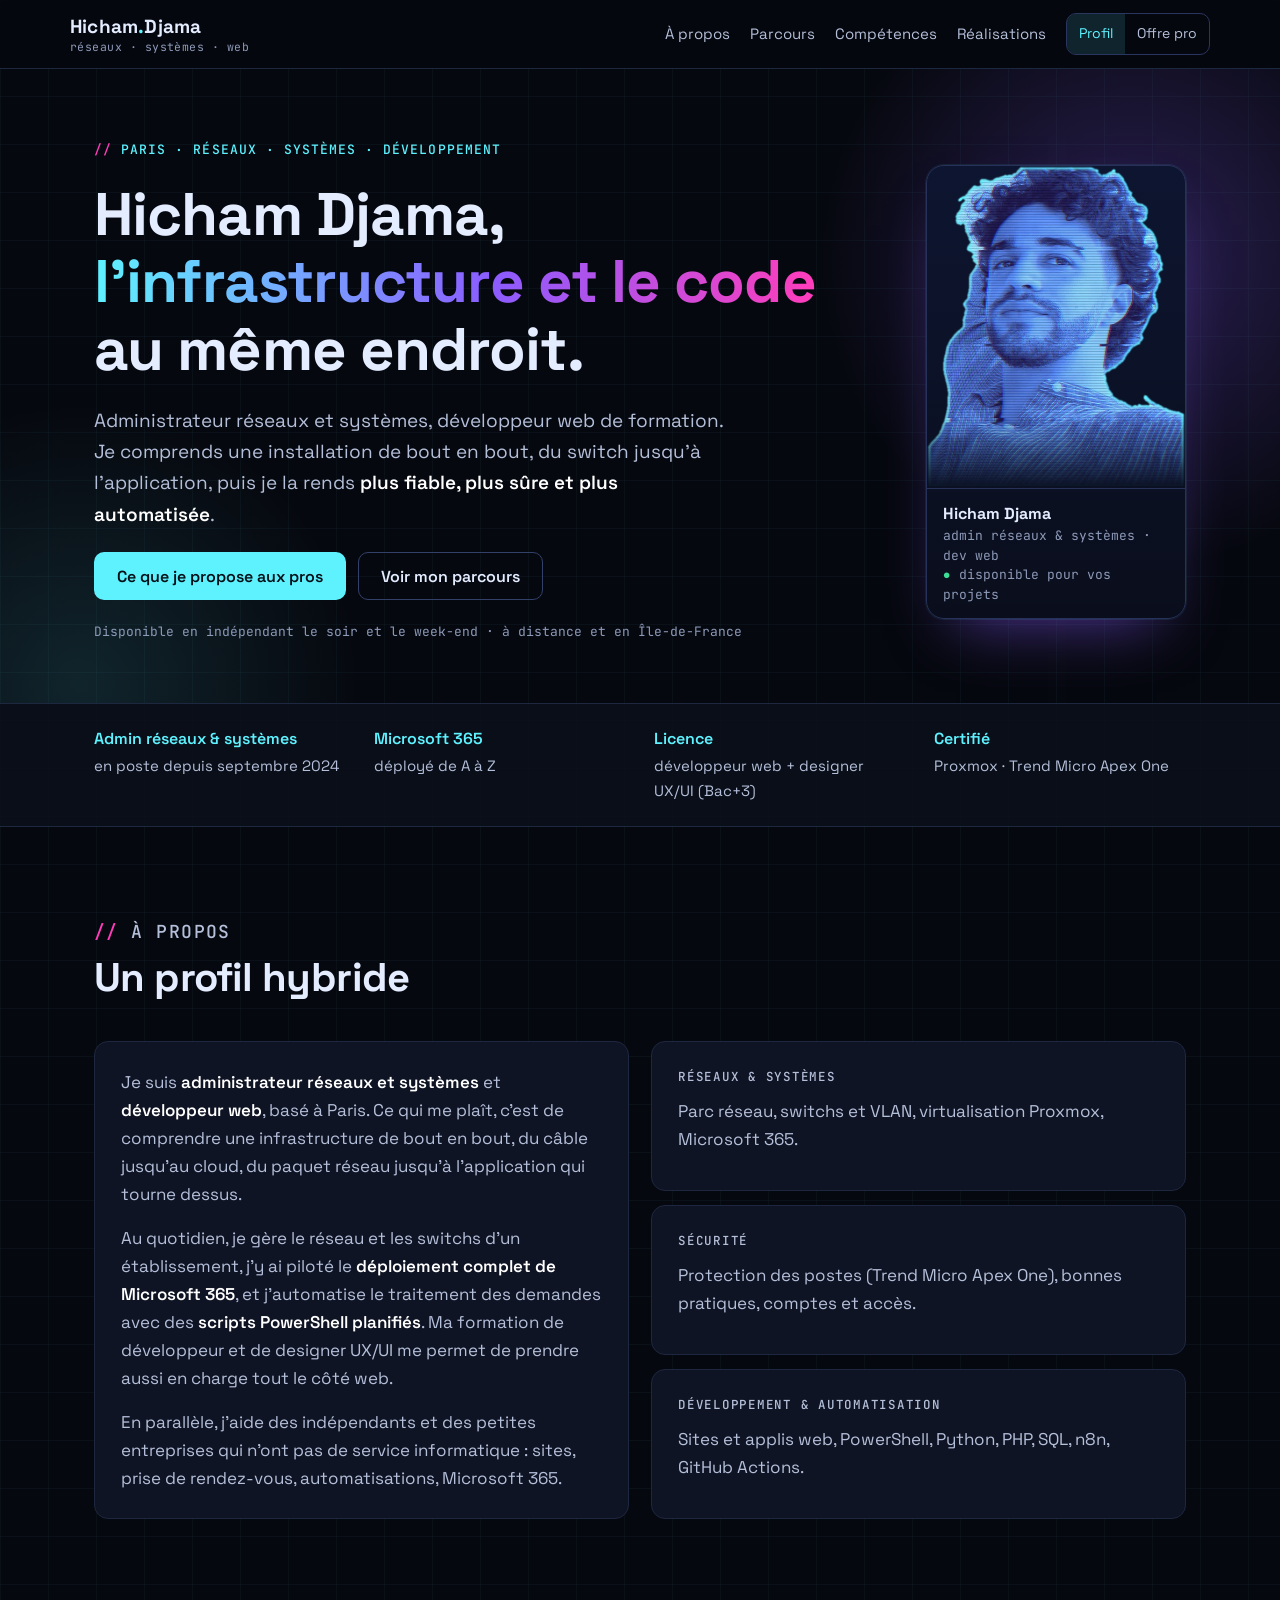
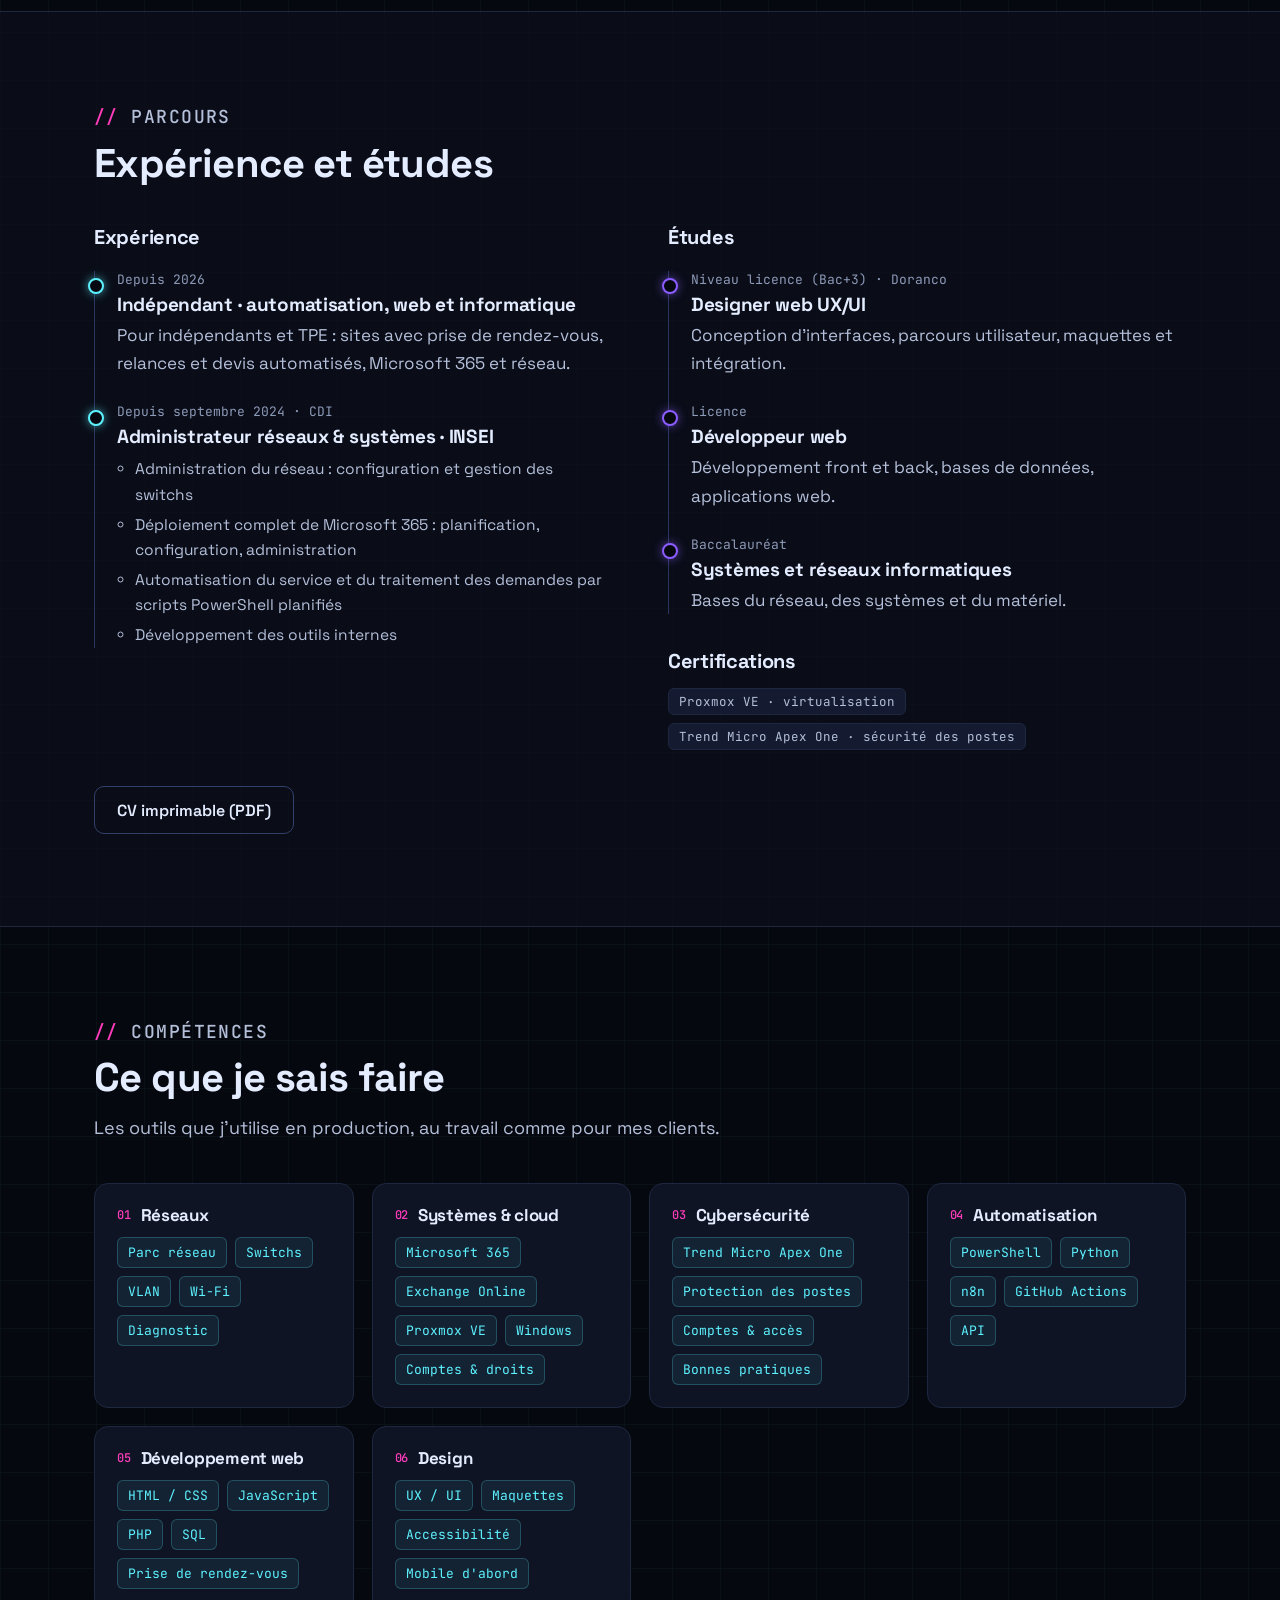
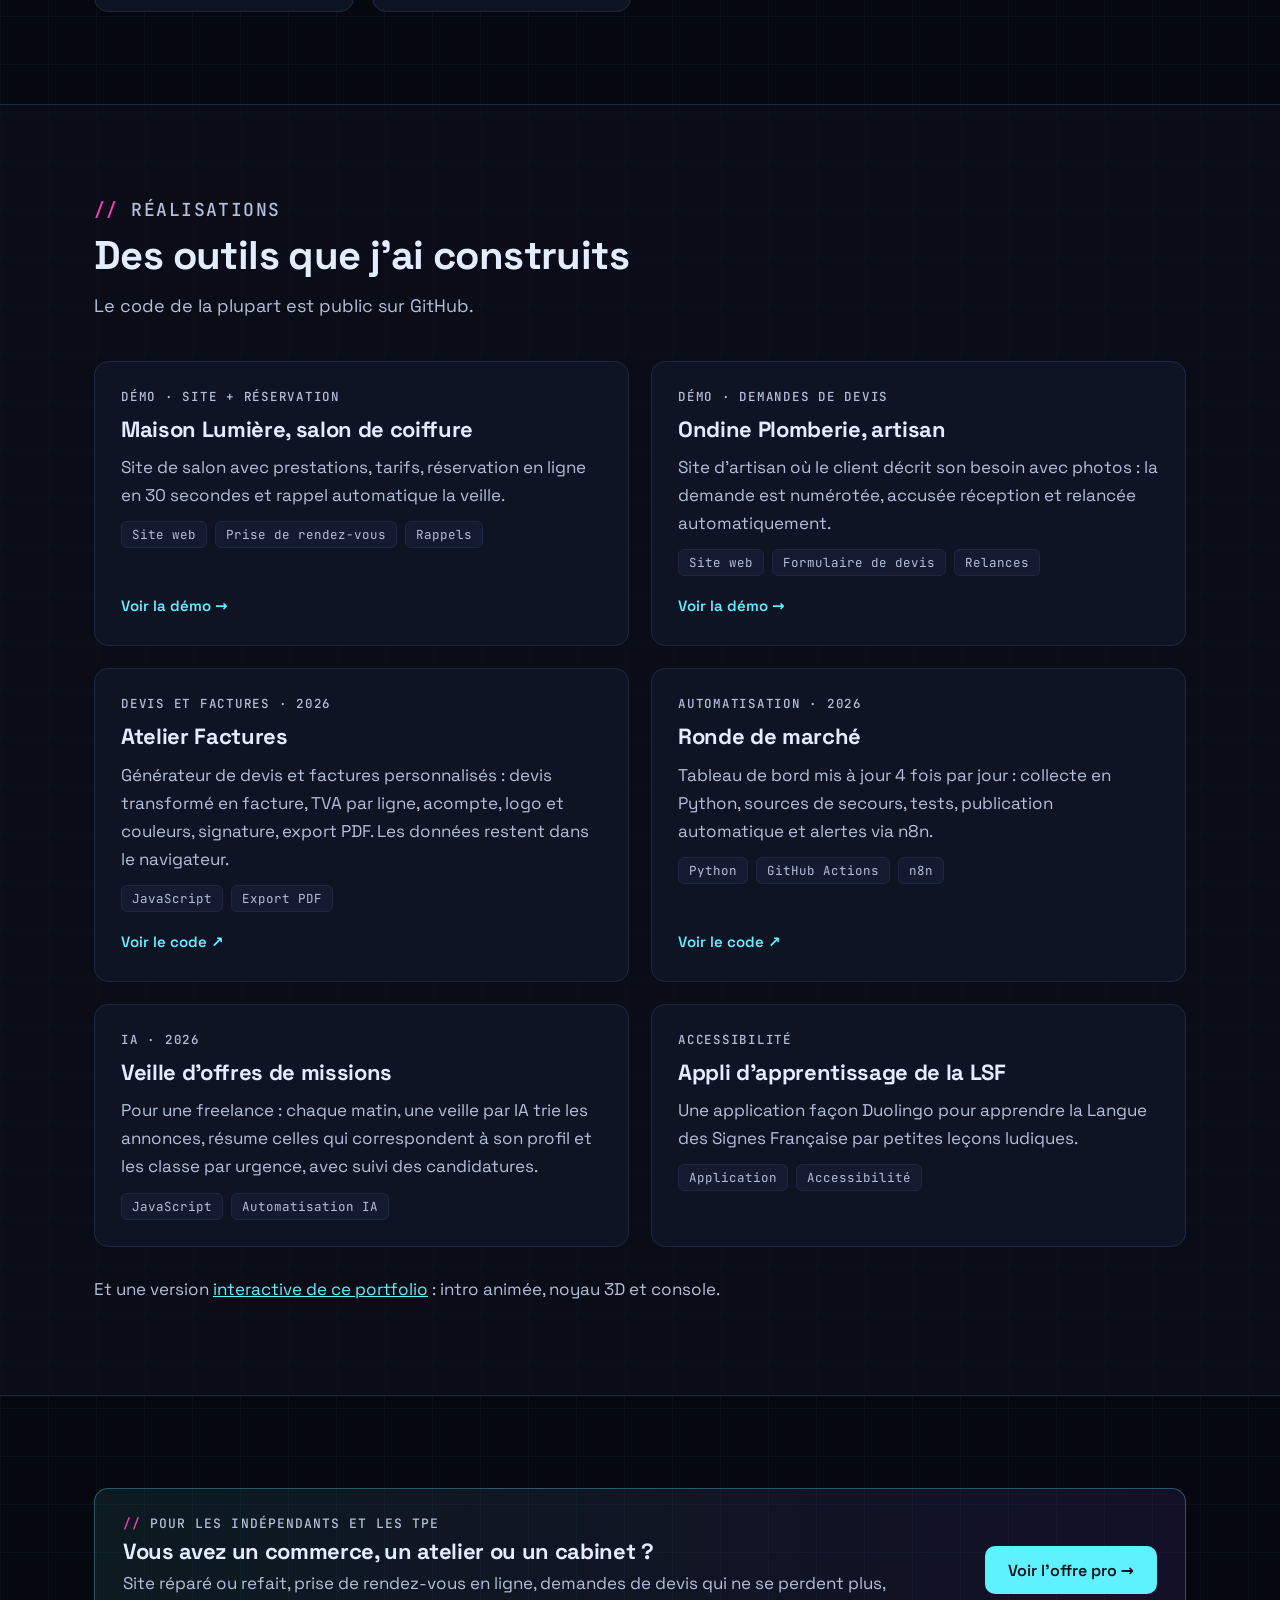
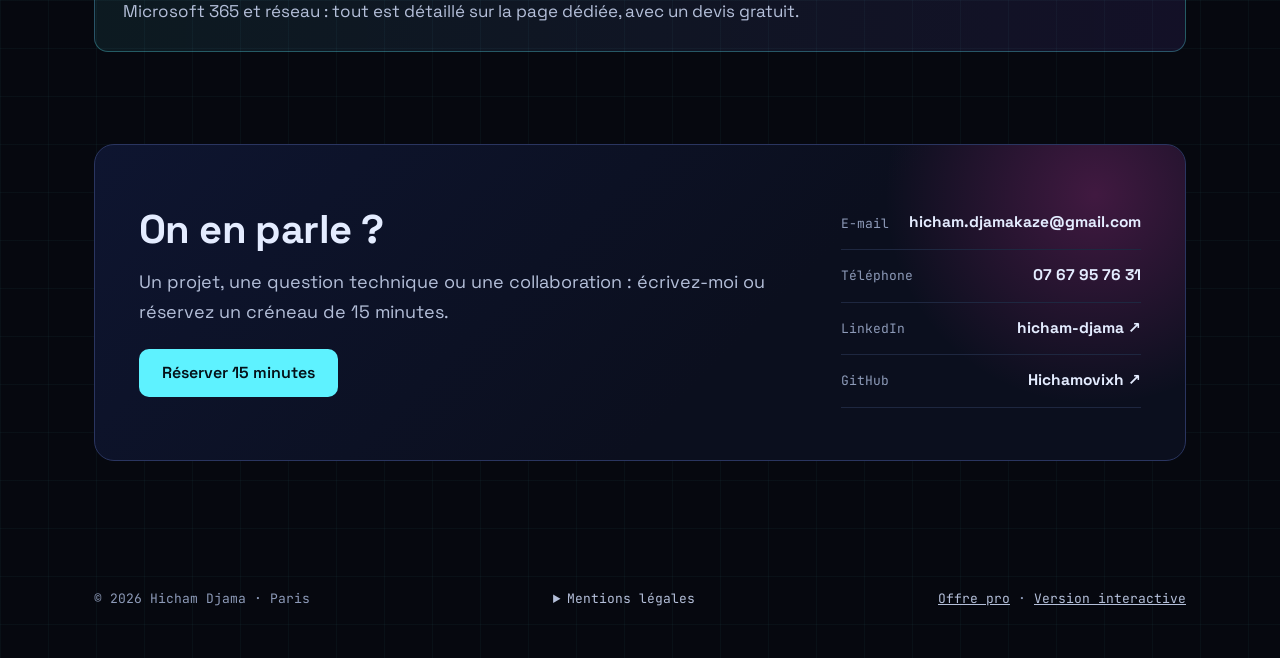
<file: index.html>
<!doctype html>
<html lang="fr">
<head>
<meta charset="utf-8">
<meta name="viewport" content="width=device-width, initial-scale=1">
<title>Hicham Djama — Administrateur réseaux & systèmes, développeur web · Paris</title>
<meta name="description" content="Hicham Djama, administrateur réseaux et systèmes et développeur web à Paris : parcours, études, compétences (réseau, Microsoft 365, Proxmox, sécurité, automatisation, web) et réalisations.">
<link rel="canonical" href="https://hichamdjama.fr/">
<meta property="og:type" content="profile">
<meta property="og:title" content="Hicham Djama — Réseaux, systèmes et développement web">
<meta property="og:description" content="Parcours, compétences et réalisations d'un profil hybride : infrastructure, sécurité, automatisation et web.">
<meta property="og:url" content="https://hichamdjama.fr/">
<meta property="og:image" content="https://hichamdjama.fr/assets/og.jpg">
<meta name="twitter:card" content="summary_large_image">
<link rel="preload" as="font" type="font/woff2" href="assets/fonts/space-grotesk.woff2" crossorigin>
<link rel="stylesheet" href="assets/site.css">
<script type="application/ld+json">
{"@context":"https://schema.org","@type":"Person","name":"Hicham Djama","url":"https://hichamdjama.fr/","email":"hicham.djamakaze@gmail.com","telephone":"+33767957631","jobTitle":"Administrateur réseaux et systèmes, développeur web","address":{"@type":"PostalAddress","addressLocality":"Paris","addressCountry":"FR"},"knowsAbout":["Réseaux","Microsoft 365","Proxmox","Cybersécurité","PowerShell","Python","PHP","SQL","Développement web","Automatisation","n8n"],"sameAs":["https://github.com/Hichamovixh","https://www.linkedin.com/in/hicham-djama-5186291b6/"]}
</script>
</head>
<body>
<a class="skip" href="#main">Aller au contenu</a>

<header class="top">
<div class="wrap nav">
<a class="brand" href="#top">Hicham<span>.</span>Djama<small>réseaux · systèmes · web</small></a>
<nav class="links" aria-label="Navigation principale">
<a class="hide-s" href="#apropos">À propos</a>
<a class="hide-s" href="#parcours">Parcours</a>
<a class="hide-s" href="#competences">Compétences</a>
<a class="hide-s" href="#realisations">Réalisations</a>
<span class="switch"><a href="./" aria-current="page">Profil</a><a href="services.html">Offre pro</a></span>
</nav>
</div>
</header>

<main id="main">
<section class="hero" id="top">
<div class="wrap">
<div class="hero-txt">
<p class="eyebrow">Paris · réseaux · systèmes · développement</p>
<h1>Hicham Djama,<br><em>l'infrastructure et le code</em> au même endroit.</h1>
<p class="lead">Administrateur réseaux et systèmes, développeur web de formation. Je comprends une installation de bout en bout, du switch jusqu'à l'application, puis je la rends <strong>plus fiable, plus sûre et plus automatisée</strong>.</p>
<div class="ctas">
<a class="btn btn-p" href="services.html">Ce que je propose aux pros</a>
<a class="btn btn-s" href="#parcours">Voir mon parcours</a>
</div>
<p class="reassure">Disponible en indépendant le soir et le week-end · à distance et en Île-de-France</p>
</div>
<div class="hero-ph">
<figure class="ph">
<img src="assets/holo.webp" width="480" height="600" alt="Portrait de Hicham Djama">
<figcaption><b>Hicham Djama</b>admin réseaux & systèmes · dev web<br><i>●</i> disponible pour vos projets</figcaption>
</figure>
</div>
</div>
</section>

<div class="proof">
<ul class="wrap" aria-label="En bref">
<li><b>Admin réseaux & systèmes</b>en poste depuis septembre 2024</li>
<li><b>Microsoft 365</b>déployé de A à Z</li>
<li><b>Licence</b>développeur web + designer UX/UI (Bac+3)</li>
<li><b>Certifié</b>Proxmox · Trend Micro Apex One</li>
</ul>
</div>

<section class="blk" id="apropos">
<div class="wrap">
<div class="head">
<p class="eyebrow">À propos</p>
<h2>Un profil hybride</h2>
</div>
<div class="grid2">
<div class="card" style="gap:16px">
<p>Je suis <strong>administrateur réseaux et systèmes</strong> et <strong>développeur web</strong>, basé à Paris. Ce qui me plaît, c'est de comprendre une infrastructure de bout en bout, du câble jusqu'au cloud, du paquet réseau jusqu'à l'application qui tourne dessus.</p>
<p>Au quotidien, je gère le réseau et les switchs d'un établissement, j'y ai piloté le <strong>déploiement complet de Microsoft 365</strong>, et j'automatise le traitement des demandes avec des <strong>scripts PowerShell planifiés</strong>. Ma formation de développeur et de designer UX/UI me permet de prendre aussi en charge tout le côté web.</p>
<p>En parallèle, j'aide des indépendants et des petites entreprises qui n'ont pas de service informatique : sites, prise de rendez-vous, automatisations, Microsoft 365.</p>
</div>
<div class="grid3" style="grid-template-columns:1fr;gap:14px">
<div class="card"><p class="k">Réseaux & systèmes</p><p>Parc réseau, switchs et VLAN, virtualisation Proxmox, Microsoft 365.</p></div>
<div class="card"><p class="k">Sécurité</p><p>Protection des postes (Trend Micro Apex One), bonnes pratiques, comptes et accès.</p></div>
<div class="card"><p class="k">Développement & automatisation</p><p>Sites et applis web, PowerShell, Python, PHP, SQL, n8n, GitHub Actions.</p></div>
</div>
</div>
</div>
</section>

<section class="blk alt" id="parcours">
<div class="wrap">
<div class="head">
<p class="eyebrow">Parcours</p>
<h2>Expérience et études</h2>
</div>
<div class="grid2" style="gap:40px 56px">
<div>
<h3 style="font-size:20px;margin-bottom:22px">Expérience</h3>
<ol class="tl">
<li>
<span class="when">Depuis 2026</span>
<h3>Indépendant · automatisation, web et informatique</h3>
<p style="color:var(--ink2)">Pour indépendants et TPE : sites avec prise de rendez-vous, relances et devis automatisés, Microsoft 365 et réseau.</p>
</li>
<li>
<span class="when">Depuis septembre 2024 · CDI</span>
<h3>Administrateur réseaux & systèmes · INSEI</h3>
<ul>
<li>Administration du réseau : configuration et gestion des switchs</li>
<li>Déploiement complet de Microsoft 365 : planification, configuration, administration</li>
<li>Automatisation du service et du traitement des demandes par scripts PowerShell planifiés</li>
<li>Développement des outils internes</li>
</ul>
</li>
</ol>
</div>
<div>
<h3 style="font-size:20px;margin-bottom:22px">Études</h3>
<ol class="tl">
<li class="edu"><span class="when">Niveau licence (Bac+3) · Doranco</span><h3>Designer web UX/UI</h3><p style="color:var(--ink2)">Conception d'interfaces, parcours utilisateur, maquettes et intégration.</p></li>
<li class="edu"><span class="when">Licence</span><h3>Développeur web</h3><p style="color:var(--ink2)">Développement front et back, bases de données, applications web.</p></li>
<li class="edu"><span class="when">Baccalauréat</span><h3>Systèmes et réseaux informatiques</h3><p style="color:var(--ink2)">Bases du réseau, des systèmes et du matériel.</p></li>
</ol>
<h3 style="font-size:20px;margin:36px 0 16px">Certifications</h3>
<div class="chips"><span>Proxmox VE · virtualisation</span><span>Trend Micro Apex One · sécurité des postes</span></div>
</div>
</div>
<p style="margin-top:36px"><a class="btn btn-s" href="interactif.html#cv">CV imprimable (PDF)</a></p>
</div>
</section>

<section class="blk" id="competences">
<div class="wrap">
<div class="head">
<p class="eyebrow">Compétences</p>
<h2>Ce que je sais faire</h2>
<p>Les outils que j'utilise en production, au travail comme pour mes clients.</p>
</div>
<div class="skillgrid">
<div class="sk"><h3><i>01</i>Réseaux</h3><ul><li>Parc réseau</li><li>Switchs</li><li>VLAN</li><li>Wi-Fi</li><li>Diagnostic</li></ul></div>
<div class="sk"><h3><i>02</i>Systèmes & cloud</h3><ul><li>Microsoft 365</li><li>Exchange Online</li><li>Proxmox VE</li><li>Windows</li><li>Comptes & droits</li></ul></div>
<div class="sk"><h3><i>03</i>Cybersécurité</h3><ul><li>Trend Micro Apex One</li><li>Protection des postes</li><li>Comptes &amp; accès</li><li>Bonnes pratiques</li></ul></div>
<div class="sk"><h3><i>04</i>Automatisation</h3><ul><li>PowerShell</li><li>Python</li><li>n8n</li><li>GitHub Actions</li><li>API</li></ul></div>
<div class="sk"><h3><i>05</i>Développement web</h3><ul><li>HTML / CSS</li><li>JavaScript</li><li>PHP</li><li>SQL</li><li>Prise de rendez-vous</li></ul></div>
<div class="sk"><h3><i>06</i>Design</h3><ul><li>UX / UI</li><li>Maquettes</li><li>Accessibilité</li><li>Mobile d'abord</li></ul></div>
</div>
</div>
</section>

<section class="blk alt" id="realisations">
<div class="wrap">
<div class="head">
<p class="eyebrow">Réalisations</p>
<h2>Des outils que j'ai construits</h2>
<p>Le code de la plupart est public sur GitHub.</p>
</div>
<div class="grid2">
<article class="card">
<p class="k">Démo · site + réservation</p>
<h3>Maison Lumière, salon de coiffure</h3>
<p>Site de salon avec prestations, tarifs, réservation en ligne en 30 secondes et rappel automatique la veille.</p>
<div class="chips"><span>Site web</span><span>Prise de rendez-vous</span><span>Rappels</span></div>
<a class="more" href="demo-salon/">Voir la démo →</a>
</article>
<article class="card">
<p class="k">Démo · demandes de devis</p>
<h3>Ondine Plomberie, artisan</h3>
<p>Site d'artisan où le client décrit son besoin avec photos : la demande est numérotée, accusée réception et relancée automatiquement.</p>
<div class="chips"><span>Site web</span><span>Formulaire de devis</span><span>Relances</span></div>
<a class="more" href="demo-artisan/">Voir la démo →</a>
</article>
<article class="card">
<p class="k">Devis et factures · 2026</p>
<h3>Atelier Factures</h3>
<p>Générateur de devis et factures personnalisés : devis transformé en facture, TVA par ligne, acompte, logo et couleurs, signature, export PDF. Les données restent dans le navigateur.</p>
<div class="chips"><span>JavaScript</span><span>Export PDF</span></div>
<a class="more" href="https://github.com/Hichamovixh/atelier-factures" target="_blank" rel="noopener">Voir le code ↗</a>
</article>
<article class="card">
<p class="k">Automatisation · 2026</p>
<h3>Ronde de marché</h3>
<p>Tableau de bord mis à jour 4 fois par jour : collecte en Python, sources de secours, tests, publication automatique et alertes via n8n.</p>
<div class="chips"><span>Python</span><span>GitHub Actions</span><span>n8n</span></div>
<a class="more" href="https://github.com/Hichamovixh/ronde-marche" target="_blank" rel="noopener">Voir le code ↗</a>
</article>
<article class="card">
<p class="k">IA · 2026</p>
<h3>Veille d'offres de missions</h3>
<p>Pour une freelance : chaque matin, une veille par IA trie les annonces, résume celles qui correspondent à son profil et les classe par urgence, avec suivi des candidatures.</p>
<div class="chips"><span>JavaScript</span><span>Automatisation IA</span></div>
</article>
<article class="card">
<p class="k">Accessibilité</p>
<h3>Appli d'apprentissage de la LSF</h3>
<p>Une application façon Duolingo pour apprendre la Langue des Signes Française par petites leçons ludiques.</p>
<div class="chips"><span>Application</span><span>Accessibilité</span></div>
</article>
</div>
<p style="margin-top:28px;color:var(--ink2)">Et une version <a href="interactif.html">interactive de ce portfolio</a> : intro animée, noyau 3D et console.</p>
</div>
</section>

<section class="blk" id="pro">
<div class="wrap">
<div class="door">
<div>
<p class="eyebrow">Pour les indépendants et les TPE</p>
<h3>Vous avez un commerce, un atelier ou un cabinet ?</h3>
<p>Site réparé ou refait, prise de rendez-vous en ligne, demandes de devis qui ne se perdent plus, Microsoft 365 et réseau : tout est détaillé sur la page dédiée, avec un devis gratuit.</p>
</div>
<a class="btn btn-p" href="services.html">Voir l'offre pro →</a>
</div>
</div>
</section>

<section class="blk" id="contact" style="padding-top:0">
<div class="wrap">
<div class="cta">
<div class="l">
<h2>On en parle ?</h2>
<p>Un projet, une question technique ou une collaboration : écrivez-moi ou réservez un créneau de 15 minutes.</p>
<p style="margin-top:8px"><a class="btn btn-p js-book" href="mailto:hicham.djamakaze@gmail.com">Réserver 15 minutes</a></p>
</div>
<div class="r">
<a class="line" href="mailto:hicham.djamakaze@gmail.com"><span>E-mail</span><b>hicham.djamakaze@gmail.com</b></a>
<a class="line" href="tel:+33767957631"><span>Téléphone</span><b>07 67 95 76 31</b></a>
<a class="line" href="https://www.linkedin.com/in/hicham-djama-5186291b6/" target="_blank" rel="noopener"><span>LinkedIn</span><b>hicham-djama ↗</b></a>
<a class="line" href="https://github.com/Hichamovixh" target="_blank" rel="noopener"><span>GitHub</span><b>Hichamovixh ↗</b></a>
</div>
</div>
</div>
</section>
</main>

<footer>
<div class="wrap">
<p>© <span class="js-y">2026</span> Hicham Djama · Paris</p>
<details>
<summary>Mentions légales</summary>
<p>Éditeur du site : Hicham Djama, Paris · hicham.djamakaze@gmail.com.<!-- À ajouter dès l'immatriculation : « Entrepreneur individuel — SIRET … » --> Hébergement : GitHub Pages, GitHub, Inc. Ce site n'utilise aucun cookie ni outil de mesure d'audience.</p>
</details>
<p><a href="services.html">Offre pro</a> · <a href="interactif.html">Version interactive</a></p>
</div>
</footer>

<script src="assets/site.js"></script>
</body>
</html>
</file>
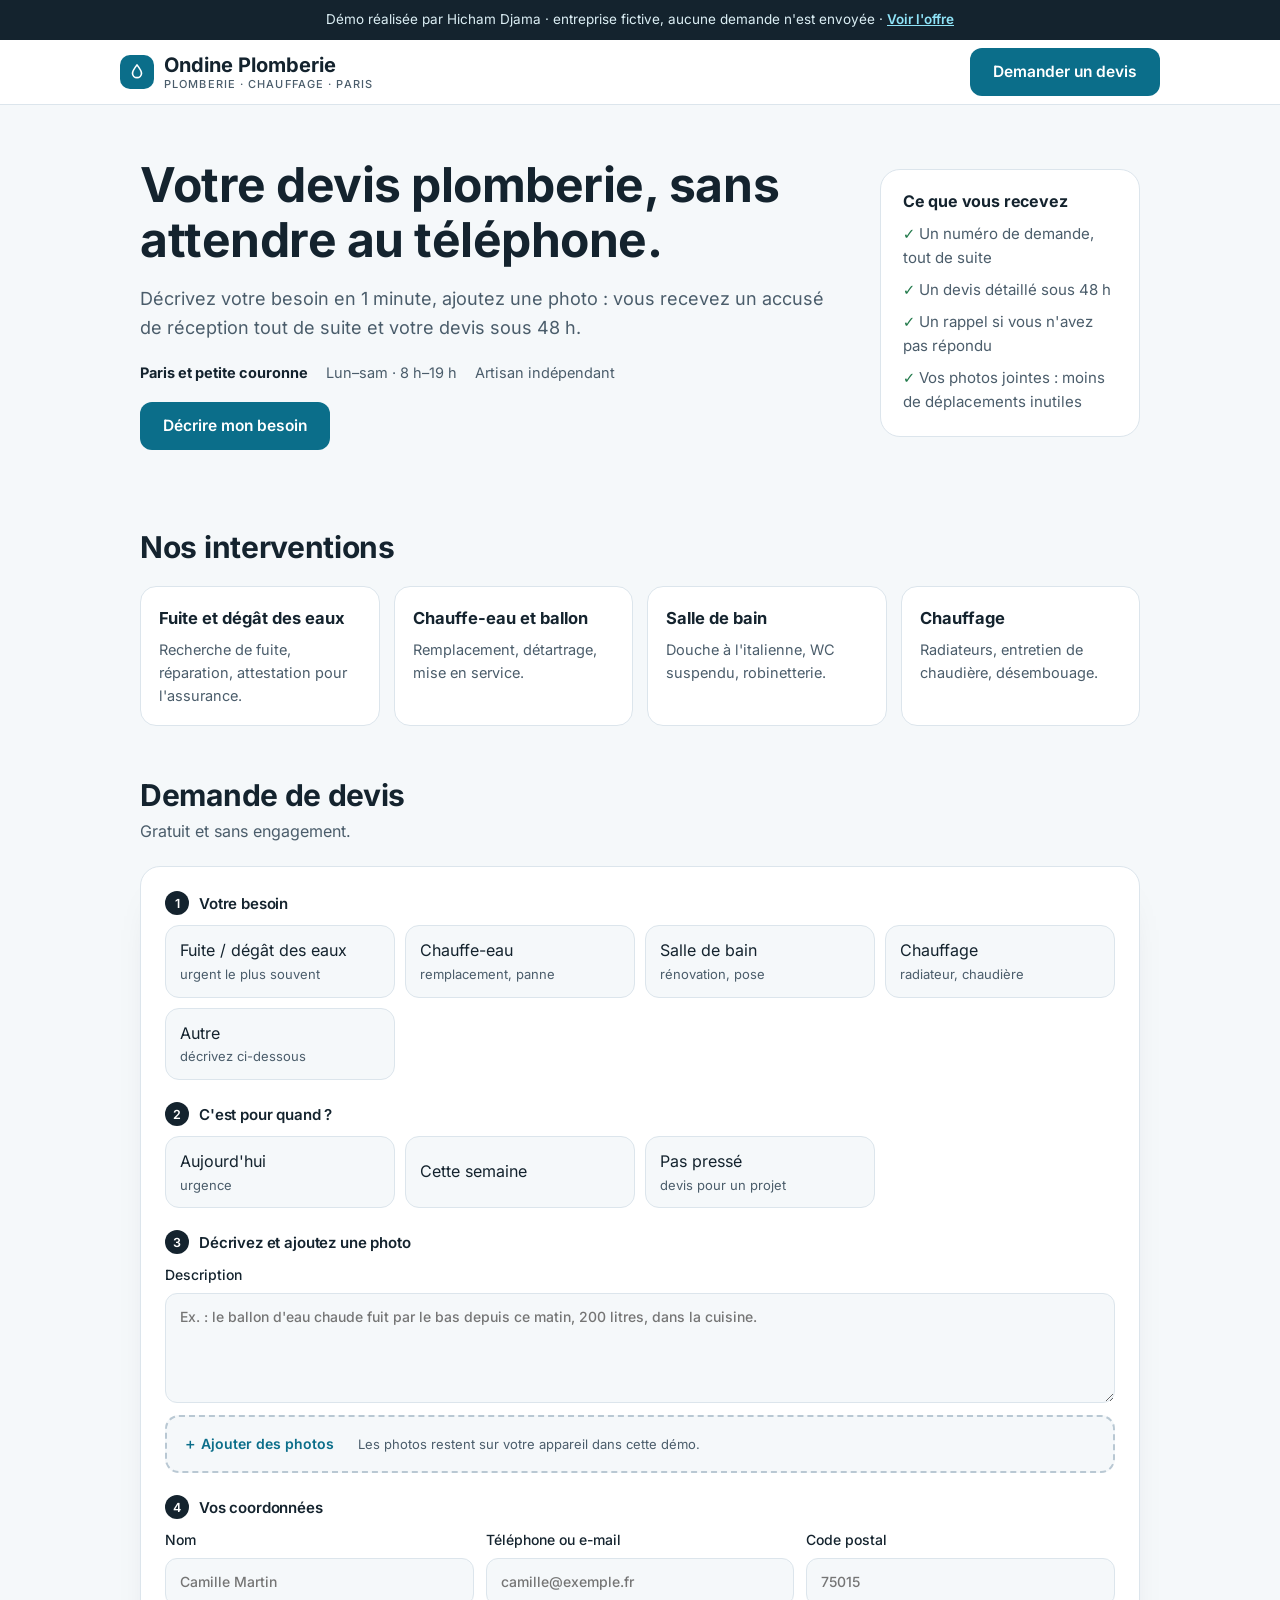
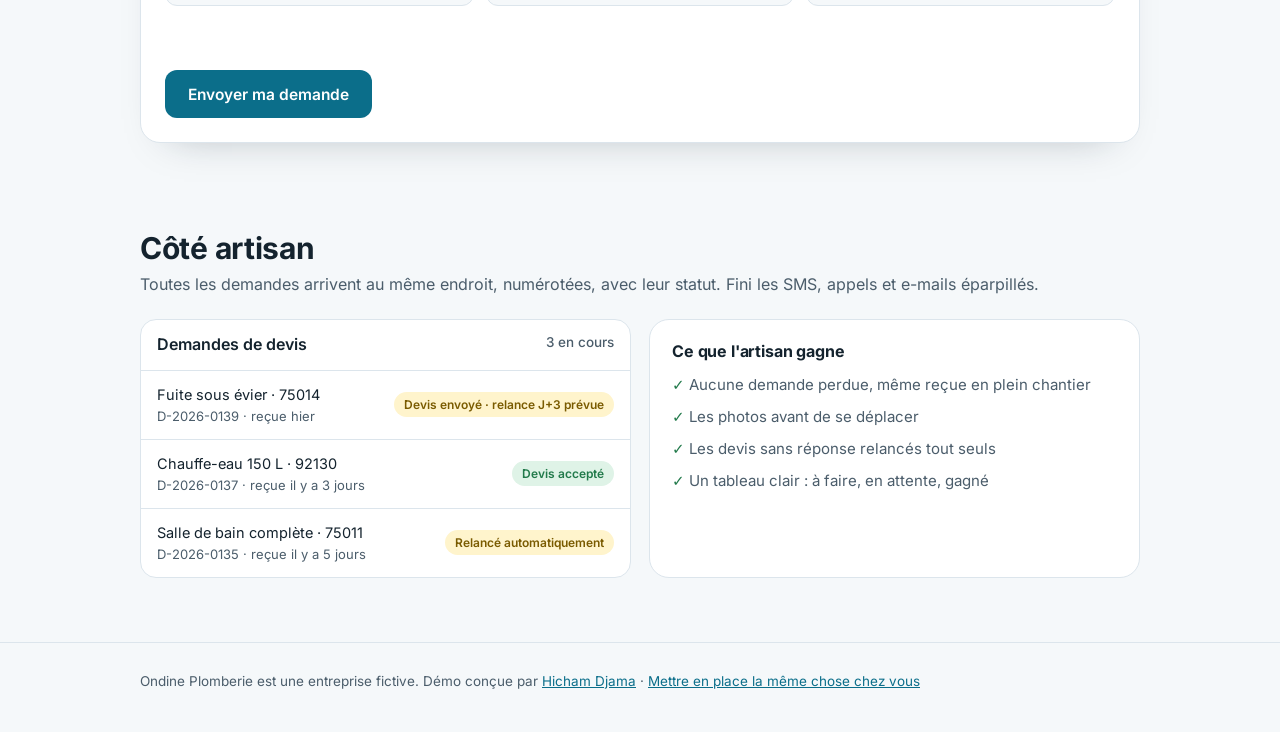
<file: demo-artisan/index.html>
<!doctype html>
<html lang="fr">
<head>
<meta charset="utf-8">
<meta name="viewport" content="width=device-width, initial-scale=1">
<title>Ondine Plomberie — Plombier chauffagiste (démo)</title>
<meta name="robots" content="noindex">
<style>
@font-face{font-family:Inter;font-style:normal;font-weight:100 900;font-display:swap;src:url(../assets/fonts/inter.woff2) format("woff2-variations"),url(../assets/fonts/inter.woff2) format("woff2")}
:root{--bg:#F5F8FA;--paper:#fff;--ink:#14232E;--ink2:#4B5D6B;--line:#DCE5EC;--acc:#0B6E8A;--acc-d:#08566C;--soft:#E3F1F5;--warn:#B4541A;--ok:#227A4B}
*{box-sizing:border-box}
body{margin:0;background:var(--bg);color:var(--ink);font:400 16px/1.6 Inter,system-ui,sans-serif}
h1,h2,h3{font-weight:700;line-height:1.15;margin:0;letter-spacing:-.01em}
p{margin:0}
a{color:var(--acc)}
.wrap{max-width:1040px;margin:0 auto;padding:0 20px}
@media (max-width:520px){.wrap{padding:0 16px}}
:focus-visible{outline:3px solid var(--acc);outline-offset:3px;border-radius:6px}
.demo{background:var(--ink);color:#DCEFF5;font-size:13.5px;text-align:center;padding:9px 16px}
.demo a{color:#8FE3F7;font-weight:600}
header{background:var(--paper);border-bottom:1px solid var(--line)}
.nav{display:flex;align-items:center;justify-content:space-between;gap:12px;min-height:64px;flex-wrap:wrap;padding:8px 0}
.logo{font:700 20px Inter,sans-serif;color:var(--ink);text-decoration:none;display:flex;align-items:center;gap:10px}
.logo i{width:34px;height:34px;border-radius:10px;background:var(--acc);display:inline-flex;align-items:center;justify-content:center}
.logo small{display:block;font:500 11px Inter,sans-serif;letter-spacing:.1em;text-transform:uppercase;color:var(--ink2)}
.btn{display:inline-flex;align-items:center;justify-content:center;min-height:48px;padding:12px 22px;border-radius:12px;font:600 15.5px Inter,sans-serif;text-decoration:none;border:1px solid transparent;cursor:pointer;text-align:center}
.btn-p{background:var(--acc);color:#fff}.btn-p:hover{background:var(--acc-d)}
.btn-s{background:var(--paper);border-color:#B9C8D3;color:var(--ink)}
.hero{padding:52px 0 36px}
.hero .wrap{display:flex;flex-wrap:wrap;gap:32px;align-items:center}
.hero .t{flex:999 1 440px;min-width:0;display:flex;flex-direction:column;gap:18px}
.hero h1{font-size:clamp(32px,5vw,48px)}
.hero p{font-size:18px;color:var(--ink2)}
.facts{display:flex;flex-wrap:wrap;gap:8px 18px;font-size:14.5px;color:var(--ink2)}
.facts b{color:var(--ink)}
.badge{flex:1 1 260px;min-width:0;background:var(--paper);border:1px solid var(--line);border-radius:20px;padding:22px;display:flex;flex-direction:column;gap:12px}
.badge h3{font-size:16px}
.badge ul{margin:0;padding:0;list-style:none;display:flex;flex-direction:column;gap:8px;font-size:15px;color:var(--ink2)}
.badge li::before{content:"✓ ";color:var(--ok);font-weight:700}
section{padding:44px 0}
.h2{display:flex;flex-direction:column;gap:6px;margin-bottom:22px}
.h2 h2{font-size:30px}
.h2 p{color:var(--ink2)}
.svcs{display:grid;grid-template-columns:repeat(auto-fit,minmax(min(100%,230px),1fr));gap:14px}
.svc{background:var(--paper);border:1px solid var(--line);border-radius:16px;padding:18px;display:flex;flex-direction:column;gap:6px}
.svc b{font-size:16.5px}
.svc span{color:var(--ink2);font-size:14.5px}
/* form */
.devis{background:var(--paper);border:1px solid var(--line);border-radius:20px;padding:24px;display:flex;flex-direction:column;gap:22px;box-shadow:0 20px 40px -30px rgba(20,35,46,.35)}
@media (max-width:520px){.devis{padding:18px}}
.step h3{font:600 15px Inter,sans-serif;margin-bottom:10px;display:flex;gap:10px;align-items:center}
.step h3 i{font-style:normal;width:24px;height:24px;border-radius:50%;background:var(--ink);color:#fff;font-size:12.5px;display:inline-flex;align-items:center;justify-content:center;flex:none}
.opts{display:grid;grid-template-columns:repeat(auto-fill,minmax(min(100%,190px),1fr));gap:10px}
.opt{text-align:left;background:var(--bg);border:1.5px solid var(--line);border-radius:14px;padding:12px 14px;font:inherit;color:var(--ink);cursor:pointer;min-height:52px}
.opt small{display:block;color:var(--ink2);font-size:13px}
.opt[aria-pressed="true"]{border-color:var(--acc);background:var(--soft)}
.opt.urg[aria-pressed="true"]{border-color:var(--warn);background:#FBEDE4}
.form{display:grid;grid-template-columns:repeat(auto-fit,minmax(min(100%,220px),1fr));gap:12px}
label{display:flex;flex-direction:column;gap:6px;font-size:14px;font-weight:500}
input,textarea{font:inherit;padding:12px 14px;border:1.5px solid var(--line);border-radius:12px;background:var(--bg);color:var(--ink);min-height:48px;width:100%}
textarea{min-height:110px;resize:vertical}
.full{grid-column:1/-1}
.drop{border:2px dashed #B9C8D3;border-radius:14px;padding:16px;display:flex;flex-wrap:wrap;gap:12px;align-items:center;background:var(--bg)}
.drop label{flex-direction:row;align-items:center;gap:10px;cursor:pointer;color:var(--acc);font-weight:600}
.drop input{position:absolute;width:1px;height:1px;opacity:0}
.thumbs{display:flex;flex-wrap:wrap;gap:8px}
.thumbs img{width:64px;height:64px;object-fit:cover;border-radius:10px;border:1px solid var(--line)}
.err{color:#B42318;font-size:14px;min-height:20px}
.note{font-size:13px;color:var(--ink2)}
/* result */
#ok{display:none;flex-direction:column;gap:18px}
#ok.show{display:flex}
.ticket{background:var(--soft);border:1px solid #BFE0EA;border-radius:16px;padding:18px;display:flex;flex-direction:column;gap:6px}
.ticket .n{font:700 22px Inter,sans-serif;color:var(--acc-d)}
.mail{background:var(--paper);border:1px solid var(--line);border-radius:14px;overflow:hidden}
.mail .hd{background:#EEF3F6;padding:10px 14px;font-size:13px;color:var(--ink2);display:flex;flex-direction:column;gap:2px}
.mail .bd{padding:14px;font-size:14.5px;white-space:pre-line}
.flow{list-style:none;margin:0;padding:0 0 0 18px;border-left:2px solid var(--line);display:flex;flex-direction:column;gap:14px}
.flow li{position:relative;font-size:14.5px;color:var(--ink2)}
.flow li::before{content:"";position:absolute;left:-25px;top:5px;width:12px;height:12px;border-radius:50%;background:var(--paper);border:2px solid #B9C8D3}
.flow li.done::before{background:var(--ok);border-color:var(--ok)}
.flow b{color:var(--ink)}
/* pro side */
.side{display:grid;grid-template-columns:repeat(auto-fit,minmax(min(100%,300px),1fr));gap:18px}
.inbox{background:var(--paper);border:1px solid var(--line);border-radius:16px;overflow:hidden}
.inbox .top{padding:12px 16px;border-bottom:1px solid var(--line);font-weight:600;display:flex;justify-content:space-between;gap:8px;flex-wrap:wrap}
.inbox .top span{font-weight:500;color:var(--ink2);font-size:13.5px}
.row{display:flex;justify-content:space-between;gap:10px;padding:12px 16px;border-bottom:1px solid var(--line);font-size:14.5px;flex-wrap:wrap}
.row:last-child{border-bottom:0}
.row small{display:block;color:var(--ink2);font-size:13px}
.pill{align-self:center;font-size:12px;font-weight:600;padding:3px 10px;border-radius:999px;white-space:nowrap}
.p-new{background:#FBEDE4;color:var(--warn)}.p-wait{background:#FFF4CC;color:#7A5B00}.p-ok{background:#DFF3E7;color:var(--ok)}
.row.fresh{background:#F2FAFC;animation:in .6s ease}
@keyframes in{from{opacity:0;transform:translateY(-6px)}to{opacity:1;transform:none}}
footer{padding:28px 0 40px;font-size:13.5px;color:var(--ink2);border-top:1px solid var(--line);margin-top:20px}
</style>
</head>
<body>
<p class="demo">Démo réalisée par Hicham Djama · entreprise fictive, aucune demande n'est envoyée · <a href="../services.html">Voir l'offre</a></p>
<header>
<div class="wrap nav">
<a class="logo" href="#"><i aria-hidden="true"><svg width="18" height="18" viewBox="0 0 24 24" fill="none" stroke="#fff" stroke-width="2.2" stroke-linecap="round" stroke-linejoin="round"><path d="M12 2.5c3.5 4.6 6 8 6 11a6 6 0 0 1-12 0c0-3 2.5-6.4 6-11z"/></svg></i><span>Ondine Plomberie<small>plomberie · chauffage · Paris</small></span></a>
<a class="btn btn-p" href="#devis">Demander un devis</a>
</div>
</header>

<main>
<section class="hero">
<div class="wrap">
<div class="t">
<h1>Votre devis plomberie, sans attendre au téléphone.</h1>
<p>Décrivez votre besoin en 1 minute, ajoutez une photo : vous recevez un accusé de réception tout de suite et votre devis sous 48 h.</p>
<div class="facts"><span><b>Paris et petite couronne</b></span><span>Lun–sam · 8 h–19 h</span><span>Artisan indépendant</span></div>
<p><a class="btn btn-p" href="#devis">Décrire mon besoin</a></p>
</div>
<div class="badge">
<h3>Ce que vous recevez</h3>
<ul>
<li>Un numéro de demande, tout de suite</li>
<li>Un devis détaillé sous 48 h</li>
<li>Un rappel si vous n'avez pas répondu</li>
<li>Vos photos jointes : moins de déplacements inutiles</li>
</ul>
</div>
</div>
</section>

<section>
<div class="wrap">
<div class="h2"><h2>Nos interventions</h2></div>
<div class="svcs">
<div class="svc"><b>Fuite et dégât des eaux</b><span>Recherche de fuite, réparation, attestation pour l'assurance.</span></div>
<div class="svc"><b>Chauffe-eau et ballon</b><span>Remplacement, détartrage, mise en service.</span></div>
<div class="svc"><b>Salle de bain</b><span>Douche à l'italienne, WC suspendu, robinetterie.</span></div>
<div class="svc"><b>Chauffage</b><span>Radiateurs, entretien de chaudière, désembouage.</span></div>
</div>
</div>
</section>

<section id="devis" style="padding-top:8px">
<div class="wrap">
<div class="h2"><h2>Demande de devis</h2><p>Gratuit et sans engagement.</p></div>
<div class="devis">
<div id="flow" style="display:flex;flex-direction:column;gap:22px">
<div class="step"><h3><i>1</i>Votre besoin</h3>
<div class="opts" id="types"></div></div>
<div class="step"><h3><i>2</i>C'est pour quand ?</h3>
<div class="opts" id="urg"></div></div>
<div class="step"><h3><i>3</i>Décrivez et ajoutez une photo</h3>
<div class="form">
<label class="full">Description<textarea id="desc" placeholder="Ex. : le ballon d'eau chaude fuit par le bas depuis ce matin, 200 litres, dans la cuisine."></textarea></label>
<div class="full drop"><label><input type="file" id="ph" accept="image/*" multiple>＋ Ajouter des photos</label><div class="thumbs" id="thumbs"></div><span class="note">Les photos restent sur votre appareil dans cette démo.</span></div>
</div></div>
<div class="step"><h3><i>4</i>Vos coordonnées</h3>
<div class="form">
<label>Nom<input id="nm" autocomplete="name" placeholder="Camille Martin"></label>
<label>Téléphone ou e-mail<input id="ct" placeholder="camille@exemple.fr"></label>
<label>Code postal<input id="cp" inputmode="numeric" placeholder="75015"></label>
</div></div>
<p class="err" id="err" role="alert"></p>
<p><button class="btn btn-p" id="go" type="button">Envoyer ma demande</button></p>
</div>

<div id="ok" aria-live="polite">
<div class="ticket"><span>Demande enregistrée</span><span class="n" id="num"></span><span id="okTxt"></span></div>
<div class="mail">
<div class="hd"><b>Accusé de réception envoyé automatiquement</b><span id="mTo"></span><span>Objet : Votre demande de devis <span id="mNum"></span></span></div>
<div class="bd" id="mBody"></div>
</div>
<div>
<h3 style="font-size:16px;margin-bottom:12px">Et ensuite, sans que l'artisan y pense</h3>
<ol class="flow" id="steps"></ol>
</div>
<p><button class="btn btn-s" id="again" type="button">Faire une autre demande</button></p>
</div>
</div>
</div>
</section>

<section>
<div class="wrap">
<div class="h2"><h2>Côté artisan</h2><p>Toutes les demandes arrivent au même endroit, numérotées, avec leur statut. Fini les SMS, appels et e-mails éparpillés.</p></div>
<div class="side">
<div class="inbox">
<div class="top">Demandes de devis <span id="cnt">3 en cours</span></div>
<div id="rows">
<div class="row"><div>Fuite sous évier · 75014<small>D-2026-0139 · reçue hier</small></div><span class="pill p-wait">Devis envoyé · relance J+3 prévue</span></div>
<div class="row"><div>Chauffe-eau 150 L · 92130<small>D-2026-0137 · reçue il y a 3 jours</small></div><span class="pill p-ok">Devis accepté</span></div>
<div class="row"><div>Salle de bain complète · 75011<small>D-2026-0135 · reçue il y a 5 jours</small></div><span class="pill p-wait">Relancé automatiquement</span></div>
</div>
</div>
<div class="badge" style="background:var(--paper)">
<h3>Ce que l'artisan gagne</h3>
<ul>
<li>Aucune demande perdue, même reçue en plein chantier</li>
<li>Les photos avant de se déplacer</li>
<li>Les devis sans réponse relancés tout seuls</li>
<li>Un tableau clair : à faire, en attente, gagné</li>
</ul>
</div>
</div>
</div>
</section>
</main>

<footer>
<div class="wrap">Ondine Plomberie est une entreprise fictive. Démo conçue par <a href="../">Hicham Djama</a> · <a href="../services.html">Mettre en place la même chose chez vous</a></div>
</footer>

<script>
const $=id=>document.getElementById(id);
const TYPES=[['Fuite / dégât des eaux','urgent le plus souvent'],['Chauffe-eau','remplacement, panne'],['Salle de bain','rénovation, pose'],['Chauffage','radiateur, chaudière'],['Autre','décrivez ci-dessous']];
const URG=[['Aujourd\'hui','urgence'],['Cette semaine',''],['Pas pressé','devis pour un projet']];
let s={t:null,u:null},n=142;
$('types').innerHTML=TYPES.map((t,i)=>`<button type="button" class="opt" aria-pressed="false" data-t="${i}">${t[0]}<small>${t[1]}</small></button>`).join('');
$('urg').innerHTML=URG.map((t,i)=>`<button type="button" class="opt urg" aria-pressed="false" data-u="${i}">${t[0]}${t[1]?`<small>${t[1]}</small>`:''}</button>`).join('');
document.addEventListener('click',e=>{
 const o=e.target.closest('.opt');if(!o)return;
 if(o.dataset.t!==undefined){s.t=+o.dataset.t;document.querySelectorAll('[data-t]').forEach(b=>b.setAttribute('aria-pressed',b===o))}
 if(o.dataset.u!==undefined){s.u=+o.dataset.u;document.querySelectorAll('[data-u]').forEach(b=>b.setAttribute('aria-pressed',b===o))}
 $('err').textContent='';
});
$('ph').addEventListener('change',e=>{
 $('thumbs').innerHTML='';
 [...e.target.files].slice(0,4).forEach(f=>{const i=new Image();i.alt='Photo jointe';i.src=URL.createObjectURL(f);$('thumbs').appendChild(i)});
});
function esc(x){return x.replace(/[&<>"]/g,c=>({'&':'&amp;','<':'&lt;','>':'&gt;','"':'&quot;'}[c]))}
$('go').onclick=()=>{
 if(s.t===null)return $('err').textContent='Choisissez votre besoin.';
 if(s.u===null)return $('err').textContent='Indiquez quand c\'est pour.';
 const nm=$('nm').value.trim()||'Camille',ct=$('ct').value.trim()||'camille@exemple.fr',cp=$('cp').value.trim()||'75015';
 const num='D-2026-0'+(++n),typ=TYPES[s.t][0],urg=URG[s.u][0],ph=$('ph').files.length;
 $('num').textContent=num;
 $('okTxt').textContent=`${nm}, votre demande « ${typ} » (${urg.toLowerCase()}) est bien reçue${ph?` avec ${ph} photo${ph>1?'s':''}`:''}.`;
 $('mTo').textContent='À : '+ct;$('mNum').textContent=num;
 $('mBody').textContent=`Bonjour ${nm},\n\nNous avons bien reçu votre demande n° ${num} (${typ.toLowerCase()}, ${cp}).\n${s.u===0?'Comme c\'est urgent, nous vous rappelons dans l\'heure.':'Vous recevrez votre devis détaillé sous 48 h.'}\n\nÀ bientôt,\nOndine Plomberie`;
 const steps=s.u===0
  ?[['done','Maintenant','accusé de réception envoyé, l\'artisan reçoit une alerte « urgent » sur son téléphone'],['','Dans l\'heure','rappel du client'],['','Après l\'intervention','facture envoyée, puis relance automatique si elle n\'est pas réglée']]
  :[['done','Maintenant','accusé de réception envoyé, demande ajoutée au tableau de l\'artisan'],['','Sous 48 h','devis envoyé au client'],['','3 jours plus tard','relance automatique si le devis n\'a pas de réponse'],['','Devis accepté','rendez-vous proposé et rappel la veille']];
 $('steps').innerHTML=steps.map(x=>`<li class="${x[0]}"><b>${x[1]}</b> · ${x[2]}</li>`).join('');
 const r=document.createElement('div');r.className='row fresh';
 r.innerHTML=`<div>${esc(typ)} · ${esc(cp)}<small>${num} · à l'instant${ph?' · '+ph+' photo'+(ph>1?'s':''):''}</small></div><span class="pill p-new">${s.u===0?'Urgent · à rappeler':'Nouvelle'}</span>`;
 $('rows').prepend(r);$('cnt').textContent=$('rows').children.length+' en cours';
 $('flow').style.display='none';$('ok').classList.add('show');
 $('ok').scrollIntoView({behavior:'smooth',block:'start'});
};
$('again').onclick=()=>{s={t:null,u:null};['desc','nm','ct','cp'].forEach(i=>$(i).value='');$('ph').value='';$('thumbs').innerHTML='';
 document.querySelectorAll('.opt').forEach(b=>b.setAttribute('aria-pressed','false'));$('ok').classList.remove('show');$('flow').style.display='flex'};
</script>
</body>
</html>
</file>
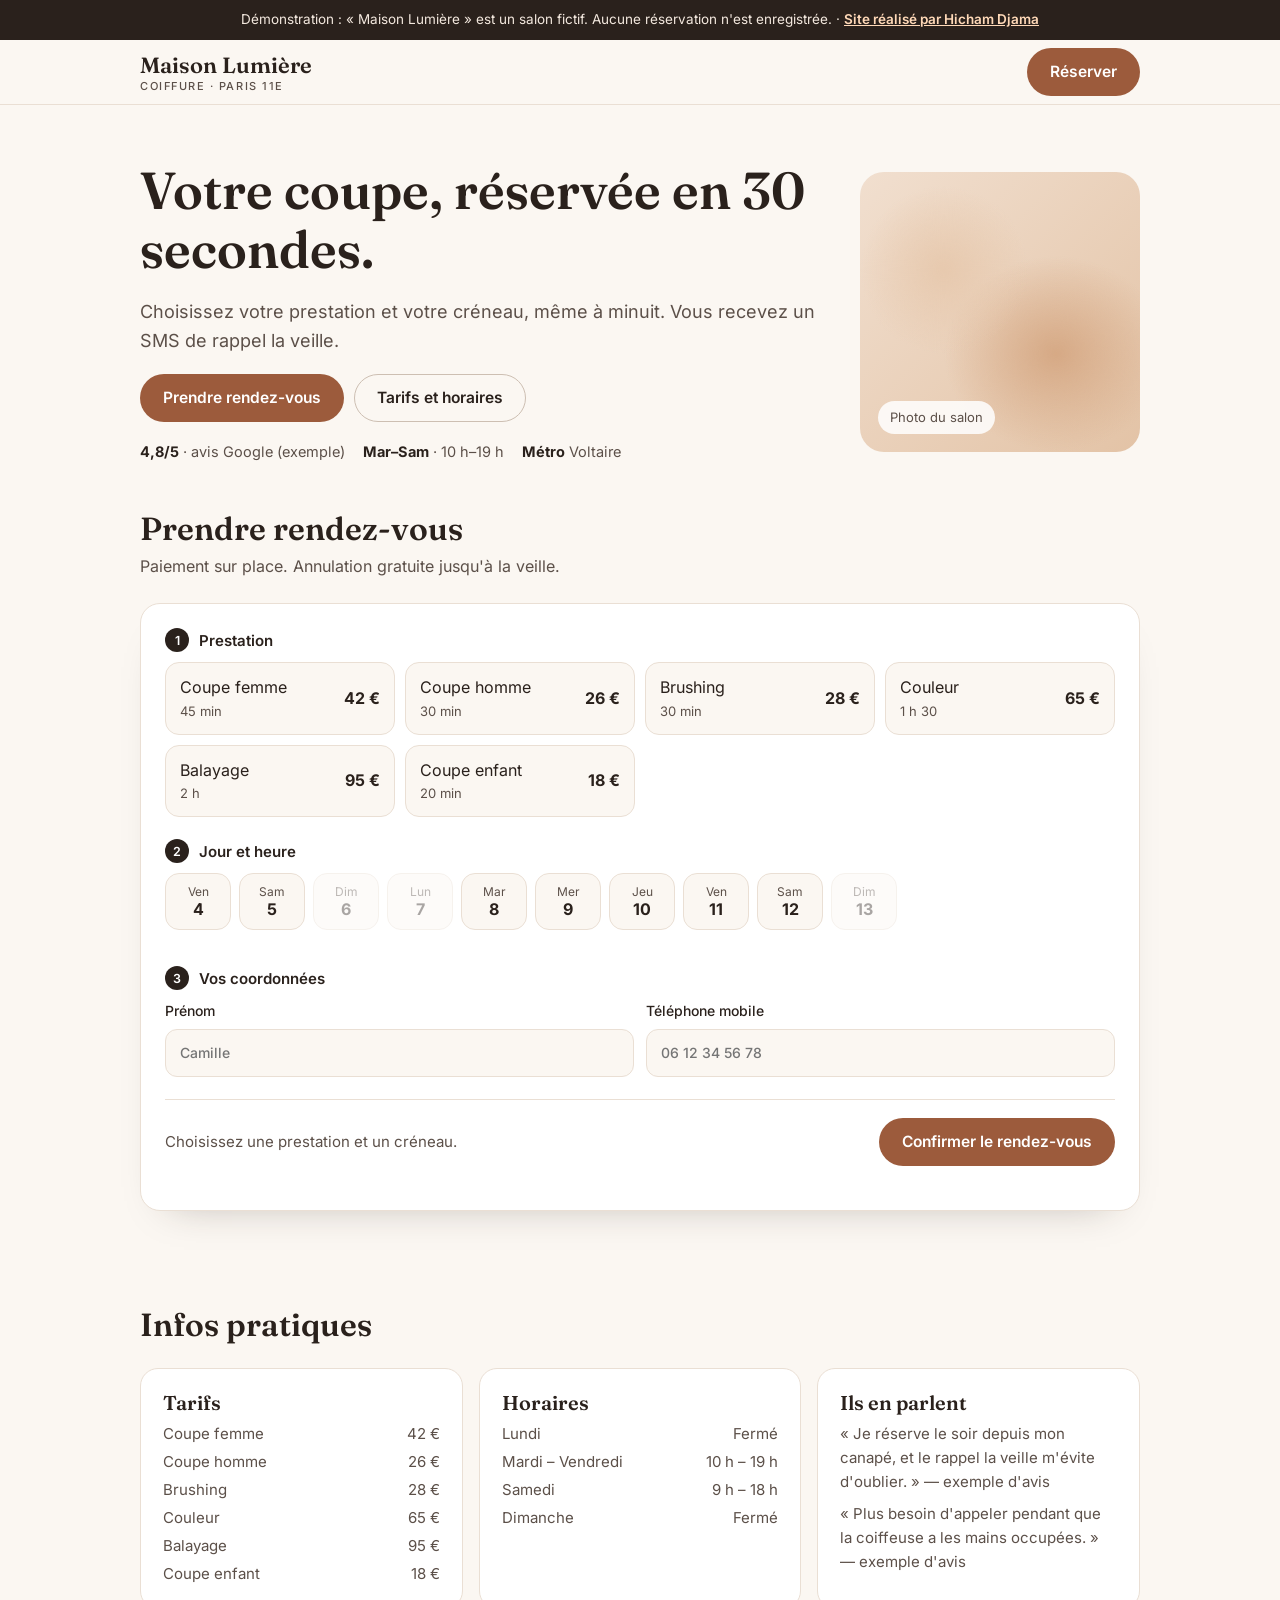
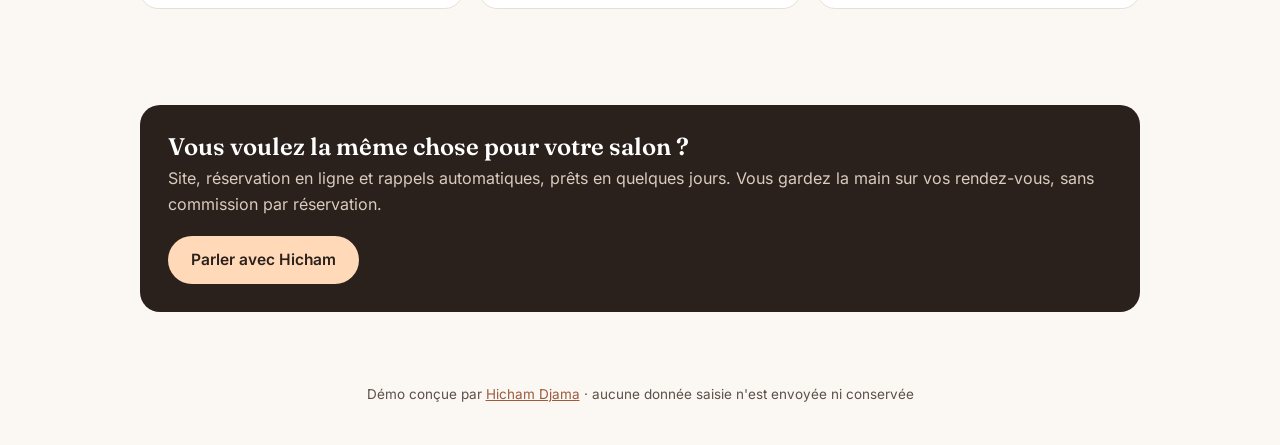
<file: demo-salon/index.html>
<!doctype html>
<html lang="fr">
<head>
<meta charset="utf-8">
<meta name="viewport" content="width=device-width, initial-scale=1">
<title>Maison Lumière — Salon de coiffure (démo)</title>
<meta name="robots" content="noindex">
<style>
@font-face{font-family:Fraunces;font-style:normal;font-weight:100 900;font-display:swap;src:url(../assets/fonts/fraunces.woff2) format("woff2-variations"),url(../assets/fonts/fraunces.woff2) format("woff2")}
@font-face{font-family:Inter;font-style:normal;font-weight:100 900;font-display:swap;src:url(../assets/fonts/inter.woff2) format("woff2-variations"),url(../assets/fonts/inter.woff2) format("woff2")}
:root{--bg:#FBF7F2;--paper:#fff;--ink:#2A211C;--ink2:#5C5049;--line:#EADFD4;--acc:#9C5B3C;--acc-d:#7E4529;--soft:#F4E9DF;--ok:#2F7A4F}
*{box-sizing:border-box}
body{margin:0;background:var(--bg);color:var(--ink);font:400 16px/1.6 Inter,system-ui,sans-serif}
h1,h2,h3{font-family:Fraunces,Georgia,serif;font-weight:600;line-height:1.15;margin:0}
p{margin:0}
a{color:var(--acc)}
.wrap{max-width:1040px;margin:0 auto;padding:0 20px}
:focus-visible{outline:3px solid var(--acc);outline-offset:3px;border-radius:6px}
.demo{background:#2A211C;color:#F4E9DF;font-size:13.5px;text-align:center;padding:9px 16px}
.demo a{color:#FFD9B8;font-weight:600}
header{border-bottom:1px solid var(--line);background:var(--bg)}
.nav{display:flex;align-items:center;justify-content:space-between;gap:12px;min-height:64px;flex-wrap:wrap}
.logo{font:600 22px Fraunces,serif;color:var(--ink);text-decoration:none}
.logo small{display:block;font:500 11px Inter,sans-serif;letter-spacing:.14em;text-transform:uppercase;color:var(--ink2)}
.btn{display:inline-flex;align-items:center;justify-content:center;min-height:48px;padding:12px 22px;border-radius:999px;font:600 15.5px Inter,sans-serif;text-decoration:none;border:1px solid transparent;cursor:pointer}
.btn-p{background:var(--acc);color:#fff}.btn-p:hover{background:var(--acc-d)}
.btn-s{background:transparent;border-color:#CDBFB2;color:var(--ink)}
.hero{padding:56px 0 40px}
.hero .wrap{display:flex;flex-wrap:wrap;gap:36px;align-items:center}
.hero .t{flex:999 1 420px;display:flex;flex-direction:column;gap:18px}
.hero h1{font-size:clamp(34px,5vw,52px)}
.hero p{font-size:18px;color:var(--ink2)}
.facts{display:flex;flex-wrap:wrap;gap:8px 18px;font-size:14.5px;color:var(--ink2)}
.facts b{color:var(--ink)}
.pic{flex:1 1 280px;min-height:280px;border-radius:24px;background:
  radial-gradient(120px 120px at 30% 35%,#E7C9AE 0,transparent 70%),
  radial-gradient(160px 140px at 70% 65%,#D6A985 0,transparent 70%),
  linear-gradient(135deg,#F1DFCF,#E3C3A6);display:flex;align-items:flex-end;padding:18px}
.pic span{background:rgba(255,255,255,.85);border-radius:999px;padding:6px 12px;font-size:13px;color:var(--ink2)}
section{padding:48px 0}
.h2{display:flex;flex-direction:column;gap:6px;margin-bottom:24px}
.h2 h2{font-size:32px}
.h2 p{color:var(--ink2)}
/* booking */
.book{background:var(--paper);border:1px solid var(--line);border-radius:20px;padding:24px;display:flex;flex-direction:column;gap:22px;box-shadow:0 20px 40px -30px rgba(42,33,28,.35)}
.step h3{font:600 15px Inter,sans-serif;margin-bottom:10px;display:flex;gap:10px;align-items:center}
.step h3 i{font-style:normal;width:24px;height:24px;border-radius:50%;background:var(--ink);color:#fff;font-size:12.5px;display:inline-flex;align-items:center;justify-content:center}
.opts{display:grid;grid-template-columns:repeat(auto-fill,minmax(min(100%,210px),1fr));gap:10px}
.opt{text-align:left;background:var(--bg);border:1.5px solid var(--line);border-radius:14px;padding:12px 14px;font:inherit;color:var(--ink);cursor:pointer;display:flex;justify-content:space-between;gap:10px;align-items:center;min-height:52px}
.opt small{color:var(--ink2);display:block;font-size:13px}
.opt b{white-space:nowrap}
.opt[aria-pressed="true"]{border-color:var(--acc);background:var(--soft)}
.days{display:flex;gap:8px;overflow-x:auto;padding-bottom:4px}
.day{flex:none;min-width:66px;background:var(--bg);border:1.5px solid var(--line);border-radius:14px;padding:10px 8px;font:inherit;color:var(--ink);cursor:pointer;text-align:center;line-height:1.25}
.day small{display:block;font-size:12px;color:var(--ink2);text-transform:capitalize}
.day[aria-pressed="true"]{border-color:var(--acc);background:var(--soft)}
.day:disabled{opacity:.4;cursor:not-allowed}
.slots{display:grid;grid-template-columns:repeat(auto-fill,minmax(78px,1fr));gap:8px;margin-top:10px}
.slot{background:var(--bg);border:1.5px solid var(--line);border-radius:10px;min-height:44px;font:500 15px Inter,sans-serif;color:var(--ink);cursor:pointer}
.slot[aria-pressed="true"]{background:var(--acc);border-color:var(--acc);color:#fff}
.slot:disabled{text-decoration:line-through;opacity:.4;cursor:not-allowed}
.form{display:grid;grid-template-columns:repeat(auto-fit,minmax(min(100%,220px),1fr));gap:12px}
label{display:flex;flex-direction:column;gap:6px;font-size:14px;font-weight:500}
input{font:inherit;padding:12px 14px;border:1.5px solid var(--line);border-radius:12px;background:var(--bg);color:var(--ink);min-height:48px}
.sum{display:flex;flex-wrap:wrap;gap:12px;align-items:center;justify-content:space-between;border-top:1px solid var(--line);padding-top:18px}
.sum p{color:var(--ink2);font-size:15px}
.sum p b{color:var(--ink)}
.ok{display:none;flex-direction:column;gap:12px;text-align:center;align-items:center;padding:24px 8px}
.ok.show{display:flex}
.ok .tick{width:56px;height:56px;border-radius:50%;background:#E3F2E8;display:flex;align-items:center;justify-content:center}
.ok h3{font-size:26px}
.ok p{color:var(--ink2);max-width:460px}
.sms{background:var(--bg);border:1px solid var(--line);border-radius:16px;padding:14px 16px;max-width:360px;text-align:left;font-size:14.5px}
.sms small{display:block;color:var(--ink2);font-size:12px;margin-bottom:4px}
.err{color:#A3341F;font-size:14px;min-height:20px}
/* infos */
.grid{display:grid;grid-template-columns:repeat(auto-fit,minmax(min(100%,260px),1fr));gap:16px}
.card{background:var(--paper);border:1px solid var(--line);border-radius:18px;padding:22px;display:flex;flex-direction:column;gap:8px}
.card h3{font-size:20px}
.card p,.card li{color:var(--ink2);font-size:15px}
.card ul{margin:0;padding:0;list-style:none;display:flex;flex-direction:column;gap:4px}
.card li{display:flex;justify-content:space-between;gap:10px}
.rev{font-size:15px;color:var(--ink2)}
.made{background:#2A211C;color:#F4E9DF;border-radius:20px;padding:28px;display:flex;flex-wrap:wrap;gap:18px;align-items:center;justify-content:space-between}
.made h3{font-size:24px;color:#fff;margin-bottom:6px}
.made p{color:#D9CBBE}
.made .btn-p{background:#FFD9B8;color:#2A211C}
footer{padding:24px 0 40px;font-size:13.5px;color:var(--ink2);text-align:center}
</style>
</head>
<body>
<div class="demo" role="note">Démonstration : « Maison Lumière » est un salon fictif. Aucune réservation n'est enregistrée. · <a href="../">Site réalisé par Hicham Djama</a></div>

<header>
<div class="wrap nav">
<a class="logo" href="#">Maison Lumière<small>Coiffure · Paris 11e</small></a>
<a class="btn btn-p" href="#reserver">Réserver</a>
</div>
</header>

<main>
<section class="hero">
<div class="wrap">
<div class="t">
<h1>Votre coupe, réservée en 30 secondes.</h1>
<p>Choisissez votre prestation et votre créneau, même à minuit. Vous recevez un SMS de rappel la veille.</p>
<div style="display:flex;flex-wrap:wrap;gap:10px"><a class="btn btn-p" href="#reserver">Prendre rendez-vous</a><a class="btn btn-s" href="#infos">Tarifs et horaires</a></div>
<div class="facts"><span><b>4,8/5</b> · avis Google (exemple)</span><span><b>Mar–Sam</b> · 10 h–19 h</span><span><b>Métro</b> Voltaire</span></div>
</div>
<div class="pic" aria-hidden="true"><span>Photo du salon</span></div>
</div>
</section>

<section id="reserver" style="padding-top:8px">
<div class="wrap">
<div class="h2"><h2>Prendre rendez-vous</h2><p>Paiement sur place. Annulation gratuite jusqu'à la veille.</p></div>
<div class="book" id="book">
<div id="flow">
<div class="step"><h3><i>1</i>Prestation</h3>
<div class="opts" id="svc"></div></div>
<div class="step" style="margin-top:22px"><h3><i>2</i>Jour et heure</h3>
<div class="days" id="days" role="group" aria-label="Jour"></div>
<div class="slots" id="slots" role="group" aria-label="Heure"></div></div>
<div class="step" style="margin-top:22px"><h3><i>3</i>Vos coordonnées</h3>
<div class="form">
<label>Prénom<input id="nm" autocomplete="given-name" placeholder="Camille"></label>
<label>Téléphone mobile<input id="tel" type="tel" autocomplete="tel" placeholder="06 12 34 56 78"></label>
</div></div>
<div class="sum" style="margin-top:22px">
<p id="recap">Choisissez une prestation et un créneau.</p>
<button class="btn btn-p" id="go" type="button">Confirmer le rendez-vous</button>
</div>
<p class="err" id="err" role="alert"></p>
</div>
<div class="ok" id="ok" aria-live="polite">
<div class="tick"><svg width="28" height="28" viewBox="0 0 24 24" aria-hidden="true"><path d="M5 12.5l4.5 4.5L19 7.5" fill="none" stroke="#2F7A4F" stroke-width="2.5" stroke-linecap="round" stroke-linejoin="round"/></svg></div>
<h3>C'est réservé !</h3>
<p id="okTxt"></p>
<div class="sms"><small>SMS reçu la veille (exemple)</small><span id="smsTxt"></span></div>
<p style="font-size:14px">Dans le vrai site, le rendez-vous arrive directement dans l'agenda du salon, sans appel téléphonique.</p>
<button class="btn btn-s" type="button" id="again">Faire une autre réservation</button>
</div>
</div>
</div>
</section>

<section id="infos">
<div class="wrap">
<div class="h2"><h2>Infos pratiques</h2></div>
<div class="grid">
<div class="card"><h3>Tarifs</h3><ul id="prices"></ul></div>
<div class="card"><h3>Horaires</h3><ul><li><span>Lundi</span><span>Fermé</span></li><li><span>Mardi – Vendredi</span><span>10 h – 19 h</span></li><li><span>Samedi</span><span>9 h – 18 h</span></li><li><span>Dimanche</span><span>Fermé</span></li></ul></div>
<div class="card"><h3>Ils en parlent</h3><p class="rev">« Je réserve le soir depuis mon canapé, et le rappel la veille m'évite d'oublier. » — exemple d'avis</p><p class="rev">« Plus besoin d'appeler pendant que la coiffeuse a les mains occupées. » — exemple d'avis</p></div>
</div>
</div>
</section>

<section>
<div class="wrap">
<div class="made">
<div><h3>Vous voulez la même chose pour votre salon ?</h3><p>Site, réservation en ligne et rappels automatiques, prêts en quelques jours. Vous gardez la main sur vos rendez-vous, sans commission par réservation.</p></div>
<a class="btn btn-p" href="../#contact">Parler avec Hicham</a>
</div>
</div>
</section>
</main>
<footer>Démo conçue par <a href="../">Hicham Djama</a> · aucune donnée saisie n'est envoyée ni conservée</footer>

<script>
const SVC=[['Coupe femme','45 min',42],['Coupe homme','30 min',26],['Brushing','30 min',28],['Couleur','1 h 30',65],['Balayage','2 h',95],['Coupe enfant','20 min',18]];
const $=id=>document.getElementById(id);
let s={svc:null,day:null,slot:null};
$('svc').innerHTML=SVC.map((v,i)=>`<button type="button" class="opt" aria-pressed="false" data-i="${i}"><span>${v[0]}<small>${v[1]}</small></span><b>${v[2]} €</b></button>`).join('');
$('prices').innerHTML=SVC.map(v=>`<li><span>${v[0]}</span><span>${v[2]} €</span></li>`).join('');
const days=[];const d0=new Date();d0.setHours(0,0,0,0);
for(let i=0;days.length<10;i++){const d=new Date(d0);d.setDate(d0.getDate()+i);days.push(d)}
const fmtD=d=>d.toLocaleDateString('fr-FR',{weekday:'short'}).replace('.','');
$('days').innerHTML=days.map((d,i)=>{const closed=d.getDay()===0||d.getDay()===1;return `<button type="button" class="day" aria-pressed="false" data-i="${i}" ${closed?'disabled aria-label="'+d.toLocaleDateString('fr-FR',{weekday:'long',day:'numeric'})+', fermé"':''}><small>${fmtD(d)}</small><b>${d.getDate()}</b></button>`}).join('');
function seed(n){let x=Math.sin(n)*10000;return x-Math.floor(x)}
function renderSlots(){
 if(s.day===null){$('slots').innerHTML='';return}
 const d=days[s.day],sat=d.getDay()===6,start=sat?9:10,end=sat?17.5:18.5,out=[];
 for(let h=start;h<=end;h+=.5){const t=`${Math.floor(h)} h ${h%1?'30':'00'}`.replace(' h 00',' h');const taken=seed(d.getDate()*100+h*2)<.35;out.push(`<button type="button" class="slot" aria-pressed="${s.slot===t}" ${taken?'disabled':''} data-t="${t}">${t}</button>`)}
 $('slots').innerHTML=out.join('');
}
function recap(){
 if(s.svc===null||s.day===null||!s.slot){$('recap').textContent='Choisissez une prestation et un créneau.';return}
 const v=SVC[s.svc],d=days[s.day];
 $('recap').innerHTML=`<b>${v[0]}</b> · ${d.toLocaleDateString('fr-FR',{weekday:'long',day:'numeric',month:'long'})} à <b>${s.slot}</b> · ${v[2]} €`;
}
document.addEventListener('click',e=>{
 const o=e.target.closest('.opt'),dy=e.target.closest('.day'),sl=e.target.closest('.slot');
 if(o){s.svc=+o.dataset.i;document.querySelectorAll('.opt').forEach(b=>b.setAttribute('aria-pressed',b===o))}
 if(dy&&!dy.disabled){s.day=+dy.dataset.i;s.slot=null;document.querySelectorAll('.day').forEach(b=>b.setAttribute('aria-pressed',b===dy));renderSlots()}
 if(sl&&!sl.disabled){s.slot=sl.dataset.t;document.querySelectorAll('.slot').forEach(b=>b.setAttribute('aria-pressed',b===sl))}
 if(o||dy||sl){$('err').textContent='';recap()}
});
$('go').onclick=()=>{
 if(s.svc===null)return $('err').textContent='Choisissez une prestation.';
 if(s.day===null||!s.slot)return $('err').textContent='Choisissez un jour et une heure.';
 const nm=$('nm').value.trim()||'Camille';
 const v=SVC[s.svc],d=days[s.day],ds=d.toLocaleDateString('fr-FR',{weekday:'long',day:'numeric',month:'long'});
 $('okTxt').textContent=`${nm}, votre ${v[0].toLowerCase()} est réservée le ${ds} à ${s.slot}. Une confirmation vient de partir par SMS.`;
 $('smsTxt').textContent=`Maison Lumière : bonjour ${nm}, rappel de votre RDV demain à ${s.slot} (${v[0].toLowerCase()}). Un empêchement ? Répondez ANNULER.`;
 $('flow').style.display='none';$('ok').classList.add('show');$('ok').querySelector('h3').focus?.();
};
$('again').onclick=()=>{s={svc:null,day:null,slot:null};$('flow').style.display='';$('ok').classList.remove('show');document.querySelectorAll('[aria-pressed]').forEach(b=>b.setAttribute('aria-pressed','false'));renderSlots();recap()};
</script>
</body>
</html>
</file>
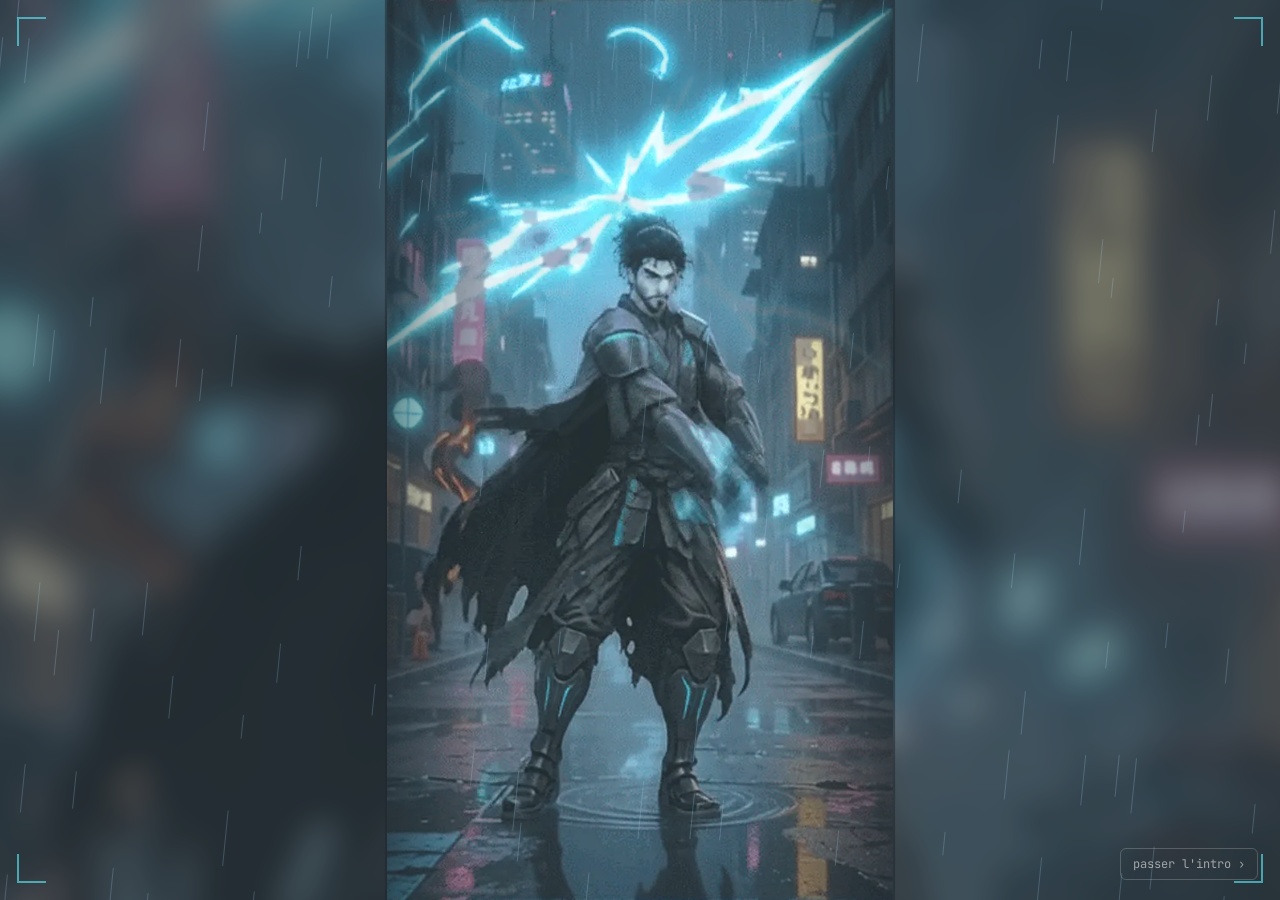
<file: interactif.html>
<!DOCTYPE html>
<html lang="fr">
<head>
<meta charset="UTF-8">
<meta name="viewport" content="width=device-width, initial-scale=1">
<title>Hicham DJAMA — Développeur & Réseaux</title>
<meta name="description" content="Hicham DJAMA — administrateur réseaux & systèmes (INSEI), profil hybride réseaux, cybersécurité, systèmes et développement, basé à Paris. Ouvert aux opportunités en CDI.">
<meta name="theme-color" content="#04050a">
<meta property="og:type" content="website">
<meta property="og:title" content="Hicham DJAMA — Réseaux · Cybersécurité · Systèmes · Dev">
<meta property="og:description" content="Portfolio interactif : entre dans mon monde. Version CV imprimable incluse.">
<meta property="og:url" content="https://hichamdjama.fr/interactif.html">
<meta property="og:image" content="https://hichamdjama.fr/assets/og.jpg">
<meta name="twitter:card" content="summary_large_image">
<link rel="icon" href="data:image/svg+xml,%3Csvg xmlns='http://www.w3.org/2000/svg' viewBox='0 0 64 64'%3E%3Cpath d='M32 3l25 14.5v29L32 61 7 46.5v-29z' fill='%2304050a' stroke='%235ef2ff' stroke-width='4'/%3E%3Ctext x='32' y='41' font-family='monospace' font-weight='700' font-size='22' fill='%235ef2ff' text-anchor='middle'%3EHD%3C/text%3E%3C/svg%3E">
<script type="application/ld+json">{"@context": "https://schema.org", "@type": "Person", "name": "Hicham DJAMA", "jobTitle": "Administrateur réseaux et systèmes", "worksFor": {"@type": "Organization", "name": "INSEI"}, "address": {"@type": "PostalAddress", "addressLocality": "Paris", "addressCountry": "FR"}, "url": "https://hichamdjama.fr/", "image": "https://hichamdjama.fr/assets/og.jpg", "sameAs": ["https://www.linkedin.com/in/hicham-djama-5186291b6/", "https://github.com/Hichamovixh"], "knowsAbout": ["Administration réseau", "Switchs", "VLAN", "Microsoft 365", "Office 365", "Proxmox", "Trend Micro Apex One", "PowerShell", "PHP", "Python", "SQL", "Développement web"], "hasCredential": [{"@type": "EducationalOccupationalCredential", "name": "Certification Proxmox"}, {"@type": "EducationalOccupationalCredential", "name": "Certification Trend Micro Apex One"}]}</script>
<link rel="canonical" href="https://hichamdjama.fr/interactif.html">
<link rel="preload" as="image" href="assets/portail.webp">
<link rel="preload" as="font" type="font/woff2" href="assets/fonts/unbounded.woff2" crossorigin>
<style>
  @font-face{font-family:'Space Grotesk';font-style:normal;font-weight:300 700;font-display:swap;src:url(assets/fonts/space-grotesk.woff2) format("woff2-variations"),url(assets/fonts/space-grotesk.woff2) format("woff2")}
  @font-face{font-family:'JetBrains Mono';font-style:normal;font-weight:100 800;font-display:swap;src:url(assets/fonts/jetbrains-mono.woff2) format("woff2-variations"),url(assets/fonts/jetbrains-mono.woff2) format("woff2")}
  @font-face{font-family:'Unbounded';font-style:normal;font-weight:200 900;font-display:swap;src:url(assets/fonts/unbounded.woff2) format("woff2-variations"),url(assets/fonts/unbounded.woff2) format("woff2")}
  /* Dela Gothic One : seulement les 3 caractères dessinés dans l'intro (斬, ザ, ッ) */
  @font-face{font-family:'Dela Gothic One';font-style:normal;font-weight:400;font-display:swap;src:url(assets/fonts/dela-gothic-one-sous-ensemble.woff2) format("woff2");unicode-range:U+30B6,U+30C3,U+65AC}
  :root{
    --bg:#04050a; --bg2:rgba(14,18,32,.7); --line:rgba(120,160,255,.14); --text:#e4ecff; --muted:#7381a3;
    --cyan:#5ef2ff; --violet:#8b5cff; --pink:#ff3dbb; --red:#e0102a;
    --mono:'JetBrains Mono',ui-monospace,monospace; --sans:'Space Grotesk',system-ui,sans-serif; --disp:'Unbounded',var(--sans);
  }
  *{box-sizing:border-box;margin:0;padding:0}
  html,body{height:100%;background:var(--bg);color:var(--text);font-family:var(--sans);overflow:hidden}
  ::selection{background:var(--cyan);color:#000}
  canvas#net{position:fixed;inset:0;width:100%;height:100%;display:block}
  .scan{position:fixed;inset:0;pointer-events:none;z-index:6;background:repeating-linear-gradient(to bottom,rgba(255,255,255,.018) 0 1px,transparent 1px 3px)}
  .vign{position:fixed;inset:0;pointer-events:none;z-index:6;background:radial-gradient(ellipse at center,transparent 55%,rgba(0,0,0,.65))}

  /* ============ INTRO ============ */
  #intro{position:fixed;inset:0;z-index:100;background:#000;cursor:pointer}
  #intro canvas{position:absolute;inset:0;width:100%;height:100%}
  .half{position:fixed;inset:0;z-index:101;pointer-events:none;will-change:transform,opacity}
  .half canvas{width:100%;height:100%;display:block}
  .flash{position:fixed;inset:0;z-index:102;background:#fff;opacity:0;pointer-events:none}
  #loader{position:absolute;inset:0;display:flex;flex-direction:column;align-items:center;justify-content:center;gap:14px;font-family:var(--mono);color:var(--cyan);transition:opacity .4s}
  #loader.gone{opacity:0;pointer-events:none}
  #loader .lt{font-size:13px;letter-spacing:.4em}
  #loader .lt span{animation:blink 1s steps(1) infinite}
  #loader .lb{width:min(260px,60vw);height:2px;background:rgba(94,242,255,.15);overflow:hidden;position:relative}
  #loader .lb i{position:absolute;top:0;bottom:0;width:40%;background:linear-gradient(90deg,transparent,var(--cyan),var(--violet),transparent);animation:ld 1.1s ease-in-out infinite}
  @keyframes ld{from{left:-40%}to{left:100%}}
  #loader small{font-size:10px;color:var(--muted);letter-spacing:.15em}
  #sam{position:fixed;inset:0;width:100%;height:100%;z-index:104;pointer-events:none}
  #bubble{position:fixed;z-index:105;transform:translate(0,-100%);opacity:0;transition:opacity .4s,filter .4s;filter:blur(6px);pointer-events:none;
           padding:6px 0 8px 18px;border-left:2px solid var(--cyan);max-width:min(80vw,520px);text-align:left}
  #bubble.on{opacity:1;filter:none}
  #bubble::before{content:"";position:absolute;left:-5px;top:-5px;width:8px;height:8px;border-radius:50%;background:var(--cyan);box-shadow:0 0 12px var(--cyan)}
  #bubble small{display:block;font-family:var(--mono);font-size:11px;letter-spacing:.3em;color:var(--cyan);text-transform:uppercase;margin-bottom:8px}
  #bubble span{font-family:var(--disp);font-weight:800;font-size:clamp(22px,3.6vw,46px);letter-spacing:-.01em;line-height:1.02;display:inline-block;min-height:1em;
           background:linear-gradient(180deg,#fff 30%,#a9b8ff);-webkit-background-clip:text;background-clip:text;color:transparent;filter:drop-shadow(0 0 18px rgba(94,242,255,.45))}
  #bubble span::after{content:"_";font-weight:400;color:var(--cyan);-webkit-text-fill-color:var(--cyan);animation:blink 1s steps(1) infinite;margin-left:2px}
  .replay{position:fixed;left:40px;bottom:30px;z-index:8;font-family:var(--mono);font-size:11px;color:var(--muted);background:rgba(8,11,22,.6);border:1px solid var(--line);padding:6px 10px;border-radius:6px;cursor:pointer}
  .replay:hover{color:var(--cyan);border-color:var(--cyan)}
  @media (max-width:700px){.replay{left:auto;right:26px;top:22px;bottom:auto}}
  .skip{position:fixed;right:22px;bottom:20px;z-index:106;font-family:var(--mono);font-size:12px;color:rgba(255,255,255,.55);background:none;border:1px solid rgba(255,255,255,.2);padding:7px 12px;border-radius:6px;cursor:pointer}
  .skip:hover{color:#fff;border-color:#fff}

  /* ============ HUD ============ */
  .hud{position:fixed;inset:18px;pointer-events:none;z-index:5;font-family:var(--mono);font-size:11px;color:var(--muted)}
  .hud .c{position:absolute;width:22px;height:22px;border-color:var(--cyan);border-style:solid;opacity:.6}
  .hud .tl{left:0;top:0;border-width:1px 0 0 1px}.hud .tr{right:0;top:0;border-width:1px 1px 0 0}
  .hud .bl{left:0;bottom:0;border-width:0 0 1px 1px}.hud .br{right:0;bottom:0;border-width:0 1px 1px 0}
  .hud .info{position:absolute;left:34px;top:4px;line-height:1.8}
  .hud .info b{color:var(--cyan);font-weight:500}
  .hud .meta{position:absolute;right:34px;top:4px;text-align:right;line-height:1.8}
  .live{display:inline-block;width:6px;height:6px;border-radius:50%;background:var(--cyan);margin-right:6px;box-shadow:0 0 10px var(--cyan);animation:blink 1.6s infinite}
  @keyframes blink{50%{opacity:.2}}
  .meter{display:inline-block;width:60px;height:3px;background:rgba(255,255,255,.08);vertical-align:middle;margin-left:6px;position:relative;overflow:hidden}
  .meter i{position:absolute;inset:0;background:linear-gradient(90deg,var(--cyan),var(--violet));transform-origin:left;animation:meter 3s ease-in-out infinite alternate}
  @keyframes meter{from{transform:scaleX(.55)}to{transform:scaleX(.98)}}
  .hint{position:fixed;left:50%;bottom:26px;transform:translateX(-50%);font-family:var(--mono);font-size:12px;color:var(--muted);z-index:7;text-align:center;white-space:nowrap}
  .hint kbd{border:1px solid var(--line);background:var(--bg2);padding:1px 6px;border-radius:4px;color:var(--text)}
  .hint button{all:unset;cursor:pointer;color:var(--cyan);border-bottom:1px dashed var(--cyan)}

  /* ============ CORE ============ */
  .core{position:fixed;left:0;top:0;z-index:4;transform:translate(-50%,-50%);text-align:center;pointer-events:none;will-change:transform;width:max-content}
  .core .tag{font-family:var(--mono);font-size:11px;letter-spacing:.35em;color:var(--cyan);margin-bottom:14px;text-transform:uppercase}
  .core h1{font-family:var(--disp);font-size:clamp(30px,5.2vw,68px);font-weight:800;letter-spacing:-.02em;line-height:.95;position:relative;
           background:linear-gradient(180deg,#fff 30%,#a9b8ff);-webkit-background-clip:text;background-clip:text;color:transparent;
           filter:drop-shadow(0 0 24px rgba(94,242,255,.25))}
  .core h1::before,.core h1::after{content:attr(data-t);position:absolute;inset:0;background:none;-webkit-text-fill-color:currentColor;opacity:0}
  .core h1::before{color:var(--cyan);animation:gl1 5s infinite steps(1)}
  .core h1::after{color:var(--pink);animation:gl2 5s infinite steps(1)}
  @keyframes gl1{0%,92%,100%{opacity:0;transform:none}93%{opacity:.8;transform:translate(-3px,1px);clip-path:inset(10% 0 55% 0)}95%{opacity:.8;transform:translate(2px,-1px);clip-path:inset(60% 0 10% 0)}}
  @keyframes gl2{0%,92%,100%{opacity:0;transform:none}94%{opacity:.7;transform:translate(3px,0);clip-path:inset(40% 0 30% 0)}96%{opacity:.7;transform:translate(-2px,1px);clip-path:inset(5% 0 80% 0)}}
  .core p{font-family:var(--mono);font-size:13px;color:#a7b3d6;margin-top:14px}
  .core p span{color:var(--violet)}

  /* ============ NODES ============ */
  .node{position:fixed;left:0;top:0;z-index:5;cursor:pointer;background:none;border:0;color:var(--text);font-family:var(--mono);text-align:left;will-change:transform,opacity;padding:0}
  .node .dot{position:absolute;left:-11px;top:-11px;width:22px;height:22px;border-radius:50%;border:1px solid var(--cyan);background:rgba(4,5,10,.8);transition:.25s;display:grid;place-items:center}
  .node .dot::after{content:"";width:6px;height:6px;border-radius:50%;background:var(--cyan);box-shadow:0 0 10px var(--cyan)}
  .node .lbl{position:absolute;left:22px;top:-19px;white-space:nowrap;padding:6px 10px;border:1px solid var(--line);background:rgba(8,11,22,.55);backdrop-filter:blur(6px);border-radius:6px;transition:.2s}
  .node .name{font-family:var(--disp);font-size:13px;font-weight:600;letter-spacing:.04em;display:block;text-transform:uppercase}
  .node .ip{font-size:10px;color:var(--muted)}
  .node:hover .dot,.node:focus-visible .dot,.node.active .dot{border-color:var(--pink);box-shadow:0 0 0 6px rgba(255,61,187,.12),0 0 26px var(--pink)}
  .node:hover .dot::after,.node.active .dot::after{background:var(--pink);box-shadow:0 0 10px var(--pink)}
  .node:hover .lbl,.node:focus-visible .lbl,.node.active .lbl{border-color:var(--pink);color:#fff}
  .node:focus{outline:none}
  .node.left .lbl{left:auto;right:22px;text-align:right}
  .node.mob .lbl{left:50%;right:auto;top:16px;transform:translateX(-50%);text-align:center;padding:4px 8px}

  /* ============ PANEL ============ */
  .panel{position:fixed;top:0;right:0;height:100%;width:min(580px,100%);z-index:20;transform:translateX(104%);transition:transform .5s cubic-bezier(.2,.8,.2,1);
         display:flex;flex-direction:column;background:linear-gradient(160deg,rgba(18,22,44,.88),rgba(6,8,16,.94));backdrop-filter:blur(18px);border-left:1px solid rgba(94,242,255,.25);
         box-shadow:-30px 0 80px rgba(139,92,255,.12)}
  .panel::before{content:"";position:absolute;left:-1px;top:0;width:2px;height:100%;background:linear-gradient(180deg,transparent,var(--cyan),var(--violet),transparent);animation:sweep 3s linear infinite;background-size:100% 200%}
  @keyframes sweep{to{background-position:0 200%}}
  .panel.open{transform:none}
  .ph{padding:24px 30px 18px;border-bottom:1px solid var(--line);font-family:var(--mono);font-size:12px;position:relative}
  .ph .cmd{color:var(--muted)} .ph .cmd b{color:var(--cyan);font-weight:400}
  .ph .res{color:var(--violet);margin-top:6px}
  .ph .close{position:absolute;right:18px;top:18px;background:none;border:1px solid var(--line);color:var(--text);width:34px;height:34px;border-radius:8px;cursor:pointer;font-size:15px}
  .ph .close:hover{border-color:var(--pink);color:var(--pink)}
  .pb{padding:30px;overflow:auto;flex:1}
  .pb > *{animation:rise .5s both}
  .pb > *:nth-child(2){animation-delay:.05s}.pb > *:nth-child(3){animation-delay:.1s}.pb > *:nth-child(4){animation-delay:.15s}.pb > *:nth-child(5){animation-delay:.2s}.pb > *:nth-child(n+6){animation-delay:.25s}
  @keyframes rise{from{opacity:0;transform:translateY(12px)}}
  .pb h2{font-family:var(--disp);font-size:30px;font-weight:800;letter-spacing:-.02em;margin-bottom:18px;line-height:1.1}
  .pb h3{font-family:var(--mono);font-size:11px;color:var(--cyan);font-weight:500;text-transform:uppercase;letter-spacing:.2em;margin:28px 0 12px}
  .pb p{line-height:1.7;color:#b4c0e0;margin-bottom:12px}
  .pb strong{color:#fff}
  .sub{font-family:var(--mono);font-size:12px;color:var(--muted)!important}
  .idcard{display:grid;grid-template-columns:150px 1fr;gap:18px;align-items:end;margin-bottom:24px;border-bottom:1px solid rgba(94,242,255,.2);position:relative}
  .idcard::after{content:"";position:absolute;left:0;right:0;bottom:-1px;height:1px;background:linear-gradient(90deg,var(--cyan),var(--violet),transparent)}
  .idph{position:relative;height:188px;display:flex;align-items:flex-end}
  .idph img{width:150px;display:block;filter:drop-shadow(0 0 18px rgba(94,242,255,.35));animation:holo 4s infinite steps(1)}
  .idph::before{content:"";position:absolute;inset:auto 10px 0;height:30px;background:radial-gradient(ellipse at center bottom,rgba(94,242,255,.45),transparent 70%)}
  @keyframes holo{0%,90%,100%{opacity:1;transform:none}91%{opacity:.6;transform:translateX(3px)}93%{opacity:1;transform:translateX(-2px)}95%{opacity:.8;transform:none}}
  .idcard > div:last-child{padding-bottom:18px}
  .idcard h2{font-size:26px!important;margin:6px 0 12px!important}
  .idcard .status{margin-bottom:0}
  @media (max-width:460px){.idcard{grid-template-columns:110px 1fr;gap:12px}.idph{height:138px}.idph img{width:110px}.idcard h2{font-size:20px!important}}
  .status{display:inline-flex;align-items:center;gap:10px;font-family:var(--mono);font-size:12px;color:#c9d4f0;border:1px solid rgba(94,242,255,.3);background:rgba(94,242,255,.06);padding:7px 12px;border-radius:20px;margin-bottom:18px}
  .status span{line-height:1.45}
  .status i{flex:none;width:8px;height:8px;border-radius:50%;background:#3dff9a;box-shadow:0 0 10px #3dff9a;animation:blink 1.6s infinite}
  .mods{display:grid;grid-template-columns:1fr 1fr;gap:10px}
  .mods div{border:1px solid var(--line);border-radius:10px;padding:14px;background:var(--bg2);transition:.25s}
  .mods div:hover{border-color:rgba(94,242,255,.5);transform:translateY(-2px)}
  .mods b{font-family:var(--mono);font-size:11px;color:var(--violet);display:block}
  .mods span{font-family:var(--disp);font-weight:600;font-size:14px;display:block;margin:4px 0;color:#fff}
  .mods small{font-size:12px;color:var(--muted);line-height:1.4;display:block}
  @media (max-width:420px){.mods{grid-template-columns:1fr}}
  .pnav{display:flex;justify-content:space-between;align-items:center;gap:10px;margin-top:34px;padding-top:18px;border-top:1px solid var(--line);font-family:var(--mono);font-size:11px;color:var(--muted)}
  .pnav button{background:none;border:1px solid var(--line);color:var(--text);font:inherit;padding:8px 12px;border-radius:8px;cursor:pointer;transition:.2s}
  .pnav button:hover{border-color:var(--cyan);color:var(--cyan)}
  #ring{position:fixed;left:0;top:0;will-change:transform;width:34px;height:34px;margin:-17px 0 0 -17px;border:1px solid rgba(94,242,255,.55);border-radius:50%;pointer-events:none;z-index:200;transition:width .2s,height .2s,margin .2s,border-color .2s,background .2s;display:none;mix-blend-mode:screen}
  #ring.on{display:block}
  #ring.hot{width:54px;height:54px;margin:-27px 0 0 -27px;border-color:var(--pink);background:rgba(255,61,187,.06)}
  #ring::after{content:"";position:absolute;inset:-6px;border:1px dashed rgba(139,92,255,.35);border-radius:50%;animation:spin 6s linear infinite}
  @keyframes spin{to{transform:rotate(360deg)}}
  .extag{font-style:normal;font-family:var(--mono);font-size:9px;color:#ffb547;border:1px dashed rgba(255,181,71,.6);padding:1px 6px;border-radius:6px;margin-left:6px;vertical-align:middle;letter-spacing:.05em}
  .certs{display:grid;grid-template-columns:1fr 1fr;gap:10px}
  .certs div{border:1px solid rgba(61,255,154,.35);background:rgba(61,255,154,.05);border-radius:10px;padding:13px}
  .certs b{display:block;font-family:var(--disp);font-weight:600;font-size:14px;color:#fff}
  .certs b::first-letter{color:#3dff9a}
  .certs small{display:block;font-size:12px;color:var(--muted);margin-top:4px}
  @media (max-width:420px){.certs{grid-template-columns:1fr}}
  .exbadge{font-family:var(--mono);font-size:11px;color:#ffb547;border:1px dashed rgba(255,181,71,.5);background:rgba(255,181,71,.06);padding:7px 10px;border-radius:8px;margin:0 0 16px}
  .facts{display:grid;grid-template-columns:repeat(3,1fr);gap:10px;margin-top:20px}
  .facts div{border:1px solid var(--line);border-radius:10px;padding:14px;background:var(--bg2)}
  .facts b{display:block;font-size:26px;font-family:var(--disp);background:linear-gradient(90deg,var(--cyan),var(--violet));-webkit-background-clip:text;background-clip:text;color:transparent}
  .facts span{font-size:12px;color:var(--muted)}
  table.scan-t{width:100%;border-collapse:collapse;table-layout:fixed;font-family:var(--mono);font-size:13px}
  .scan-t th{text-align:left;color:var(--muted);font-weight:400;padding:6px 0;border-bottom:1px solid var(--line);font-size:11px}
  .scan-t th:nth-child(1),.scan-t td:nth-child(1){width:96px}
  .scan-t th:nth-child(2),.scan-t td:nth-child(2){width:70px}
  .scan-t td{padding:9px 0;border-bottom:1px dashed var(--line)}
  .scan-t .open{color:var(--cyan)} .scan-t .filt{color:#ffb547}
  .bar{display:inline-block;width:90px;height:4px;background:rgba(255,255,255,.07);border-radius:4px;overflow:hidden;vertical-align:middle}
  .bar i{display:block;height:100%;background:linear-gradient(90deg,var(--cyan),var(--violet));box-shadow:0 0 10px var(--cyan)}
  .proj{border:1px solid var(--line);border-radius:12px;padding:18px;margin-bottom:12px;background:var(--bg2);transition:.25s;position:relative;overflow:hidden}
  .proj::after{content:"";position:absolute;inset:0;background:linear-gradient(110deg,transparent 40%,rgba(94,242,255,.08),transparent 60%);transform:translateX(-100%);transition:.6s}
  .proj:hover{border-color:rgba(94,242,255,.5);transform:translateX(-4px)}
  .proj:hover::after{transform:translateX(100%)}
  .proj .top{display:flex;justify-content:space-between;align-items:baseline;gap:10px}
  .proj .yr a{color:var(--cyan);text-decoration:none;position:relative;z-index:1}
  .proj .yr a:hover{text-decoration:underline}
  .proj h4{font-size:18px;font-weight:500}
  .proj .yr{font-family:var(--mono);font-size:11px;color:var(--muted)}
  .proj p{font-size:14px;margin:8px 0 12px}
  .tags{display:flex;flex-wrap:wrap;gap:6px}
  .tags span{font-family:var(--mono);font-size:11px;padding:3px 9px;border-radius:20px;border:1px solid rgba(139,92,255,.4);color:#c7b6ff}
  .trace{list-style:none;font-family:var(--mono);font-size:13px;position:relative}
  .trace li{display:grid;grid-template-columns:30px 1fr;gap:12px;padding:13px 0;border-bottom:1px dashed var(--line)}
  .trace .hop{color:var(--violet)}
  .trace .t{color:#fff;font-family:var(--sans);font-size:15px;font-weight:500}
  .trace .w{color:var(--muted);font-size:12px;margin-top:3px}
  .trace .ms{color:var(--cyan)}
  .trace .mis{list-style:none;margin-top:10px;font-family:var(--sans);font-size:14px;color:#b4c0e0;line-height:1.5}
  .trace .mis li{display:block;border:0;padding:3px 0 3px 16px;position:relative}
  .trace .mis li::before{content:"›";position:absolute;left:0;color:var(--violet)}
  .contact a,.contact .row{display:flex;justify-content:space-between;align-items:center;gap:12px;padding:16px 18px;border:1px solid var(--line);border-radius:12px;
             margin-bottom:10px;color:var(--text);text-decoration:none;font-family:var(--mono);font-size:14px;background:var(--bg2);transition:.2s}
  .contact a:hover,.contact .row:hover{border-color:var(--cyan)}
  .contact small{color:var(--muted);font-size:11px;display:block}
  .btn{background:linear-gradient(90deg,var(--cyan),var(--violet));color:#000;border:0;border-radius:8px;padding:8px 12px;font-family:var(--mono);font-size:12px;cursor:pointer;font-weight:700}

  /* ============ CONSOLE IA ============ */
  .term{position:fixed;left:50%;bottom:0;width:min(820px,100%);height:min(400px,62vh);transform:translate(-50%,105%);z-index:30;
        background:linear-gradient(180deg,rgba(14,16,32,.97),rgba(5,6,12,.98));border:1px solid rgba(139,92,255,.35);border-bottom:0;border-radius:14px 14px 0 0;
        transition:transform .4s cubic-bezier(.2,.8,.2,1);display:flex;flex-direction:column;font-family:var(--mono);font-size:13px;box-shadow:0 -20px 80px rgba(139,92,255,.2)}
  .term.open{transform:translate(-50%,0)}
  .tbar{display:flex;align-items:center;gap:10px;padding:11px 16px;border-bottom:1px solid var(--line);color:var(--muted);font-size:11px}
  .orb{width:12px;height:12px;border-radius:50%;background:radial-gradient(circle at 35% 35%,#fff,var(--cyan) 30%,var(--violet));box-shadow:0 0 14px var(--violet);animation:pulse 2s infinite}
  @keyframes pulse{50%{transform:scale(.8);opacity:.7}}
  .tbar span{flex:1}.tbar span b{color:var(--text);font-weight:500}
  .tbar button{background:none;border:0;color:var(--muted);cursor:pointer;font:inherit}
  .tout{flex:1;overflow:auto;padding:14px 18px;line-height:1.65;white-space:pre-wrap}
  .tout .p{color:var(--cyan)} .tout .c{color:var(--violet)} .tout .m{color:var(--muted)} .tout .e{color:var(--pink)} .tout .ai{color:#d9d0ff}
  .tin{display:flex;gap:8px;padding:12px 18px 16px;border-top:1px solid var(--line)}
  .tin label{color:var(--cyan);white-space:nowrap}
  .tin input{flex:1;background:none;border:0;outline:0;color:var(--text);font:inherit;caret-color:var(--cyan)}

  /* ============ MODE RECRUTEUR / CV ============ */
  .cvbtn{position:fixed;right:40px;bottom:30px;z-index:8;font-family:var(--mono);font-size:11px;color:#04050a;background:linear-gradient(90deg,var(--cyan),var(--violet));border:0;padding:7px 12px;border-radius:6px;cursor:pointer;font-weight:700;box-shadow:0 0 24px rgba(94,242,255,.25)}
  .cvbtn:hover{filter:brightness(1.15)}
  @media (max-width:700px){.cvbtn{right:auto;left:26px;top:22px;bottom:auto}.hud .info{display:none}}
  #cvmode{position:fixed;inset:0;z-index:60;background:rgba(3,4,10,.86);backdrop-filter:blur(10px);overflow:auto;display:none;padding:70px 16px 40px}
  #cvmode.open{display:block;animation:cvin .4s ease}
  @keyframes cvin{from{opacity:0}}
  .cvbar{position:fixed;top:0;left:0;right:0;display:flex;justify-content:center;gap:10px;padding:14px;z-index:61;background:linear-gradient(180deg,rgba(3,4,10,.95),transparent)}
  .cvbar button{font-family:var(--mono);font-size:12px;border-radius:8px;padding:9px 14px;cursor:pointer;border:1px solid var(--line);background:rgba(14,18,32,.9);color:var(--text)}
  .cvbar button.pri{background:linear-gradient(90deg,var(--cyan),var(--violet));color:#04050a;border:0;font-weight:700}
  .sheet{max-width:820px;margin:0 auto;background:linear-gradient(160deg,rgba(18,22,44,.96),rgba(6,8,16,.97));color:#c9d4f0;border-radius:12px;box-shadow:0 30px 80px rgba(0,0,0,.6),0 0 0 1px rgba(94,242,255,.3),0 0 60px rgba(139,92,255,.12);font-family:var(--sans);overflow:hidden}
  .sheet .hd{display:grid;grid-template-columns:96px 1fr;gap:22px;align-items:center;padding:34px 40px 26px;background:rgba(4,5,10,.6);color:#e9efff;position:relative}
  .sheet .hd::after{content:"";position:absolute;left:0;right:0;bottom:0;height:3px;background:linear-gradient(90deg,#5ef2ff,#8b5cff)}
  .sheet .hd img{width:96px;height:120px;object-fit:cover;object-position:top}
  .sheet h1{font-family:var(--disp);font-size:30px;font-weight:800;letter-spacing:-.01em;line-height:1}
  .sheet .hl{font-family:var(--mono);font-size:12px;color:#5ef2ff;margin-top:8px;letter-spacing:.04em}
  .sheet .ct{display:flex;flex-wrap:wrap;gap:6px 16px;margin-top:14px;font-size:12.5px;color:#b8c3e0}
  .sheet .ct a{color:inherit;text-decoration:none;border-bottom:1px dotted rgba(184,195,224,.5)}
  .sheet .bd{display:grid;grid-template-columns:1.55fr 1fr;gap:0}
  .sheet .col{padding:26px 40px 34px}
  .sheet .col+.col{background:rgba(255,255,255,.025);border-left:1px solid rgba(120,160,255,.12);padding-left:28px;padding-right:32px}
  .sheet h3{font-family:var(--mono);font-size:11px;letter-spacing:.18em;text-transform:uppercase;color:#5ef2ff;margin:22px 0 10px;display:flex;align-items:center;gap:8px}
  .sheet h3:first-child{margin-top:0}
  .sheet h3::after{content:"";flex:1;height:1px;background:linear-gradient(90deg,rgba(94,242,255,.35),transparent)}
  .sheet p{font-size:13.5px;line-height:1.6;color:#b4c0e0;margin-bottom:8px}
  .sheet strong{color:#fff}
  .sheet .it{margin-bottom:12px;padding-left:14px;border-left:2px solid #8b5cff}
  .sheet .it b{display:block;font-size:14px;color:#fff}
  .sheet .it span{font-family:var(--mono);font-size:11px;color:#7381a3}
  .sheet .it p{margin:4px 0 0;font-size:12.5px}
  .sheet .skl li::marker,.sheet .cvm li::marker{color:#8b5cff}
  .sheet .col+.col{display:flex;flex-direction:column}
  .sheet .coord{margin-top:auto;padding-top:6px}
  .sheet .coord .hl{font-family:var(--mono);font-size:10.5px;color:#5ef2ff;line-height:1.6;margin:0 0 8px}
  .sheet .coord ul{list-style:none;margin:0;padding:0;font-size:12.5px;color:#c9d4f0}
  .sheet .coord li{display:grid;grid-template-columns:30px 1fr;align-items:baseline;margin-bottom:5px;word-break:break-word}
  .sheet .coord b{font-family:var(--mono);font-size:10px;color:#8b5cff;font-weight:700}
  .sheet .coord a{color:inherit;text-decoration:none;border-bottom:1px dotted rgba(184,195,224,.4)}
  .sheet .hd{padding-top:26px!important;padding-bottom:22px!important}
  .sheet .skl{margin:0 0 0 14px;padding:0;font-size:12.5px;color:#b4c0e0;line-height:1.55}
  .sheet .cvm{margin:5px 0 0 14px;padding:0;font-size:12.5px;color:#b4c0e0;line-height:1.5}
  .sheet .cvm li{margin-bottom:1px}
  .sheet .tg{display:flex;flex-wrap:wrap;gap:4px;margin-top:5px}
  .sheet .tg i{font-style:normal;font-family:var(--mono);font-size:10px;padding:2px 7px;border-radius:10px;border:1px solid rgba(139,92,255,.4);color:#c7b6ff}
  .sheet .sk{margin-bottom:12px}
  .sheet .sk b{font-family:var(--mono);font-size:11px;color:#fff;text-transform:uppercase;letter-spacing:.08em;display:block;margin-bottom:6px}
  .sheet .sk div{display:grid;grid-template-columns:1fr 58px;gap:8px;align-items:center;font-size:12px;color:#2b3446;margin-bottom:4px}
  .sheet .sk em{height:4px;border-radius:4px;background:#dfe4f0;position:relative;overflow:hidden;display:block}
  .sheet .sk em::after{content:"";position:absolute;inset:0;width:var(--w);background:linear-gradient(90deg,#14b8c8,#6b46e5)}
  .sheet .ex{font-family:var(--mono);font-size:9.5px;color:#b06b00;background:#fff4e0;border:1px dashed #f0b45a;border-radius:6px;padding:4px 7px;margin:-2px 0 10px;display:inline-block}
  .sheet .ft{padding:12px 40px;font-family:var(--mono);font-size:10px;color:#7381a3;border-top:1px solid rgba(120,160,255,.14);display:flex;justify-content:space-between}
  @media (max-width:700px){.sheet .bd{grid-template-columns:1fr}.sheet .hd{grid-template-columns:70px 1fr;padding:24px 22px}.sheet .hd img{width:70px;height:88px}.sheet h1{font-size:24px}.sheet .col,.sheet .col+.col{padding:22px}.sheet .ft{padding:12px 22px}}
  @media print{
    @page{size:A4;margin:0}
    html,body{overflow:visible!important;background:#070912!important;height:auto!important;-webkit-print-color-adjust:exact;print-color-adjust:exact}
    body > *:not(#cvmode){display:none!important}
    #cvmode{display:block!important;position:static;background:none;backdrop-filter:none;padding:0;overflow:visible}
    .cvbar{display:none!important}
    .sheet{box-shadow:none;border-radius:0;max-width:none;zoom:.95;min-height:312mm;display:flex;flex-direction:column;background:#0a0d1a!important;-webkit-print-color-adjust:exact;print-color-adjust:exact}
    .sheet .ex,.sheet .noprint{display:none}
    .sheet .hd{padding:22px 30px 18px}
    .sheet .col{padding:16px 28px 18px}.sheet .col+.col{padding-left:20px;padding-right:22px}
    .sheet h3{margin:12px 0 6px}
    .sheet p{font-size:11.5px;line-height:1.48;margin-bottom:5px}
    .sheet .it{margin-bottom:7px}.sheet .it b{font-size:12.5px}.sheet .it p{font-size:11px;margin-top:2px}
    .sheet .cvm,.sheet .skl{font-size:11px;line-height:1.4}
    .sheet .coord ul{font-size:11px}.sheet .coord li{margin-bottom:3px}
    .sheet .sk{margin-bottom:8px}.sheet .sk div{font-size:11px;margin-bottom:2px}
    .sheet .ft{padding:8px 30px;margin-top:auto}
    .sheet .bd{flex:1}
  }
  @media (max-width:700px){
    .hud .meta{display:none}
    .hint{font-size:11px;bottom:22px}
    .node .name{font-size:11px}.node .ip{display:none}
    .core p{font-size:11px}.core .tag{font-size:9px}
    .facts b{font-size:20px}
    .pb{padding:22px}.pb h2{font-size:24px}
  }
  @media (prefers-reduced-motion:reduce){*{animation:none!important;transition:none!important}}
</style>
</head>
<body>

<noscript><div style="max-width:720px;margin:40px auto;padding:24px;font-family:system-ui,sans-serif;color:#e4ecff;line-height:1.6">
<h1>Hicham DJAMA</h1><p>Administrateur réseaux &amp; systèmes (INSEI, CDI) · Paris · Réseaux, cybersécurité, systèmes, développement.</p>
<p>Compétences : configuration de parc réseau, switchs, Office 365 / Microsoft 365, Proxmox, Trend Micro Apex One, PowerShell, PHP, Python, SQL.</p>
<p>Profils : <a style="color:#5ef2ff" href="https://www.linkedin.com/in/hicham-djama-5186291b6/">LinkedIn</a> · <a style="color:#5ef2ff" href="https://github.com/Hichamovixh">GitHub</a></p>
<p>Active JavaScript pour découvrir la version interactive du portfolio et ses coordonnées.</p></div></noscript>
<!-- INTRO -->
<div id="intro" aria-hidden="true"><canvas id="ic"></canvas><div id="loader"><div class="lt">INITIALISATION<span>…</span></div><div class="lb"><i></i></div><small>chargement de l'intro</small></div></div>
<canvas id="sam" aria-hidden="true"></canvas>
<div id="bubble" aria-hidden="true"><small>// connexion établie</small><span></span></div>
<div class="flash" id="flash"></div>
<button class="cvbtn" id="cvopen" title="Version CV lisible et imprimable">▤ version CV</button>
<div id="cvmode" aria-hidden="true"><div class="cvbar"><button id="cvclose">← retour au site</button><button class="pri" id="cvprint">imprimer / enregistrer en PDF</button></div><div class="cvwrap"></div></div>
<button class="replay" id="replay" title="Rejouer l'intro">↻ rejouer l'intro</button>
<button class="skip" id="skip">passer l'intro ›</button>

<canvas id="net" aria-hidden="true"></canvas>
<div id="ring" aria-hidden="true"></div>
<div class="scan"></div><div class="vign"></div>

<div class="hud" aria-hidden="true">
  <i class="c tl"></i><i class="c tr"></i><i class="c bl"></i><i class="c br"></i>
  <div class="info">
    <div><span class="live"></span><b>NEURAL.CORE</b> // en ligne</div>
    <div>liaison neuronale <span class="meter"><i></i></span></div>
    <div>signaux : <span id="pk">0</span></div>
  </div>
  <div class="meta">
    <div>SYS.TIME <span id="clock">--:--:--</span></div>
    <div>UPTIME <span id="up">00:00:00</span></div>
    <div>NODE 10.0.0.1 · v2.0</div>
  </div>
</div>

<main id="scene">
<div class="core" id="core">
  <div class="tag">// portfolio · paris, france</div>
  <h1 data-t="HICHAM DJAMA">HICHAM DJAMA</h1>
  <p>Réseaux <span>·</span> cybersécurité <span>·</span> systèmes <span>·</span> code</p>
</div>

<div class="hint" id="hint">Sélectionne un nœud (<kbd>1</kbd>–<kbd>6</kbd>), ou parle à mon <button id="openTerm">IA</button> (<kbd>²</kbd>)</div>
</main>

<aside class="panel" id="panel" aria-hidden="true">
  <div class="ph">
    <div class="cmd" id="pcmd"></div>
    <div class="res" id="pres"></div>
    <button class="close" id="pclose" aria-label="Fermer">✕</button>
  </div>
  <div class="pb" id="pbody"></div>
</aside>

<div class="term" id="term" aria-hidden="true">
  <div class="tbar"><i class="orb"></i><span><b>ASSISTANT.IA</b> — pose une question ou tape <b>help</b></span><button id="tclose">fermer ✕</button></div>
  <div class="tout" id="tout"></div>
  <div class="tin"><label for="tinput">›</label><input id="tinput" autocomplete="off" spellcheck="false" placeholder="ex. « montre-moi tes projets »" aria-label="Message"></div>
</div>

<script>
/* ================== CONTENU — modifie ici ================== */
/* Tout le texte du site ET de la version CV vient de ces données.
   EXEMPLE : mets à false une section dès que tu l'as remplie avec tes vraies infos
   (le badge « contenu d'exemple » disparaît alors). */
const PROFILE={
  name:'Hicham DJAMA', first:'Hicham', city:'Paris',
  email:'hicham.djamakaze@gmail.com', phone:'07 67 95 76 31', phoneIntl:'+33767957631',
  birth:[1998,9,6],                       // année, mois (0 = janvier), jour → l'âge se calcule tout seul
  headline:'Réseaux · Cybersécurité · Systèmes · Développement',
  status:'Administrateur réseaux & systèmes · INSEI', seeking:'CDI',
  job:{title:'Administrateur réseaux & systèmes', org:'INSEI', contract:'CDI', since:[2024,8,2]},   // poste actuel (mois : 0 = janvier)
  booking:'https://calendar.app.google/GFZdPjMWq6wrtdSu7',                             // lien de prise de rendez-vous (page de réservation Google Agenda) — laisse vide pour masquer le bouton
  github:'https://github.com/Hichamovixh', linkedin:'https://www.linkedin.com/in/hicham-djama-5186291b6/',
  summary:[
    `Je suis un profil <strong>hybride</strong> : réseaux, systèmes, cybersécurité et développement. Ce qui me plaît, c'est de comprendre une infrastructure de bout en bout, du câble jusqu'au cloud, du paquet réseau jusqu'à l'application qui tourne dessus, puis de la rendre <strong>plus fiable, plus sûre et plus automatisée</strong>.`,
    `Depuis septembre 2024, je suis <strong>administrateur réseaux et systèmes à l'INSEI</strong>. J'y gère une grande partie du <strong>réseau et des switchs</strong>, j'ai piloté de A à Z le <strong>déploiement de Microsoft 365</strong> (planification, configuration, administration), et j'automatise le service avec des <strong>scripts PowerShell planifiés</strong> qui traitent les demandes. Fort de ma licence de développeur web, je m'occupe aussi de tout le côté développement.`],
  seekingText:`Un poste en <strong>CDI</strong> à <strong>Paris / Île-de-France</strong>, dans une équipe où je peux faire le lien entre l'infrastructure, la sécurité et le code, et continuer à monter en compétences sur des projets concrets.`
};
const MODULES=[
  ['Réseaux','configuration de parc réseau, switchs, VLAN'],
  ['Cybersécurité','protection des postes (Trend Micro Apex One), sécurisation'],
  ['Systèmes & Cloud','Office 365 / Microsoft 365, Proxmox (virtualisation)'],
  ['Développement','PowerShell, PHP, Python, SQL, applications web, UX/UI']];
// [port, compétence] — port purement décoratif (thème « scan réseau »)
const SKILLS=[
  {group:'réseaux', items:[['161','Configuration d\'un parc réseau'],['8021','Switchs (configuration, VLAN)']]},
  {group:'systèmes & cloud', items:[['443','Office 365 / Microsoft 365 (déploiement, administration)'],['8006','Proxmox (virtualisation)']]},
  {group:'cybersécurité', items:[['4343','Trend Micro Apex One (protection des postes)']]},
  {group:'développement & automatisation', items:[['5985','PowerShell (scripts planifiés)'],['9000','PHP'],['8000','Python'],['5432','SQL'],['5173','UX / UI design web']]}];
const CERTS=[
  {t:'Proxmox',d:'Virtualisation (Proxmox VE)'},
  {t:'Trend Micro Apex One',d:'Protection et sécurité des postes'}];
const PROJECTS=[
  {t:'Appli d\'apprentissage de la LSF',y:'',
   s:`Application façon Duolingo pour apprendre la Langue des Signes Française, par petites leçons ludiques.`,
   d:`Une application d'apprentissage <strong>façon Duolingo</strong>, mais pour la <strong>Langue des Signes Française (LSF)</strong> : apprendre à signer par petites leçons ludiques, pour rendre la LSF accessible à tous.`,
   tags:['LSF','Apprentissage','Accessibilité']},
  {t:'Atelier Factures',y:'2026',url:'https://github.com/Hichamovixh/atelier-factures',
   s:`Générateur de devis et factures : TVA par ligne, acompte, signature, export PDF ; données gardées en local.`,
   d:`Générateur de <strong>devis et factures</strong> personnalisés, en une seule page web : transformation d'un devis en facture, TVA réglable par ligne (et exonération art. 293 B du CGI), remise, acompte, mentions légales, logo et couleurs, <strong>signature dessinée</strong> et <strong>export PDF</strong>. Aucune installation, et aucune donnée envoyée à un serveur : tout reste dans le navigateur.`,
   tags:['JavaScript','HTML / CSS','localStorage','Export PDF']},
  {t:'Ronde de marché',y:'2026',url:'https://github.com/Hichamovixh/ronde-marche',
   s:`Dashboard des marchés mis à jour 4×/jour par GitHub Actions (collecteur Python, sources de secours, tests) ; alertes via n8n.`,
   d:`Tableau de bord des marchés (indices, taux, matières premières…) <strong>mis à jour automatiquement 4 fois par jour</strong> : un pipeline GitHub Actions lance les tests, exécute un collecteur Python sans dépendance avec <strong>sources de secours</strong> (si une source tombe, la dernière valeur est conservée et signalée), versionne les données et publie le site. Analyse hebdomadaire du lundi et <strong>alertes automatisées via n8n</strong>.`,
   tags:['Python','GitHub Actions','CI/CD','n8n','Tests unitaires']},
  {t:'Veille d\'offres de missions',y:'2026',
   s:`Veille quotidienne par IA qui trie et résume les offres correspondant à un profil ; suivi des pistes et candidatures.`,
   d:`Plateforme de recherche d'opportunités pour une professionnelle freelance à Paris : chaque matin, une <strong>veille automatisée par IA</strong> parcourt les sites d'annonces, ne garde que les offres qui correspondent au profil recherché, les résume et les classe par urgence. S'y ajoutent le suivi des pistes, du réseau et de l'agenda, et des modèles de candidature, le tout <strong>stocké en local</strong> sur l'appareil.`,
   tags:['JavaScript','JSON','Automatisation IA','Veille']},
  {t:'Ce portfolio',y:'2026',url:'https://github.com/Hichamovixh/cybercv',cv:false,
   s:`Site interactif (Canvas, animation, assistant en console) + CV imprimable générés depuis les mêmes données.`,
   d:`Intro animée en cyber-samouraï, noyau neuronal 3D, assistant IA en console et <strong>version CV imprimable</strong> générée à partir des mêmes données, sans aucune librairie.`,
   tags:['JavaScript','Canvas','HTML / CSS']}];
// Services proposés en indépendant. price : laisse '' pour afficher « tarif sur demande »
const SERVICES=[
  {t:'Payé à temps, sans y penser',for:'Auto-entrepreneurs',price:'',delay:'2 à 3 jours',
   d:`Relances <strong>automatiques</strong> des factures impayées, devis et factures <strong>personnalisés à votre image</strong>, et passage à la <strong>facture électronique</strong> sur une plateforme agréée, avant l'obligation d'émission de septembre 2027.`,
   tags:['Relances','Devis & factures','Facture électronique']},
  {t:'Site vitrine et rendez-vous en ligne',for:'Commerces, artisans, indépendants',price:'',delay:'1 à 2 semaines',
   d:`Un site clair et rapide qui donne envie de vous contacter, avec <strong>réservation en ligne</strong> et rappels automatiques pour réduire les rendez-vous oubliés.`,
   tags:['Site web','Prise de rendez-vous','UX / UI']},
  {t:'Automatisations sur mesure',for:'TPE et PME',price:'',delay:'selon le besoin',
   d:`Les tâches répétitives qui tournent toutes seules : demandes centralisées, documents générés en un clic, justificatifs classés pour le comptable, alertes et rapports automatiques.`,
   tags:['n8n','Python','PowerShell','API']},
  {t:'Informatique de petite structure',for:'TPE, associations, cabinets',price:'',delay:'selon le parc',
   d:`Mise en place ou remise à plat de <strong>Microsoft 365</strong>, du réseau et de la <strong>protection des postes</strong>, avec une prise en main simple pour l'équipe.`,
   tags:['Microsoft 365','Réseau','Sécurité des postes']}];
// type : 'xp' (expérience) ou 'edu' (formation)
// ex:true = ligne d'exemple, à remplacer (un petit badge l'indique) ; missions : liste affichée sous l'étape
const PARCOURS=[
  {type:'edu',t:'Bac — Systèmes et réseaux informatiques',w:'',d:''},
  {type:'edu',t:'Licence — Développeur web',w:'',d:''},
  {type:'edu',t:'Designer web UX/UI — niveau licence (Bac+3)',w:'Doranco',d:''},
  {type:'xp', t:'Administrateur réseaux & systèmes',w:'INSEI · CDI',d:'sept. 2024 → aujourd\'hui',dur:true,
   missions:['Administration du réseau : configuration et gestion des switchs',
             'Déploiement complet de Microsoft 365 : planification, configuration, administration',
             'Automatisation du service et du traitement des demandes par scripts PowerShell planifiés',
             'Développement des outils internes (côté dev)']}];
const EXEMPLE={competences:false, projets:false, parcours:false};
/* =========================================================== */

const NAME=PROFILE.name, EMAIL=PROFILE.email, PHONE=PROFILE.phone, PHONE_INTL=PROFILE.phoneIntl, CITY=PROFILE.city;
const AGE=(()=>{const n=new Date(),[y,m,d]=PROFILE.birth;let a=n.getFullYear()-y;if(n<new Date(n.getFullYear(),m,d))a--;return a})();
const since=(()=>{const [y,m,d]=PROFILE.job.since,n=new Date();let mo=(n.getFullYear()-y)*12+(n.getMonth()-m)-(n.getDate()<d?1:0);const a=Math.floor(mo/12),r=mo%12;return (a?a+' an'+(a>1?'s':''):'')+(a&&r?' ':'')+(r?r+' mois':'')||'1 mois'})();
const pd=h=>h.d+(h.dur?' · '+since:'');
const exTag='<em class="extag">exemple</em>';
const exBadge=k=>EXEMPLE[k]?`<div class="exbadge">⚠ ${k==='competences'?'niveaux à confirmer':'contenu d\'exemple — à remplacer par tes vraies infos'}</div>`:'';
const SECTIONS = {
  apropos:{label:'À propos', ip:'10.0.0.2', port:'80', html:`
    <div class="idcard">
      <div class="idph"><img src="assets/holo.webp" alt="Hicham DJAMA"></div>
      <div>
        <p class="sub">// ID · ${AGE} ans · ${CITY}, France</p>
        <h2 class="dec">Bonjour, moi c'est ${PROFILE.first}.</h2>
        <div class="status"><i></i><span>${PROFILE.job.title} · <strong>${PROFILE.job.org}</strong> · ${PROFILE.job.contract}</span></div>
        <div class="status" style="margin-top:8px"><i style="background:var(--cyan);box-shadow:0 0 10px var(--cyan)"></i><span>ouvert aux <strong>${PROFILE.seeking}</strong></span></div>
        <div class="status" style="margin-top:8px"><i style="background:var(--cyan);box-shadow:0 0 10px var(--cyan)"></i><span>disponible pour des <a href="#services" onclick="openSection('services');return false"><strong>missions en indépendant</strong></a></span></div>
      </div>
    </div>
    ${PROFILE.summary.map(p=>`<p>${p}</p>`).join('')}
    <h3>// modules chargés</h3>
    <div class="mods">${MODULES.map((m,i)=>`<div><b>0${i+1}</b><span>${m[0].replace('&','&amp;')}</span><small>${m[1]}</small></div>`).join('')}</div>
    <h3>// ce que je recherche</h3>
    <p>${PROFILE.seekingText}</p>`},
  competences:{label:'Compétences', ip:'10.0.0.3', port:'22', html:`
    <h2 class="dec">Analyse des compétences</h2>
    <p class="sub">$ nmap -sV ${PROFILE.first.toLowerCase()}.local — ${SKILLS.reduce((a,g)=>a+g.items.length,0)} services détectés</p>
    ${exBadge('competences')}
    ${SKILLS.map(g=>`<h3>// ${g.group}</h3><table class="scan-t"><tr><th>PORT</th><th>ÉTAT</th><th>SERVICE</th></tr>${g.items.map(i=>row(i[0],'open',i[1])).join('')}</table>`).join('')}
    <h3>// certifications</h3>
    <div class="certs">${CERTS.map(c=>`<div><b>✓ ${c.t}</b><small>${c.d}</small></div>`).join('')}</div>`},
  projets:{label:'Projets', ip:'10.0.0.4', port:'443', html:`
    <h2 class="dec">Projets</h2>
    ${exBadge('projets')}
    ${PROJECTS.map(p=>proj(p.t,p.y,p.d,p.tags,p.url)).join('')}`},
  parcours:{label:'Parcours', ip:'10.0.0.5', port:'8080', html:`
    <h2 class="dec">Trajectoire</h2>
    <p class="sub">traceroute avenir — 30 sauts max</p>
    ${exBadge('parcours')}
    <ol class="trace">${PARCOURS.map((h,i)=>hop(i+1,h.t+(h.ex?' '+exTag:''),h.w,h.d?pd(h):'',h.missions)).join('')}${hop(PARCOURS.length+1,'Prochaine destination ?','Peut-être chez vous','* * *')}</ol>`},
  services:{label:'Services', ip:'10.0.0.7', port:'8443', html:`
    <h2 class="dec">Ce que je peux réaliser pour vous</h2>
    <p class="sub">// en indépendant · prix fixe annoncé avant de commencer</p>
    <p>En plus de mon poste, je mets mes compétences au service des <strong>indépendants et des petites entreprises</strong> : moins de temps perdu, moins d'impayés, des outils qui travaillent pour vous.</p>
    ${SERVICES.map(v=>`<div class="proj"><div class="top"><h4>${v.t}</h4><span class="yr">${v.price||'tarif sur demande'} · ${v.delay}</span></div><p class="sub" style="margin:4px 0 8px">${v.for}</p><p>${v.d}</p><div class="tags">${v.tags.map(x=>`<span>${x}</span>`).join('')}</div></div>`).join('')}
    <h3>// comment ça se passe</h3>
    <ol class="trace">${hop(1,'Un échange de 15 minutes','gratuit, par téléphone ou en visio','')}${hop(2,'Une proposition claire','ce que je fais, le délai, un prix fixe','')}${hop(3,'Mise en place et prise en main','vous restez maître de vos outils','')}</ol>
    <div class="contact">${PROFILE.booking?`<a href="${PROFILE.booking}" target="_blank" rel="noopener"><div><small>rendez-vous</small>réserver un échange de 15 min</div><span>↗</span></a>`:''}<a href="mailto:${EMAIL}?subject=Demande%20de%20prestation"><div><small>email</small>décrire mon besoin à ${EMAIL}</div><span>✉</span></a></div>`},
  contact:{label:'Contact', ip:'10.0.0.6', port:'25', html:`
    <h2 class="dec">Établir une connexion</h2>
    <p>SYN envoyé. Il ne manque que ton ACK. Je réponds en général sous 24 h.</p>
    <div class="contact">
      <div class="row"><div><small>email</small>${EMAIL}</div><button class="btn" onclick="copyMail(this)">copier</button></div>
      ${PROFILE.booking?`<a href="${PROFILE.booking}" target="_blank" rel="noopener"><div><small>rendez-vous</small>réserver un échange de 15 min</div><span>↗</span></a>`:''}
      <a href="tel:${PHONE_INTL}"><div><small>téléphone</small>${PHONE}</div><span>☎</span></a>
      <div class="row"><div><small>localisation</small>${CITY}, France · mobile en Île-de-France</div><span>⌖</span></div>
      <a href="${PROFILE.github}" target="_blank" rel="noopener"><div><small>github</small>${PROFILE.github.replace('https://','')}</div><span>↗</span></a>
      <a href="${PROFILE.linkedin}" target="_blank" rel="noopener"><div><small>linkedin</small>linkedin.com/in/hicham-djama</div><span>↗</span></a>
      <a href="#cv" onclick="openCV();return false"><div><small>cv</small>version CV imprimable / PDF</div><span>▤</span></a>
    </div>`}
};

function row(p,s,n){return `<tr><td>${p}/tcp</td><td class="${s}">${s==='open'?'open':'filtered'}</td><td>${n}</td></tr>`}
function proj(t,y,d,tags,url){return `<div class="proj"><div class="top"><h4>${t}</h4><span class="yr">${y||''}${url?`${y?' · ':''}<a href="${url}" target="_blank" rel="noopener">code ↗</a>`:''}</span></div><p>${d}</p><div class="tags">${tags.map(x=>`<span>${x}</span>`).join('')}</div></div>`}
function hop(n,t,w,d,mis){const ms=(n*3.2+Math.random()*4).toFixed(1);const meta=[w,d?`<span class="ms">${d}</span>`:''].filter(Boolean).join(' · ');return `<li><span class="hop">${String(n).padStart(2,'0')}</span><div><div class="t">${t}</div><div class="w">${meta?meta+' · ':''}${ms} ms</div>${mis?`<ul class="mis">${mis.map(m=>`<li>${m}</li>`).join('')}</ul>`:''}</div></li>`}
function copyMail(b){try{navigator.clipboard.writeText(EMAIL).then(()=>{b.textContent='copié ✓'},()=>{b.textContent='sélectionne le texte'})}catch(e){b.textContent='sélectionne le texte'}}

const reduce = matchMedia('(prefers-reduced-motion: reduce)').matches;
const keys = Object.keys(SECTIONS);
const $=id=>document.getElementById(id);
let W,H,DPR,cx,cy,Rx,Ry,Rs;

/* ================== MAIN SCENE ================== */
const cv=$('net'), ctx=cv.getContext('2d'), core=$('core');
const nodes=keys.map((k,i)=>{
  const b=document.createElement('button');
  b.className='node'; b.dataset.k=k;
  b.innerHTML=`<span class="dot"></span><span class="lbl"><span class="name">${SECTIONS[k].label}</span><span class="ip" aria-hidden="true">${SECTIONS[k].ip}:${SECTIONS[k].port}</span></span>`;
  b.onclick=()=>openSection(k);
  b.onmouseenter=()=>hovering=true; b.onmouseleave=()=>hovering=false;
  $('scene').appendChild(b);
  return {k,el:b,a:i*(Math.PI*2/keys.length)+Math.PI/2,x:0,y:0};
});
let hovering=false;

// fibonacci sphere
const SP=[], N=380;
for(let i=0;i<N;i++){const y=1-(i/(N-1))*2,r=Math.sqrt(1-y*y),th=i*2.39996;SP.push([Math.cos(th)*r,y,Math.sin(th)*r])}
const EDGES=[];
for(let i=0;i<N;i++)for(let j=i+1;j<N;j++){const a=SP[i],b=SP[j];const d=(a[0]-b[0])**2+(a[1]-b[1])**2+(a[2]-b[2])**2;if(d<0.038)EDGES.push([i,j])}
let flashes=[];

function resize(){
  DPR=Math.min(devicePixelRatio||1,2);W=innerWidth;H=innerHeight;
  cv.width=W*DPR;cv.height=H*DPR;ctx.setTransform(DPR,0,0,DPR,0,0);
  cx=W/2;cy=H/2;
  Rs=Math.min(W,H)*(W<700?.26:.22);
  Rx=W<700?W*.36:Math.min(W/2-190,560);
  Ry=W<700?H*.33:Math.min(Rx*.42,H*.36);
}
addEventListener('resize',resize);resize();

let packets=[],pcount=0;
function spawn(from,to,color,sp,cb){packets.push({from,to,t:0,color:color||'#5ef2ff',sp:sp||.012+Math.random()*.01,cb});$('pk').textContent=++pcount}
const C={x:0,y:0};
setInterval(()=>{if(document.hidden)return;
  const n=nodes[Math.random()*nodes.length|0];
  Math.random()<.5?spawn(C,n):spawn(n,C,'#8b5cff');
  flashes.push({i:EDGES[Math.random()*EDGES.length|0],t:0});
},reduce?2000:380);

let rot=0,last=performance.now();const t0=last;
function frame(now){
  const dt=Math.min((now-last)/1000,.05);last=now;const t=(now-t0)/1000;
  if(!hovering&&!panel.classList.contains('open')&&!reduce)rot+=dt*.05;
  ctx.clearRect(0,0,W,H);

  // perspective floor grid
  const hz=cy+Rs*1.15;
  ctx.lineWidth=1;
  for(let i=-14;i<=14;i++){const g=ctx.createLinearGradient(0,hz,0,H);g.addColorStop(0,'rgba(139,92,255,0)');g.addColorStop(1,'rgba(139,92,255,.18)');
    ctx.strokeStyle=g;ctx.beginPath();ctx.moveTo(cx+i*20,hz);ctx.lineTo(cx+i*W*.16,H);ctx.stroke()}
  const off=(t*.35)%1;
  for(let k=0;k<10;k++){const p=(k+off)/10,y=hz+(H-hz)*p*p;ctx.strokeStyle=`rgba(94,242,255,${.14*p})`;ctx.beginPath();ctx.moveTo(0,y);ctx.lineTo(W,y);ctx.stroke()}

  // glow behind core
  const gl=ctx.createRadialGradient(cx,cy,0,cx,cy,Rs*1.8);gl.addColorStop(0,'rgba(139,92,255,.18)');gl.addColorStop(.5,'rgba(94,242,255,.05)');gl.addColorStop(1,'transparent');
  ctx.fillStyle=gl;ctx.fillRect(0,0,W,H);

  // sphere
  const ry=t*.18,rx=.35+Math.sin(t*.2)*.1,cyy=Math.cos(ry),syy=Math.sin(ry),cxx=Math.cos(rx),sxx=Math.sin(rx);
  const P=SP.map(([x,y,z])=>{let X=x*cyy-z*syy,Z=x*syy+z*cyy;let Y=y*cxx-Z*sxx;Z=y*sxx+Z*cxx;const s=2.6/(2.6+Z);return [cx+X*Rs*s,cy+Y*Rs*s,Z]});
  for(const [i,j] of EDGES){const a=P[i],b=P[j],d=(a[2]+b[2])/2;ctx.strokeStyle=`rgba(${d<0?'94,242,255':'139,92,255'},${.05+.13*(1-(d+1)/2)})`;ctx.beginPath();ctx.moveTo(a[0],a[1]);ctx.lineTo(b[0],b[1]);ctx.stroke()}
  flashes=flashes.filter(f=>{f.t+=dt*1.5;const a=P[f.i[0]],b=P[f.i[1]];ctx.strokeStyle=`rgba(255,61,187,${1-f.t})`;ctx.lineWidth=2;ctx.beginPath();ctx.moveTo(a[0],a[1]);ctx.lineTo(b[0],b[1]);ctx.stroke();ctx.lineWidth=1;return f.t<1});
  for(const p of P){const d=(1-(p[2]+1)/2);ctx.fillStyle=`rgba(${p[2]<0?'190,250,255':'160,130,255'},${.25+.65*d})`;const s=.6+1.6*d;ctx.fillRect(p[0]-s/2,p[1]-s/2,s,s)}

  // orbit ellipse
  C.x=cx;C.y=cy;
  ctx.setLineDash([2,7]);ctx.strokeStyle='rgba(94,242,255,.22)';ctx.beginPath();ctx.ellipse(cx,cy,Rx,Ry,0,0,Math.PI*2);ctx.stroke();ctx.setLineDash([]);
  ctx.strokeStyle='rgba(139,92,255,.1)';ctx.beginPath();ctx.ellipse(cx,cy,Rx*1.12,Ry*1.12,0,0,Math.PI*2);ctx.stroke();

  core.style.transform=`translate(${cx}px,${cy}px) translate(-50%,-50%)`;
  for(const n of nodes){
    const a=n.a+rot;n.x=cx+Math.cos(a)*Rx;n.y=cy+Math.sin(a)*Ry;const depth=Math.sin(a);
    const sc=.82+.18*(depth+1)/2;
    n.el.style.transform=`translate(${n.x}px,${n.y}px) scale(${sc})`;
    n.el.style.opacity=.6+.4*(depth+1)/2;n.el.style.zIndex=depth>0?6:4;
    const mob=W<700;n.el.classList.toggle('mob',mob);n.el.classList.toggle('left',!mob&&n.x<cx-10);
    const act=n.el.classList.contains('active')||n.el.matches(':hover');
    const g=ctx.createLinearGradient(cx,cy,n.x,n.y);g.addColorStop(0,'rgba(94,242,255,0)');g.addColorStop(1,act?'rgba(255,61,187,.9)':'rgba(94,242,255,.28)');
    ctx.strokeStyle=g;ctx.lineWidth=act?1.8:1;ctx.beginPath();ctx.moveTo(cx,cy);ctx.lineTo(n.x,n.y);ctx.stroke();ctx.lineWidth=1;
  }
  packets=packets.filter(p=>{p.t+=p.sp;const x=p.from.x+(p.to.x-p.from.x)*p.t,y=p.from.y+(p.to.y-p.from.y)*p.t;
    ctx.fillStyle=p.color;ctx.shadowColor=p.color;ctx.shadowBlur=14;ctx.beginPath();ctx.arc(x,y,2.4,0,7);ctx.fill();ctx.shadowBlur=0;
    if(p.t>=1){p.cb&&p.cb();return false}return true});

  const s=Math.floor(t);$('up').textContent=[s/3600|0,(s/60|0)%60,s%60].map(v=>String(v).padStart(2,'0')).join(':');
  $('clock').textContent=new Date().toLocaleTimeString('fr-FR');
  requestAnimationFrame(frame);
}
requestAnimationFrame(frame);

/* ================== PANEL ================== */
const panel=$('panel'),pbody=$('pbody');let current=null;
function openSection(k){
  const s=SECTIONS[k];if(!s)return;const n=nodes.find(n=>n.k===k);
  nodes.forEach(x=>x.el.classList.toggle('active',x.k===k));
  const show=()=>{
    $('pcmd').innerHTML=`› requête <b>/${k}</b> → ${s.ip}:${s.port}`;
    $('pres').textContent=`200 OK · réponse générée en 0.0${(10+Math.random()*80|0)} s · confiance 99.${Math.random()*9|0} %`;
    const i=keys.indexOf(k),pv=keys[(i+keys.length-1)%keys.length],nx=keys[(i+1)%keys.length];
    pbody.innerHTML=s.html+`<nav class="pnav"><button onclick="openSection('${pv}')">← ${SECTIONS[pv].label}</button><span>${i+1} / ${keys.length}</span><button onclick="openSection('${nx}')">${SECTIONS[nx].label} →</button></nav>`;pbody.scrollTop=0;
    pbody.querySelectorAll('.dec').forEach(decrypt);
    panel.classList.add('open');panel.setAttribute('aria-hidden','false');
    current=k;if(location.hash!=='#'+k)history.replaceState(null,'','#'+k);
  };
  if(reduce||panel.classList.contains('open'))show();else spawn(C,n,'#ff3dbb',.06,show);
}
function decrypt(el){if(reduce)return;const txt=el.textContent,G='ABCDEFGHIJKLMNOPQRSTUVWXYZ0123456789#$%&@<>/';let f=0;const tot=18;
  const it=setInterval(()=>{f++;el.textContent=[...txt].map((c,i)=>c===' '||i<txt.length*f/tot?c:G[Math.random()*G.length|0]).join('');if(f>=tot){clearInterval(it);el.textContent=txt}},28)}
function closePanel(){panel.classList.remove('open');panel.setAttribute('aria-hidden','true');nodes.forEach(x=>x.el.classList.remove('active'));current=null;history.replaceState(null,'',location.pathname+location.search)}
$('pclose').onclick=closePanel;
addEventListener('hashchange',()=>{const k=location.hash.slice(1);if(SECTIONS[k]&&k!==current)openSection(k)});

/* ================== CONSOLE IA ================== */
const term=$('term'),tout=$('tout'),tin=$('tinput');let hist=[],hi=0,typing=false;
const esc=s=>s.replace(/&/g,'&amp;').replace(/</g,'&lt;');
function out(h){tout.insertAdjacentHTML('beforeend',h+'\n');tout.scrollTop=tout.scrollHeight}
function say(text,then){ // AI typing effect
  typing=true;const el=document.createElement('span');el.className='ai';tout.appendChild(el);tout.appendChild(document.createTextNode('\n'));
  let i=0;const step=()=>{i+=2;el.textContent='◆ '+text.slice(0,i);tout.scrollTop=tout.scrollHeight;
    if(i<text.length)setTimeout(step,reduce?0:14);else{typing=false;then&&then()}};step();
}
function openTerm(){term.classList.add('open');term.setAttribute('aria-hidden','false');setTimeout(()=>tin.focus(),200);
  if(!tout.dataset.init){tout.dataset.init=1;say(`Bonjour, je suis l'assistant de ${NAME}. Demande-moi ses projets, ses compétences, son parcours ou comment le contacter. Les commandes classiques marchent aussi : tape help.`)}}
function closeTerm(){term.classList.remove('open');term.setAttribute('aria-hidden','true');tin.blur()}
$('openTerm').onclick=openTerm;$('tclose').onclick=closeTerm;

const INTENTS=[
  {k:'services',re:/service|prestation|tarif|prix|combien|offre|freelance|ind[ée]pendant|mission|devis|factur|relance|site web|automatis|rendez|rdv/,a:`En indépendant, ${PROFILE.first} propose : relances automatiques et facture électronique pour auto-entrepreneurs, sites vitrines avec prise de rendez-vous, automatisations sur mesure et informatique de petite structure (Microsoft 365, réseau, sécurité). J'ouvre le détail.`},
  {k:'projets',re:/proj|réalis|realis|portfolio|construit|github|code/,a:`Voici ses projets : une appli façon Duolingo pour apprendre la LSF, un générateur de devis et factures, un tableau de bord des marchés automatisé (GitHub Actions + n8n), une veille d'offres pilotée par IA, et ce portfolio.`},
  {k:'competences',re:/comp[ée]t|skill|langage|techno|stack|sait faire|outil|niveau/,a:`Analyse terminée : configuration de parc réseau et switchs, Office 365, Proxmox, PowerShell, PHP, Python, SQL. Certifié Proxmox et Trend Micro Apex One.`},
  {k:'#cv',re:/\bcv\b|pdf|imprim|r[ée]sum[ée]/,a:`Je génère sa version CV, lisible et imprimable.`},
  {k:'parcours',re:/parcours|[ée]tud|dipl[oô]m|formation|exp[ée]rien|école|ecole/,a:`Je retrace son parcours, saut par saut.`},
  {k:'contact',re:/contact|mail|joindre|recrut|embauch|stage|alternance|dispo|linkedin/,a:`Excellente idée. Voici comment ouvrir une connexion avec lui.`},
  {k:'apropos',re:/qui|pr[ée]sent|toi|lui|about|propos|bonjour|salut|hello/,a:`${NAME}, ${AGE} ans, basé à ${CITY} : administrateur réseaux et systèmes à l'INSEI depuis septembre 2024, profil hybride réseaux, cybersécurité, systèmes et développement, ouvert aux opportunités en CDI. Voici sa présentation.`}
];
const alias={about:'apropos',skills:'competences',projects:'projets',offres:'services',prestations:'services'};
const resolve=a=>{a=(a||'').toLowerCase();return SECTIONS[a]?a:alias[a]};
const CMDS={
  help:()=>out(`<span class="m">Tu peux m'écrire en langage naturel, ou utiliser :</span>
<span class="c">ls</span>               liste les nœuds
<span class="c">open</span> &lt;nœud&gt;      ouvre une section
<span class="c">ping</span> &lt;nœud&gt;      teste un nœud
<span class="c">whoami</span>           identité
<span class="c">cv</span>               version CV imprimable
<span class="c">neofetch</span>         fiche système
<span class="c">intro</span>            rejoue l'intro
<span class="c">clear</span> · <span class="c">exit</span>     nettoyer · fermer`),
  ls:()=>out(keys.map(k=>`<span class="p">${SECTIONS[k].ip.padEnd(10)}</span> ${k.padEnd(12)} <span class="m">:${SECTIONS[k].port}</span>`).join('\n')),
  whoami:()=>say(`${NAME} — ${PROFILE.headline}.`),
  cv:()=>{say('Génération de la version CV…',()=>setTimeout(openCV,250))},
  neofetch:()=>out(`<span class="c">     __      </span>  <span class="p">hicham</span>@<span class="p">portfolio</span>
<span class="c">  __/  \\__   </span>  ------------------
<span class="c"> /  \\__/  \\  </span>  <span class="c">OS</span>       : Humain v${AGE}.0 (${CITY})
<span class="c"> \\__/  \\__/  </span>  <span class="c">Kernel</span>   : réseaux + cyber + systèmes + dev
<span class="c"> /  \\__/  \\  </span>  <span class="c">Uptime</span>   : ${AGE} ans
<span class="c"> \\__/  \\__/  </span>  <span class="c">Poste</span>    : ${PROFILE.job.title} @ ${PROFILE.job.org}
<span class="c">    \\__/     </span>  <span class="c">Contact</span>  : ${EMAIL}
               <span class="c">Shell</span>    : curiosité 100 %`),
  open:a=>{const k=resolve(a);if(!k)return out(`<span class="e">nœud introuvable « ${esc(a||'')} »</span>`);openSection(k)},
  cd:a=>CMDS.open(a),
  ping:a=>{const k=resolve(a);if(!k)return out(`<span class="e">ping: ${esc(a||'?')}: hôte inconnu</span>`);const s=SECTIONS[k],n=nodes.find(n=>n.k===k);
    out(`PING ${k} (${s.ip}) 56 octets.`);let i=0;const iv=setInterval(()=>{spawn(C,n,'#ff3dbb',.04);out(`64 octets de ${s.ip}: seq=${i+1} ttl=64 temps=${(4+Math.random()*18).toFixed(1)} ms`);if(++i>=4){clearInterval(iv);out('<span class="p">--- 0 % de perte ---</span>')}},420)},
  intro:()=>{closeTerm();closePanel();playIntro(true)},
  clear:()=>{tout.innerHTML=''},exit:()=>closeTerm(),
  sudo:(...a)=>{const t=a.join(' ').toLowerCase();if(/hire|recrut|embauch/.test(t)){say(`[sudo] Accès accordé. Excellente décision. Ouverture du canal de contact…`,()=>{for(let i=0;i<24;i++)setTimeout(()=>{const n=nodes[i%nodes.length];spawn(C,n,i%2?'#ff3dbb':'#5ef2ff',.03)},i*40);setTimeout(()=>openSection('contact'),700)})}else say(`Accès refusé. Essaie plutôt : sudo hire hicham`)},
  history:()=>out(hist.map((h,i)=>`  ${i+1}  ${esc(h)}`).join('\n'))
};
tin.addEventListener('keydown',e=>{
  if(e.key==='Enter'){if(typing)return;const v=tin.value.trim();tin.value='';if(!v)return;
    out(`<span class="p">›</span> ${esc(v)}`);hist.push(v);hi=hist.length;
    const [c,...a]=v.split(/\s+/);const f=CMDS[c.toLowerCase()];
    if(f)return f(...a);
    const low=v.toLowerCase();const it=INTENTS.find(x=>x.re.test(low));
    if(it)say(it.a,()=>it.k==='#cv'?openCV():openSection(it.k));
    else say(`Je n'ai pas cette information dans ma mémoire. Essaie « projets », « compétences », « parcours » ou « contact ».`);
  }
  else if(e.key==='ArrowUp'){if(hi>0){hi--;tin.value=hist[hi]}e.preventDefault()}
  else if(e.key==='ArrowDown'){if(hi<hist.length-1){hi++;tin.value=hist[hi]}else{hi=hist.length;tin.value=''}e.preventDefault()}
});
addEventListener('keydown',e=>{
  if(introOn)return;
  if(e.key==='Escape'){if(cvm.classList.contains('open'))return closeCV();term.classList.contains('open')?closeTerm():closePanel();return}
  if(document.activeElement===tin||cvm.classList.contains('open'))return;
  if(/^[1-9]$/.test(e.key)&&keys[+e.key-1]){openSection(keys[+e.key-1]);return}
  if(current&&(e.key==='ArrowRight'||e.key==='ArrowLeft')){const i=keys.indexOf(current);openSection(keys[(i+(e.key==='ArrowRight'?1:keys.length-1))%keys.length]);return}
  if(e.key==='c'||e.key==='C'){openCV();return}
  if((e.key==='`'||e.key==='²')&&document.activeElement!==tin){e.preventDefault();term.classList.contains('open')?closeTerm():openTerm()}
});

/* ================== RÉTICULE ================== */
(()=>{if(reduce||!matchMedia('(pointer:fine)').matches)return;const r=$('ring');let mx=-99,my=-99,x=-99,y=-99;
  addEventListener('mousemove',e=>{mx=e.clientX;my=e.clientY;r.classList.add('on');r.classList.toggle('hot',!!e.target.closest('button,a,.node,input'))});
  addEventListener('mouseleave',()=>r.classList.remove('on'));
  (function lp(){x+=(mx-x)*.22;y+=(my-y)*.22;r.style.transform=`translate(${x}px,${y}px)`;requestAnimationFrame(lp)})()})();

/* ================== MODE RECRUTEUR (CV) ================== */
const cvm=$('cvmode');
function buildCV(){
  const P=PROFILE,xp=PARCOURS.filter(h=>h.type==='xp').slice().reverse(),edu=PARCOURS.filter(h=>h.type==='edu').slice().reverse();
  const ex=k=>EXEMPLE[k]?`<span class="ex">${k==='competences'?'niveaux à confirmer':'exemple — à remplacer'}</span>`:'';
  const it=h=>`<div class="it"><b>${h.t}${h.ex?' <span class="ex">exemple</span>':''}</b>${(h.w||h.d)?`<span>${[h.w,h.d?pd(h):''].filter(Boolean).join(' · ')}</span>`:''}${h.missions?`<ul class="cvm">${h.missions.map(m=>`<li>${m}</li>`).join('')}</ul>`:''}</div>`;
  return `<div class="sheet">
    <div class="hd"><img src="assets/holo.webp" alt="">
      <div><h1>${P.name}</h1><div class="hl">${P.headline}</div></div></div>
    <div class="bd">
      <div class="col">
        <h3>Profil</h3>${P.summary.map(p=>`<p>${p}</p>`).join('')}
        <p><strong>Recherche :</strong> ${P.seekingText.replace(/^Un poste/,'un poste')}</p>
        <h3>Expérience</h3>${ex('parcours')}${xp.map(it).join('')}
        <h3>Formation</h3>${edu.map(it).join('')}
        <h3>Projets</h3>${ex('projets')}${PROJECTS.filter(p=>p.cv!==false).map(p=>`<div class="it"><b>${p.t}</b>${(p.y||p.url)?`<span>${[p.y,p.url?p.url.replace('https://',''):''].filter(Boolean).join(' · ')}</span>`:''}<p>${p.s||p.d}</p><div class="tg">${p.tags.map(t=>`<i>${t}</i>`).join('')}</div></div>`).join('')}
      </div>
      <div class="col">
        <h3>Compétences</h3>${ex('competences')}
        ${SKILLS.map(g=>`<div class="sk"><b>${g.group}</b><ul class="skl">${g.items.map(i=>`<li>${i[1]}</li>`).join('')}</ul></div>`).join('')}
        <h3>Certifications</h3>${CERTS.map(c=>`<p><strong>${c.t}</strong><br><span style="font-size:12px;color:#7381a3">${c.d}</span></p>`).join('')}
        <div class="noprint"><h3>Domaines</h3>${MODULES.map(m=>`<p><strong>${m[0].replace('&','&amp;')}</strong><br><span style="font-size:12px;color:#7381a3">${m[1]}</span></p>`).join('')}</div>
        <h3>Statut</h3><p>${P.job.title} à l'<strong>${P.job.org}</strong> (${P.job.contract}) depuis ${since}<br>Ouvert aux <strong>${P.seeking}</strong> · ${P.city} / Île-de-France</p>
        <div class="coord"><h3>Coordonnées</h3>
          <ul>
            <li><b>loc</b>${P.city}, France · ${AGE} ans</li>
            <li><b>@</b><a href="mailto:${P.email}">${P.email}</a></li>
            <li><b>tél</b><a href="tel:${P.phoneIntl}">${P.phone}</a></li>
            <li><b>in</b><a href="${P.linkedin}" target="_blank" rel="noopener">linkedin.com/in/hicham-djama</a></li>
            <li><b>gh</b><a href="${P.github}" target="_blank" rel="noopener">${P.github.replace('https://','')}</a></li>
          </ul></div>
      </div>
    </div>
    <div class="ft"><span>${P.name} — CV</span><span>version interactive : hichamdjama.fr/interactif.html</span></div>
  </div>`;
}
function openCV(){closeTerm();closePanel();cvm.querySelector('.cvwrap').innerHTML=buildCV();cvm.classList.add('open');cvm.setAttribute('aria-hidden','false');cvm.scrollTop=0;if(location.hash!=='#cv')history.replaceState(null,'','#cv')}
function closeCV(){cvm.classList.remove('open');cvm.setAttribute('aria-hidden','true');if(location.hash==='#cv')history.replaceState(null,'',location.pathname+location.search)}
$('cvopen').onclick=openCV;$('cvclose').onclick=closeCV;
$('cvprint').onclick=()=>{try{window.print()}catch(e){}};
addEventListener('hashchange',()=>{if(location.hash==='#cv')openCV()});

/* ================== INTRO « PORTAIL » ================== */
/* INTRO = 'portail' (rue cyberpunk → coup d'éclair → portail) ou 'samourai' (salle du supercalculateur) */
const INTRO='portail';
const PORT=new Image();PORT.src='assets/portail.webp';
const PF=30,PW=630,PH=1120,PC=6,FD=.12,PEND=PF*FD;           // 30 images, 0,12 s chacune
function pFrame(c,f,x,y,w,h){f=Math.max(0,Math.min(PF-1,f));c.drawImage(PORT,(f%PC)*PW,Math.floor(f/PC)*PH,PW,PH,x,y,w,h)}
function drawPortal(T){
  const w=IW,h=IH,dt=Math.min(.05,Math.max(0,T-lastT));lastT=T;
  const fr=Math.min(PF-1,T/FD),f=Math.floor(fr),m=fr-f;
  const hold=seg(T,PEND,PEND+1.1),dive=eio(seg(T,PEND+1.1,PEND+1.75));
  ix.fillStyle='#000';ix.fillRect(0,0,w,h);
  // fond : la même image, agrandie et floutée, pour remplir les côtés
  const sc=Math.max(w/PW,h/PH)*1.08;
  ix.save();try{ix.filter='blur(16px)'}catch(e){}
  pFrame(ix,f,(w-PW*sc)/2,(h-PH*sc)/2,PW*sc,PH*sc);ix.restore();
  ix.fillStyle='rgba(2,3,8,.55)';ix.fillRect(0,0,w,h);
  // image principale (plein écran sur mobile, pleine hauteur sur ordinateur)
  const s0=(w/h<PW/PH*1.15)?Math.max(w/PW,h/PH):h/PH;
  const z=1+hold*.12+dive*2.6, s=s0*z, dw=PW*s, dh=PH*s;
  const fy0=.36;                                         // plonger vers le cœur du portail
  const x=w/2-dw/2, y=h/2-dh/2+(dh*(.5-fy0))*dive;
  const sh=T>1.55&&T<2.25?(1-seg(T,1.55,2.25))*10:0;
  ix.save();ix.translate((Math.random()-.5)*sh,(Math.random()-.5)*sh);
  pFrame(ix,f,x,y,dw,dh);
  if(m>.55&&f<PF-1){ix.globalAlpha=(m-.55)/.45;pFrame(ix,f+1,x,y,dw,dh);ix.globalAlpha=1}
  ix.restore();
  // fondu des bords de l'image principale dans le fond
  if(dw<w){const e=Math.min(120,dw*.18);let g=ix.createLinearGradient(x,0,x+e,0);g.addColorStop(0,'rgba(2,3,8,.55)');g.addColorStop(1,'rgba(2,3,8,0)');ix.fillStyle=g;ix.fillRect(x-2,0,e+2,h);
    g=ix.createLinearGradient(x+dw,0,x+dw-e,0);g.addColorStop(0,'rgba(2,3,8,.55)');g.addColorStop(1,'rgba(2,3,8,0)');ix.fillStyle=g;ix.fillRect(x+dw-e,0,e+2,h)}
  // pluie au premier plan (s'arrête quand le portail s'ouvre)
  const ra=1-seg(T,2.3,3.0);
  if(ra>0){ix.strokeStyle=`rgba(170,220,255,${.22*ra})`;ix.lineWidth=1;ix.beginPath();
    for(const r of rain){r.y+=r.v*dt;r.x-=r.v*dt*.1;if(r.y>h){r.y=-40;r.x=Math.random()*IW*1.2}ix.moveTo(r.x,r.y);ix.lineTo(r.x-r.l*.1,r.y+r.l)}ix.stroke()}
  // éclair : flash bleuté
  const fl=Math.max(0,1-Math.abs(T-1.75)/.15)*.32+Math.max(0,1-Math.abs(T-2.3)/.22)*.22;
  if(fl>0){ix.fillStyle=`rgba(190,240,255,${fl})`;ix.fillRect(0,0,w,h)}
  // lumière du portail puis blanc total
  const wh=seg(T,PEND+1.35,PEND+1.75);
  if(dive>0){const g=ix.createRadialGradient(w/2,h*.4,0,w/2,h*.4,Math.max(w,h)*(.25+dive));g.addColorStop(0,`rgba(139,92,255,${.35*dive})`);g.addColorStop(.5,`rgba(94,242,255,${.12*dive})`);g.addColorStop(1,`rgba(4,5,10,${.5*dive})`);ix.fillStyle=g;ix.fillRect(0,0,w,h)}
  if(wh>0){ix.fillStyle=`rgba(4,5,10,${wh})`;ix.fillRect(0,0,w,h)}
  // coins HUD
  ix.strokeStyle='rgba(94,242,255,.6)';ix.lineWidth=2;const mm=18,k=28;
  [[mm,mm,1,1],[w-mm,mm,-1,1],[mm,h-mm,1,-1],[w-mm,h-mm,-1,-1]].forEach(([a,b,sx2,sy2])=>{ix.beginPath();ix.moveTo(a,b+sy2*k);ix.lineTo(a,b);ix.lineTo(a+sx2*k,b);ix.stroke()});
  if(T<.4){ix.fillStyle=`rgba(0,0,0,${1-T/.4})`;ix.fillRect(0,0,w,h)}
}
function showPortalText(){
  typed=true;const el=bub.querySelector('span');
  const mw=Math.min(560,IW-48);bub.style.maxWidth=mw+'px';el.textContent=WELCOME;
  const L=Math.max(24,IW/2-Math.min(mw,bub.offsetWidth)/2);bub.style.left=L+'px';
  el.textContent='';const bh=bub.offsetHeight||90;bub.style.top=Math.max(bh+60,IH*.22)+'px';
  bub.classList.add('on');let i=0;const iv=setInterval(()=>{el.textContent=WELCOME.slice(0,++i);if(i>=WELCOME.length)clearInterval(iv)},34);
}
function portalLoop(now){
  const T=(now-ist)/1000;
  drawPortal(T);
  if(T>2.25&&!typed)showPortalText();
  if(T>PEND+1.25)bub.classList.remove('on');
  if(T>PEND+1.75){endIntro();flash.style.background='#04050a';flash.animate([{opacity:1},{opacity:0}],{duration:900,easing:'ease-out'}).onfinish=()=>flash.style.background='';return}
  iraf=requestAnimationFrame(portalLoop);
}

/* ================== INTRO MANGA ================== */
/* Toi en cyber-samouraï : silhouette néon qui entre en marchant, gros plan, coup de sabre, la page se coupe, révélation et salut. */
const intro=$('intro'),ic=$('ic'),ix=ic.getContext('2d'),sam=$('sam'),sx=sam.getContext('2d'),flash=$('flash'),skipBtn=$('skip'),bub=$('bubble');
let introOn=false,iraf=0,ist=0,split=false,typed=false,IW,IH,DPI,rain=[],fig,fx,toneI,steps=[],lastStep=-1,speed=[];
const WELCOME='WELCOME TO MY WORLD';
const PAPER='#f3eee3',WHITE='#fbf8f1',INK='#0a0a0c';
function mkTone(ctx,r,a){const c=document.createElement('canvas');c.width=c.height=6;const g=c.getContext('2d');g.fillStyle=`rgba(10,10,12,${a})`;g.beginPath();g.arc(3,3,r,0,7);g.fill();return ctx.createPattern(c,'repeat')}
function isize(){
  IW=innerWidth;IH=innerHeight;DPI=Math.min(devicePixelRatio||1,2);
  for(const c of [ic,sam]){c.width=IW*DPI;c.height=IH*DPI}
  ix.setTransform(DPI,0,0,DPI,0,0);sx.setTransform(DPI,0,0,DPI,0,0);
  fig=document.createElement('canvas');fig.width=IW*DPI;fig.height=IH*DPI;fx=fig.getContext('2d');fx.setTransform(DPI,0,0,DPI,0,0);
  toneI=mkTone(ix,1.2,.6);
  city=null;
  rain=Array.from({length:140},()=>({x:Math.random()*IW*1.2,y:Math.random()*IH,l:20+Math.random()*40,v:900+Math.random()*700}));
  speed=Array.from({length:90},()=>({a:Math.random()*Math.PI*2,w:.5+Math.random()*2.5,r:.25+Math.random()*.25}));
}
const clamp=x=>x<0?0:x>1?1:x,seg=(T,a,b)=>clamp((T-a)/(b-a));
const eo=x=>1-Math.pow(1-clamp(x),3),eio=x=>{x=clamp(x);return x<.5?4*x*x*x:1-Math.pow(-2*x+2,3)/2},lerp=(a,b,t)=>a+(b-a)*t;
const Gy=()=>IH*.93;

/* ---------- décor : salle des machines + supercalculateur géant (sera tranché) ---------- */
let city=null,leds=[],lanes=[],sparks=[],CORE={};
function rnd(a,b){return a+Math.random()*(b-a)}
function buildCity(){
  const w=IW,h=IH,VPx=w/2,VPy=h*.42,H0=h*.82;
  city=document.createElement('canvas');city.width=w*DPI;city.height=h*DPI;const c=city.getContext('2d');c.setTransform(DPI,0,0,DPI,0,0);
  leds=[];lanes=[];
  let g=c.createLinearGradient(0,0,0,h);g.addColorStop(0,'#01030a');g.addColorStop(.6,'#050a1a');g.addColorStop(1,'#02040a');c.fillStyle=g;c.fillRect(0,0,w,h);
  // plafond : rails lumineux en perspective
  c.strokeStyle='rgba(94,242,255,.12)';c.lineWidth=1;for(let i=-10;i<=10;i++){c.beginPath();c.moveTo(VPx+i*14,VPy-h*.1);c.lineTo(VPx+i*w*.12,0);c.stroke()}
  for(let k=1;k<7;k++){const y=(VPy-h*.1)*(1-Math.pow(k/7,1.5));c.strokeStyle=`rgba(94,242,255,${.04+k*.015})`;c.beginPath();c.moveTo(0,y);c.lineTo(w,y);c.stroke()}
  // baies de serveurs (des deux côtés, du fond vers l'avant)
  for(let i=9;i>=0;i--){const s=1/(1+i*.42);
    for(const side of [-1,1]){const rw=w*.1*s,xc=VPx+side*(w*.2+w*.34*s),bot=VPy+(h*.97-VPy)*s,rh=h*.9*s,x=xc-rw/2,top=bot-rh;
      g=c.createLinearGradient(x,0,x+rw,0);g.addColorStop(0,'#060a14');g.addColorStop(1,'#0b1222');c.fillStyle=g;c.fillRect(x,top,rw,rh);
      c.strokeStyle=`rgba(94,242,255,${.1+.15*s})`;c.strokeRect(x+.5,top+.5,rw-1,rh-1);
      const step=Math.max(3,9*s);for(let yy=top+step;yy<bot-step;yy+=step){c.fillStyle='rgba(255,255,255,.03)';c.fillRect(x+2,yy,rw-4,1);
        for(let xx=x+4;xx<x+rw-4;xx+=Math.max(3,8*s))if(Math.random()<.35)leds.push({x:xx,y:yy-step/2,s:Math.max(1,2*s),col:Math.random()<.7?'94,242,255':Math.random()<.5?'80,255,160':'255,43,214',ph:Math.random()*9,f:rnd(1,6)})}}}
  // ===== supercalculateur =====
  const cw=Math.min(w*.5,h*.88),ch=h*.8,cx=VPx,top=H0-ch,L=cx-cw/2;CORE={cx,cy:top+ch*.36,r:cw*.17,L,top,cw,ch,H0};
  // halo arrière
  g=c.createRadialGradient(cx,CORE.cy,0,cx,CORE.cy,cw);g.addColorStop(0,'rgba(94,242,255,.25)');g.addColorStop(.5,'rgba(139,92,255,.08)');g.addColorStop(1,'transparent');c.fillStyle=g;c.fillRect(0,0,w,h);
  // câbles
  c.lineCap='round';for(let k=0;k<10;k++){const side=k%2?1:-1,sx=cx+side*cw*rnd(.3,.5),sy=top+ch*rnd(.5,.9),ex=cx+side*cw*rnd(.7,1.3),ey=H0+rnd(4,h*.12);
    c.strokeStyle='#05070d';c.lineWidth=rnd(4,9);c.beginPath();c.moveTo(sx,sy);c.quadraticCurveTo((sx+ex)/2,ey+30,ex,ey);c.stroke();
    c.strokeStyle='rgba(94,242,255,.25)';c.lineWidth=1;c.stroke()}
  // corps principal
  const body=()=>{c.beginPath();c.moveTo(L+cw*.06,top+ch*.08);c.lineTo(L+cw*.94,top+ch*.08);c.lineTo(L+cw,top+ch*.16);c.lineTo(L+cw,H0);c.lineTo(L,H0);c.lineTo(L,top+ch*.16);c.closePath()};
  g=c.createLinearGradient(L,0,L+cw,0);g.addColorStop(0,'#070c18');g.addColorStop(.5,'#0e1730');g.addColorStop(1,'#070c18');body();c.fillStyle=g;c.fill();
  c.strokeStyle='rgba(94,242,255,.55)';c.lineWidth=1.5;c.shadowColor='#5ef2ff';c.shadowBlur=12;body();c.stroke();c.shadowBlur=0;
  // couronne + antennes
  c.fillStyle='#0a1124';c.beginPath();c.moveTo(L+cw*.2,top+ch*.08);c.lineTo(L+cw*.3,top);c.lineTo(L+cw*.7,top);c.lineTo(L+cw*.8,top+ch*.08);c.closePath();c.fill();c.strokeStyle='rgba(94,242,255,.4)';c.stroke();
  for(let k=0;k<7;k++){const x=L+cw*(.33+k*.057),hh=ch*rnd(.04,.12);c.strokeStyle='rgba(94,242,255,.5)';c.beginPath();c.moveTo(x,top);c.lineTo(x,top-hh);c.stroke();leds.push({x:x-1,y:top-hh-2,s:2.5,col:'255,43,214',ph:k,f:2})}
  // panneaux verticaux + voies de données
  const nP=8;for(let k=0;k<nP;k++){const px=L+cw*(.04+k*.115),pw=cw*.095,py=top+ch*.6,ph=ch*.36;
    if(k>=3&&k<=4)continue;
    c.fillStyle='#050913';c.fillRect(px,py,pw,ph);c.strokeStyle='rgba(94,242,255,.2)';c.strokeRect(px+.5,py+.5,pw-1,ph-1);
    lanes.push({x:px+pw/2,y0:py+4,y1:py+ph-4,sp:rnd(40,120),ph:Math.random()*100});
    for(let yy=py+6;yy<py+ph-6;yy+=6)for(let xx=px+4;xx<px+pw-4;xx+=6)if(Math.random()<.3)leds.push({x:xx,y:yy,s:1.5,col:Math.random()<.8?'94,242,255':'255,180,80',ph:Math.random()*9,f:rnd(1,8)})}
  // ailettes de refroidissement
  for(let k=0;k<12;k++){const y=top+ch*(.18+k*.032);c.strokeStyle='rgba(94,242,255,.18)';c.beginPath();c.moveTo(L+cw*.05,y);c.lineTo(L+cw*.26,y);c.moveTo(L+cw*.74,y);c.lineTo(L+cw*.95,y);c.stroke()}
  // logement du cœur
  c.fillStyle='#03060d';c.beginPath();c.arc(cx,CORE.cy,CORE.r*1.35,0,7);c.fill();c.strokeStyle='rgba(94,242,255,.5)';c.lineWidth=2;c.stroke();
  // plaque
  c.font=`500 ${Math.max(9,ch*.018)}px 'JetBrains Mono',monospace`;c.textAlign='center';c.fillStyle='rgba(94,242,255,.75)';
  c.fillText('Q-CORE // 1.21 EXAFLOPS // NODE 10.0.0.1',cx,top+ch*.56);
  // sol réfléchissant
  g=c.createLinearGradient(0,H0,0,h);g.addColorStop(0,'#0a1224');g.addColorStop(1,'#02030a');c.fillStyle=g;c.fillRect(0,H0,w,h-H0);
  c.save();c.globalAlpha=.18;c.translate(0,H0*2);c.scale(1,-1);c.drawImage(city,0,0,w*DPI,H0*DPI,0,0,w,H0);c.restore();
  g=c.createLinearGradient(0,H0,0,h);g.addColorStop(0,'rgba(2,4,10,.2)');g.addColorStop(1,'rgba(2,4,10,.95)');c.fillStyle=g;c.fillRect(0,H0,w,h-H0);
  c.strokeStyle='rgba(94,242,255,.12)';for(let i=-16;i<=16;i++){c.beginPath();c.moveTo(VPx+i*26,H0);c.lineTo(VPx+i*w*.13,h);c.stroke()}
  for(let k=1;k<8;k++){const y=H0+(h-H0)*Math.pow(k/8,1.8);c.strokeStyle=`rgba(94,242,255,${.04+k*.02})`;c.beginPath();c.moveTo(0,y);c.lineTo(w,y);c.stroke()}
  c.strokeStyle='rgba(94,242,255,.8)';c.shadowColor='#5ef2ff';c.shadowBlur=12;c.lineWidth=1.5;c.beginPath();c.moveTo(0,H0);c.lineTo(w,H0);c.stroke();c.shadowBlur=0;
}
let lastT=0;
function drawBG(T){
  const w=IW,h=IH,dt=Math.min(.05,Math.max(0,T-lastT));lastT=T;
  if(!city)buildCity();
  ix.drawImage(city,0,0,w,h);
  const breach=seg(T,3.62,3.7);
  // LEDs
  for(const l of leds){const v=.5+.5*Math.sin(T*l.f+l.ph);if(v<.25)continue;ix.fillStyle=breach>0&&Math.random()<.6?`rgba(255,40,70,${v})`:`rgba(${l.col},${.3+.7*v})`;ix.fillRect(l.x,l.y,l.s,l.s)}
  // flux de données
  ix.fillStyle='rgba(94,242,255,.9)';for(const ln of lanes){const len=ln.y1-ln.y0;for(let k=0;k<3;k++){const y=ln.y1-((T*ln.sp+ln.ph+k*len/3)%len);ix.fillRect(ln.x-1,y,2,8)}}
  // cœur quantique
  const {cx,cy,r}=CORE;ix.save();
  const pulse=.8+.2*Math.sin(T*4);let g=ix.createRadialGradient(cx,cy,0,cx,cy,r*1.3);
  const cc=breach>0?'255,40,70':'94,242,255';g.addColorStop(0,'rgba(255,255,255,.95)');g.addColorStop(.25,`rgba(${cc},${.9*pulse})`);g.addColorStop(1,`rgba(${cc},0)`);
  ix.fillStyle=g;ix.beginPath();ix.arc(cx,cy,r*1.3,0,7);ix.fill();
  ix.strokeStyle=`rgba(${cc},.8)`;ix.lineWidth=2;ix.shadowColor=`rgb(${cc})`;ix.shadowBlur=14;
  for(let k=0;k<3;k++){ix.save();ix.translate(cx,cy);ix.rotate(T*(k%2?-1:1)*(.6+k*.4));ix.beginPath();ix.ellipse(0,0,r*(1.05+k*.12),r*(.35+k*.18),k*.6,0,Math.PI*1.6);ix.stroke();ix.restore()}
  ix.restore();
  // pluie de particules de données
  ix.strokeStyle='rgba(94,242,255,.12)';ix.lineWidth=1;ix.beginPath();
  for(const r of rain){r.y+=r.v*dt*.5;if(r.y>h){r.y=-40;r.x=Math.random()*IW}ix.moveTo(r.x,r.y);ix.lineTo(r.x,r.y+r.l*.6)}ix.stroke();
  // lignes de vitesse
  const sp=seg(T,3.55,3.62)*(1-seg(T,3.8,3.86));
  if(sp>0){ix.save();ix.globalAlpha=sp;const CL0=cutLine(),sx0=CL0.px,sy0=CL0.py,R=Math.hypot(w,h)*.6;
    for(const l of speed){const a=l.a,r0=R*l.r;ix.fillStyle=l.w>1.8?'#ff2bd6':'#bff9ff';ix.beginPath();ix.moveTo(sx0+Math.cos(a)*R,sy0+Math.sin(a)*R);ix.lineTo(sx0+Math.cos(a+.004*l.w)*r0,sy0+Math.sin(a+.004*l.w)*r0);ix.lineTo(sx0+Math.cos(a-.004*l.w)*r0,sy0+Math.sin(a-.004*l.w)*r0);ix.fill()}ix.restore()}
  // coupe laser + étincelles + alerte
  const sl=seg(T,3.6,3.68),CL=cutLine(),LL=Math.hypot(w,h),x1=CL.px-CL.dx*LL,y1=CL.py-CL.dy*LL,x2=CL.px+CL.dx*LL,y2=CL.py+CL.dy*LL;
  if(sl>0){const p=eo(sl),ex=lerp(x1,x2,p),ey=lerp(y1,y2,p);
    ix.save();ix.lineCap='round';ix.shadowColor='#5ef2ff';ix.shadowBlur=30;ix.strokeStyle='#5ef2ff';ix.lineWidth=8;ix.beginPath();ix.moveTo(x1,y1);ix.lineTo(ex,ey);ix.stroke();
    ix.shadowBlur=10;ix.strokeStyle='#fff';ix.lineWidth=3;ix.stroke();ix.restore();
    if(T<3.86)for(let k=0;k<10;k++){const q=Math.random()*p,sx=lerp(x1,x2,q),sy=lerp(y1,y2,q);if(Math.abs(sx-CORE.cx)<CORE.cw*.55)sparks.push({x:sx,y:sy,vx:rnd(-260,260),vy:rnd(-300,60),t:0})}}
  sparks=sparks.filter(s=>{s.t+=dt;s.vy+=700*dt;s.x+=s.vx*dt;s.y+=s.vy*dt;const a=1-s.t/.7;if(a<=0)return false;ix.fillStyle=`rgba(255,${200-s.t*200|0},120,${a})`;ix.fillRect(s.x,s.y,2.5,2.5);return true});
  if(breach>0){const fl=Math.random()<.5?1:.4;ix.fillStyle=`rgba(255,20,60,${.18*fl})`;ix.fillRect(CORE.L,CORE.top-CORE.ch*.12,CORE.cw,CORE.ch*1.12);
    ix.save();ix.font=`700 ${Math.max(14,h*.03)}px 'JetBrains Mono',monospace`;ix.textAlign='center';ix.fillStyle=`rgba(255,60,90,${fl})`;ix.shadowColor='#ff2040';ix.shadowBlur=16;
    ix.fillText('⚠ SYSTEM BREACH',CORE.cx,CORE.top+CORE.ch*.12);ix.restore()}
  // 斬
  const zk=seg(T,3.64,3.74);
  if(zk>0){ix.save();ix.textAlign='center';ix.textBaseline='middle';ix.translate(w*.2,h*.3);ix.rotate(-.12);ix.scale(1.4-.4*zk,1.4-.4*zk);ix.globalAlpha=zk;
    ix.font=`${Math.min(w,h)*.24}px 'Dela Gothic One',serif`;ix.shadowColor='#ff2bd6';ix.shadowBlur=40;ix.fillStyle='#ff5ce0';ix.fillText('斬',0,0);
    ix.shadowBlur=0;ix.lineWidth=2;ix.strokeStyle='#fff';ix.strokeText('斬',0,0);ix.restore()}
  // coins HUD
  ix.strokeStyle='rgba(94,242,255,.7)';ix.lineWidth=2;const m=18,k=28;
  [[m,m,1,1],[w-m,m,-1,1],[m,h-m,1,-1],[w-m,h-m,-1,-1]].forEach(([x,y,sx,sy])=>{ix.beginPath();ix.moveTo(x,y+sy*k);ix.lineTo(x,y);ix.lineTo(x+sx*k,y);ix.stroke()});
  if(T<.5){ix.fillStyle=`rgba(0,0,0,${1-T/.5})`;ix.fillRect(0,0,w,h)}
}

/* ---------- toi, en cyber-samouraï animé (16 images détourées) ---------- */
const IMG_SPR=new Image();if(typeof INTRO==='undefined'||INTRO!=='portail')IMG_SPR.src='assets/walk-anim.webp';    // animation : 16 images
const FW0=488,FH0=744,FACE=[548,95,230,165];
const KEYS=(()=>{const k=[];let f=0;for(let t=.4;t<2.55;t+=.3){k.push([t,f]);f=f?0:1}
  return k.concat([[2.55,2],[2.85,3],[3.3,4],[3.42,5],[3.52,6],[3.6,7],[3.8,8],[3.95,9],[4.15,10],[4.35,11],[4.6,12],[4.85,13],[5.1,14],[5.4,15]])})();
function frameAt(T){let i=0;while(i<KEYS.length-1&&KEYS[i+1][0]<=T)i++;const a=KEYS[i],b=KEYS[i+1];
  const m=b&&T>a[0]?clamp((T-(b[0]-.06))/.06):0;return[a[1],b?b[1]:a[1],m]}
function geo(){const fh=Math.min(IH*.86,IW*.95*FH0/FW0),fw=fh*FW0/FH0;return{fh,fw,sc:fh/FH0,top:IH*.95-fh}}
function cutLine(){const {fw,sc,top}=geo();return{px:IW/2-fw/2+251*sc,py:top+374*sc,dx:.724,dy:.69}}
function figX(T){const {fw}=geo();return T<2.55?lerp(-fw*.6,IW/2,seg(T,.4,2.55)*.85+eo(seg(T,.4,2.55))*.15):IW/2}
function drawFigure(T){
  const {fh,fw}=geo(),c=fx;c.clearRect(0,0,IW,IH);
  if(T<.4||!IMG_SPR.naturalWidth)return;
  const [f1,f2,m]=frameAt(T),walk=T<2.55,bob=walk?-Math.abs(Math.sin(T*10.5))*fh*.008:0,x=figX(T);
  c.save();c.translate(x,IH*.95+bob);
  const gl=.4+.6*seg(T,3.85,4.1);c.shadowColor=`rgba(94,242,255,${.75*gl})`;c.shadowBlur=14+14*gl;
  const dr=(f,a)=>{c.globalAlpha=a;c.drawImage(IMG_SPR,f*(FW0+12),0,FW0,FH0,-fw/2,-fh,fw,fh)};
  dr(f1,1);if(m>0&&f2!==f1)dr(f2,m);c.globalAlpha=1;c.shadowBlur=0;
  if(T>3.85){c.globalCompositeOperation='source-atop';
    const fl=1-seg(T,3.87,4.3);if(fl>0){c.fillStyle=`rgba(255,255,255,${fl*.8})`;c.fillRect(-fw/2,-fh,fw,fh)}
    const by=-fh+((T*.4)%1)*fh,g=c.createLinearGradient(0,by-50,0,by+50);g.addColorStop(0,'rgba(94,242,255,0)');g.addColorStop(.5,'rgba(94,242,255,.12)');g.addColorStop(1,'rgba(94,242,255,0)');
    c.fillStyle=g;c.fillRect(-fw/2,by-50,fw,100)}
  c.restore();
}
/* onomatopées de pas */
function drawSteps(T){
  if(T<2.55&&T>.6){const st=Math.floor((T-.4)/.3);if(st!==lastStep){lastStep=st;const {fw}=geo();steps.push({x:figX(T)+(st%2?.3:-.25)*fw,t:T,r:(Math.random()-.5)*.4})}}
  const c=sx;c.textAlign='center';c.textBaseline='middle';
  steps=steps.filter(s=>{const a=1-(T-s.t)/.8;if(a<=0)return false;c.save();c.globalAlpha=a;c.translate(s.x,IH*.9-(T-s.t)*24);c.rotate(s.r);
    c.font=`${Math.max(22,IH*.045)}px 'Dela Gothic One',sans-serif`;c.shadowColor='#5ef2ff';c.shadowBlur=14;c.fillStyle='#e8fdff';c.fillText('ザッ',0,0);c.restore();return true});
}
function compose(T){
  drawFigure(T);
  sx.clearRect(0,0,IW,IH);
  const dim=seg(T,3.86,4.3)*(1-seg(T,7.6,8.4));
  if(dim>0){const g=sx.createRadialGradient(IW/2,IH*.55,0,IW/2,IH*.55,Math.max(IW,IH)*.7);g.addColorStop(0,`rgba(2,3,8,${.8*dim})`);g.addColorStop(1,`rgba(2,3,8,${.6*dim})`);sx.fillStyle=g;sx.fillRect(0,0,IW,IH)}
  const d=seg(T,7.7,8.4);
  if(d<=0)sx.drawImage(fig,0,0,IW,IH);
  else{sx.globalAlpha=1-d;for(let y=0;y<IH;y+=5){const o=(Math.random()-.5)*d*170;sx.drawImage(fig,0,y*DPI,IW*DPI,5*DPI,o,y,IW,5)}sx.globalAlpha=1;
    const {fw,fh,top}=geo();for(let i=0;i<200*d;i++){sx.fillStyle=Math.random()<.5?'#5ef2ff':'#fff';sx.globalAlpha=Math.random()*(1-d*.5);sx.fillRect(IW/2+(Math.random()-.5)*fw*.8,top+Math.random()*fh-d*90*Math.random(),2.5,2.5)}sx.globalAlpha=1}
  drawSteps(T);
}
function doSplit(){
  split=true;
  const CL=cutLine(),L=4000,ax=CL.px-CL.dx*L,ay=CL.py-CL.dy*L,bx=CL.px+CL.dx*L,by=CL.py+CL.dy*L,nx=CL.dy,ny=-CL.dx;
  const poly=sg=>`polygon(${ax}px ${ay}px,${bx}px ${by}px,${bx+sg*nx*L}px ${by+sg*ny*L}px,${ax+sg*nx*L}px ${ay+sg*ny*L}px)`;
  const D=Math.hypot(IW,IH)*.28;
  const mk=(sg,r)=>{const d=document.createElement('div');d.className='half';d.style.clipPath=poly(sg);
    const c=document.createElement('canvas');c.width=ic.width;c.height=ic.height;c.getContext('2d').drawImage(ic,0,0);d.appendChild(c);document.body.appendChild(d);
    d.animate([{transform:'none',opacity:1},{opacity:1,offset:.6},{transform:`translate(${sg*nx*D}px,${sg*ny*D}px) rotate(${r}deg)`,opacity:0}],{duration:1200,easing:'cubic-bezier(.6,0,.2,1)',fill:'forwards'}).onfinish=()=>d.remove()};
  mk(1,4);mk(-1,-4);
  intro.style.visibility='hidden';
  flash.animate([{opacity:.9},{opacity:0}],{duration:450,easing:'ease-out'});
}
function showBubble(){
  typed=true;const el=bub.querySelector('span'),{fw,fh,top}=geo();let L=IW/2+fw*.22,Tp=top+fh*.3;
  if(IW<700){L=22;Tp=top-4}else if(IW-L<190){L=Math.max(10,IW-230)}
  bub.style.left=L+'px';bub.style.maxWidth=(IW<700?IW-44:Math.max(170,Math.min(460,IW-L-16)))+'px';
  el.textContent=WELCOME;const bh=bub.offsetHeight;if(Tp-bh<12)Tp=bh+12;bub.style.top=Tp+'px';
  bub.classList.add('on');el.textContent='';let i=0;
  el.textContent='';const iv=setInterval(()=>{el.textContent=WELCOME.slice(0,++i);if(i>=WELCOME.length)clearInterval(iv)},50);
}
function introLoop(now){
  const T=(now-ist)/1000;
  if(!split){drawBG(T);if(T>=3.86)doSplit()}
  compose(T);
  if(T>5.2&&!typed)showBubble();
  if(T>7.6)bub.classList.remove('on');
  if(T>8.5)return endIntro();
  iraf=requestAnimationFrame(introLoop);
}
function endIntro(){
  cancelAnimationFrame(iraf);introOn=false;intro.style.display='none';sam.style.display='none';skipBtn.style.display='none';bub.classList.remove('on');
  document.querySelectorAll('.half').forEach(e=>e.remove());
  const k=location.hash.slice(1);if(k==='cv')openCV();else if(SECTIONS[k]&&!current)setTimeout(()=>openSection(k),200);
}
function playIntro(){
  try{sessionStorage.setItem('introSeen','1')}catch(e){}
  $('loader').classList.add('gone');
  if(reduce)return endIntro();
  introOn=true;split=false;typed=false;lastT=0;steps=[];sparks=[];lastStep=-1;isize();
  if(INTRO==='portail'){intro.style.display='block';intro.style.visibility='visible';sam.style.display='none';skipBtn.style.display='block';
    ist=performance.now();iraf=requestAnimationFrame(portalLoop);return}
  intro.style.display='block';intro.style.visibility='visible';sam.style.display='block';skipBtn.style.display='block';
  ist=performance.now();iraf=requestAnimationFrame(introLoop);
}
$('replay').onclick=()=>{closeTerm();closePanel();playIntro()};
skipBtn.onclick=e=>{e.stopPropagation();endIntro()};
addEventListener('keydown',e=>{if(introOn&&e.key==='Escape')endIntro()});
addEventListener('resize',()=>{if(introOn)isize()});
const imgReady=i=>i.complete?Promise.resolve():new Promise(r=>{i.onload=i.onerror=r});
(()=>{const deep=location.hash.slice(1);let seen=false;try{seen=sessionStorage.getItem('introSeen')==='1'}catch(e){}
  if((deep&&(deep==='cv'||SECTIONS[deep]))||seen){$('loader').classList.add('gone');return endIntro()}   // lien direct ou déjà vue : on va droit au but
  skipBtn.style.display='block';
  Promise.race([Promise.all([document.fonts.ready,document.fonts.load("40px 'Dela Gothic One'",'斬ザッ').catch(()=>{}),INTRO==='portail'?imgReady(PORT):imgReady(IMG_SPR)]),new Promise(r=>setTimeout(r,6000))])
    .then(()=>{if(!introOn&&intro.style.display==='none')return;$('loader').classList.add('gone');playIntro()});
})();
</script>


</body>
</html>
</file>
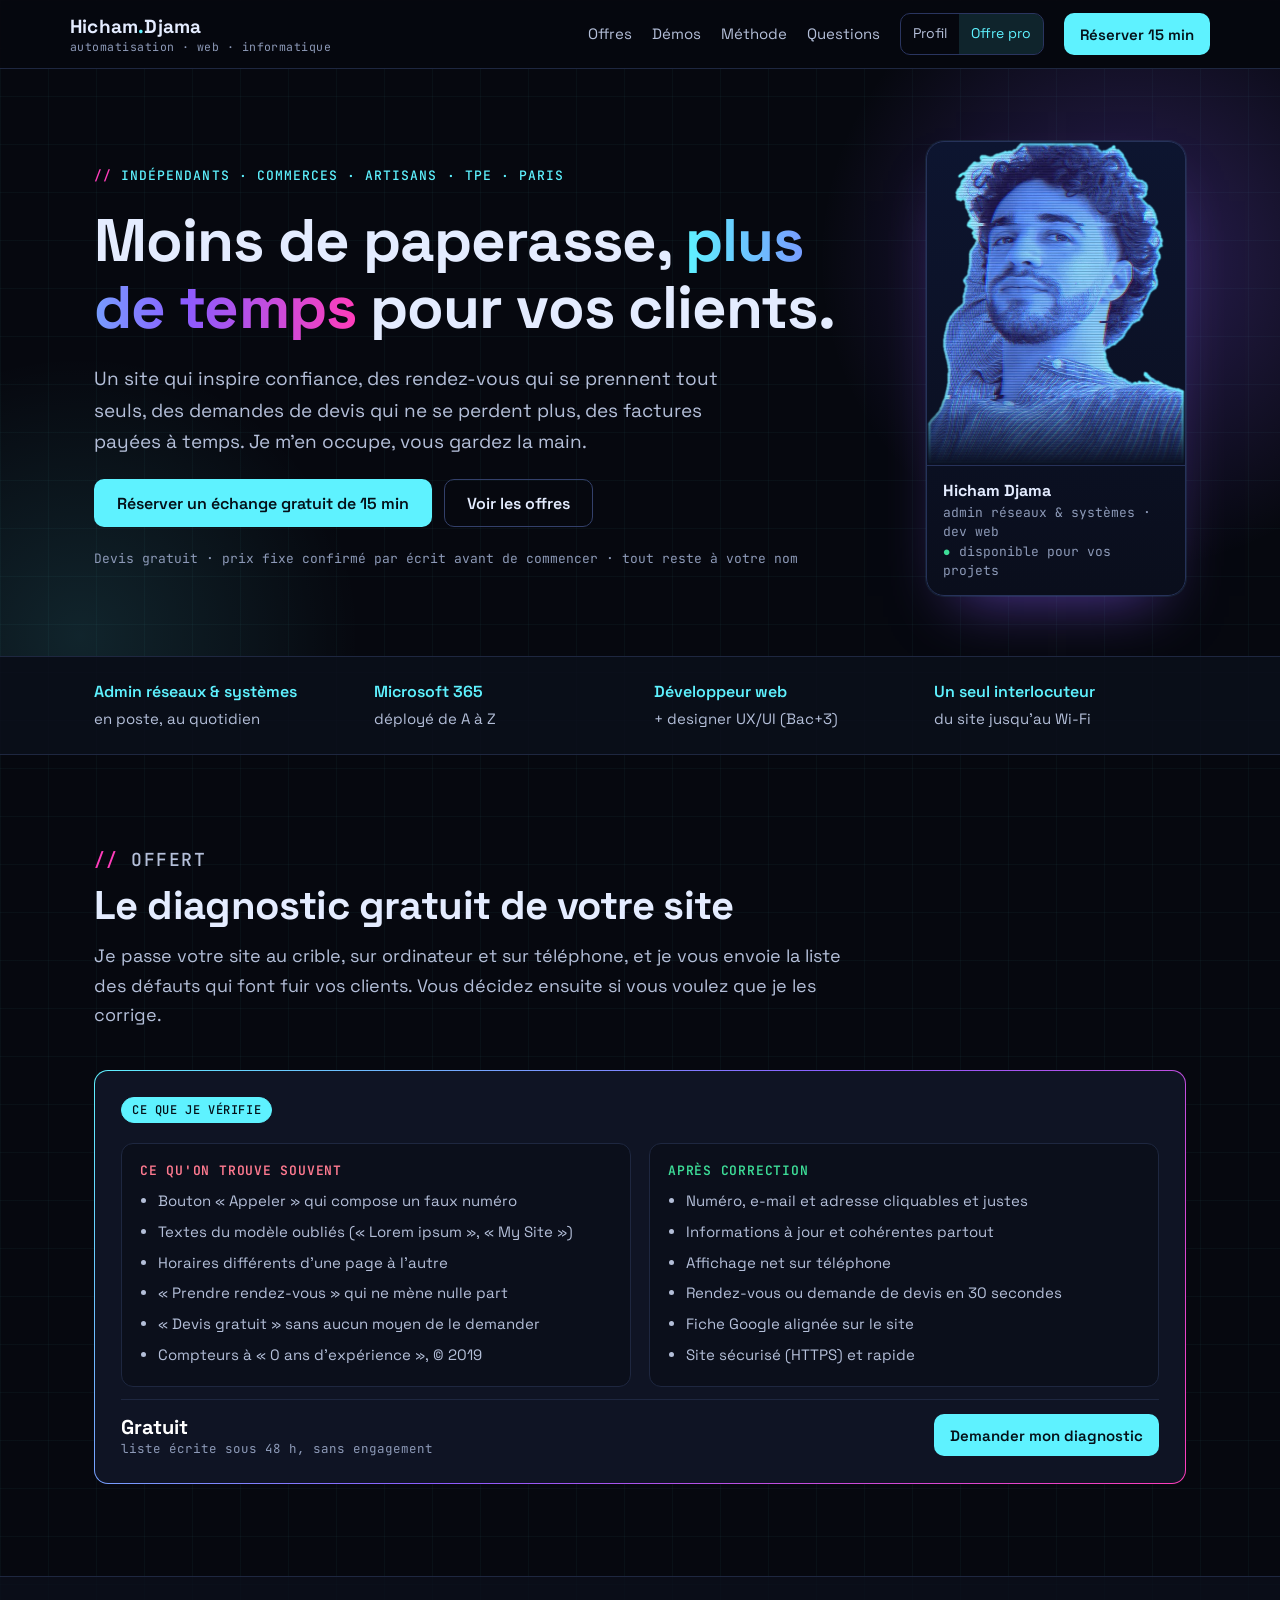
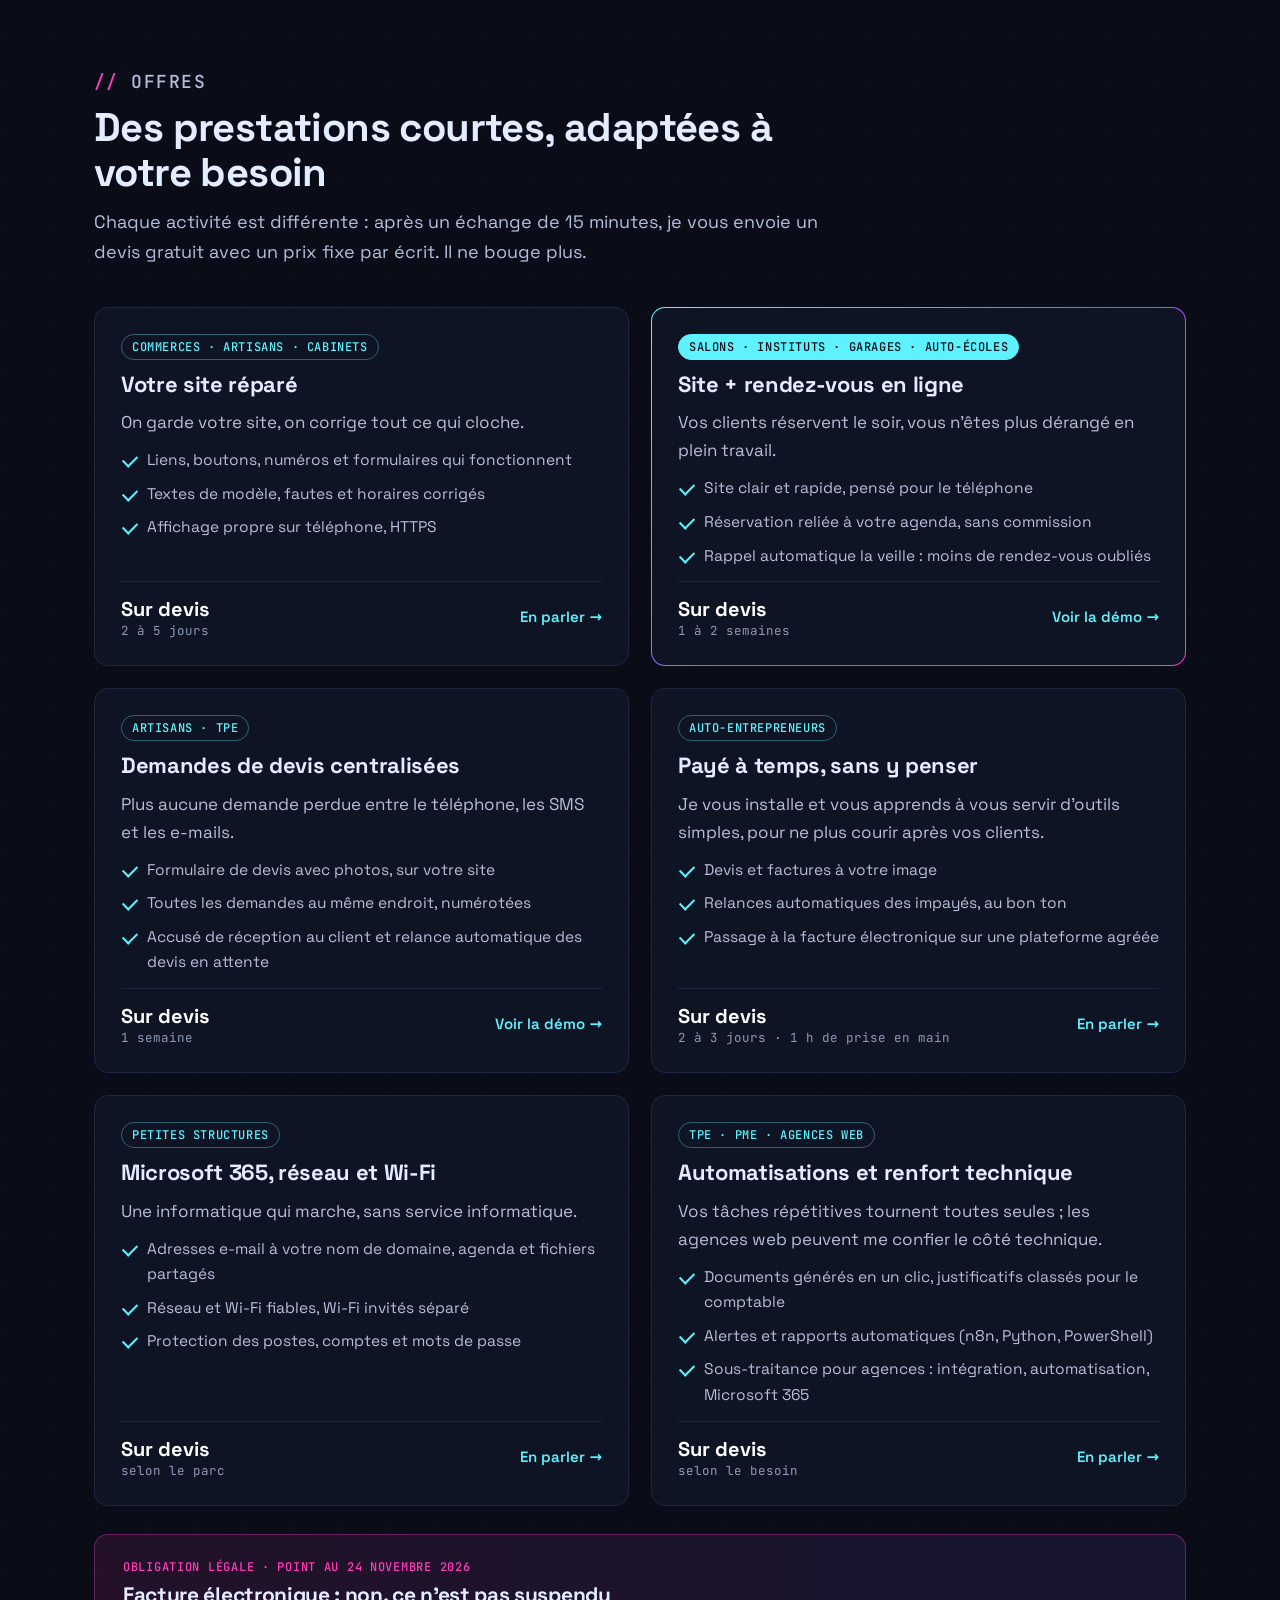
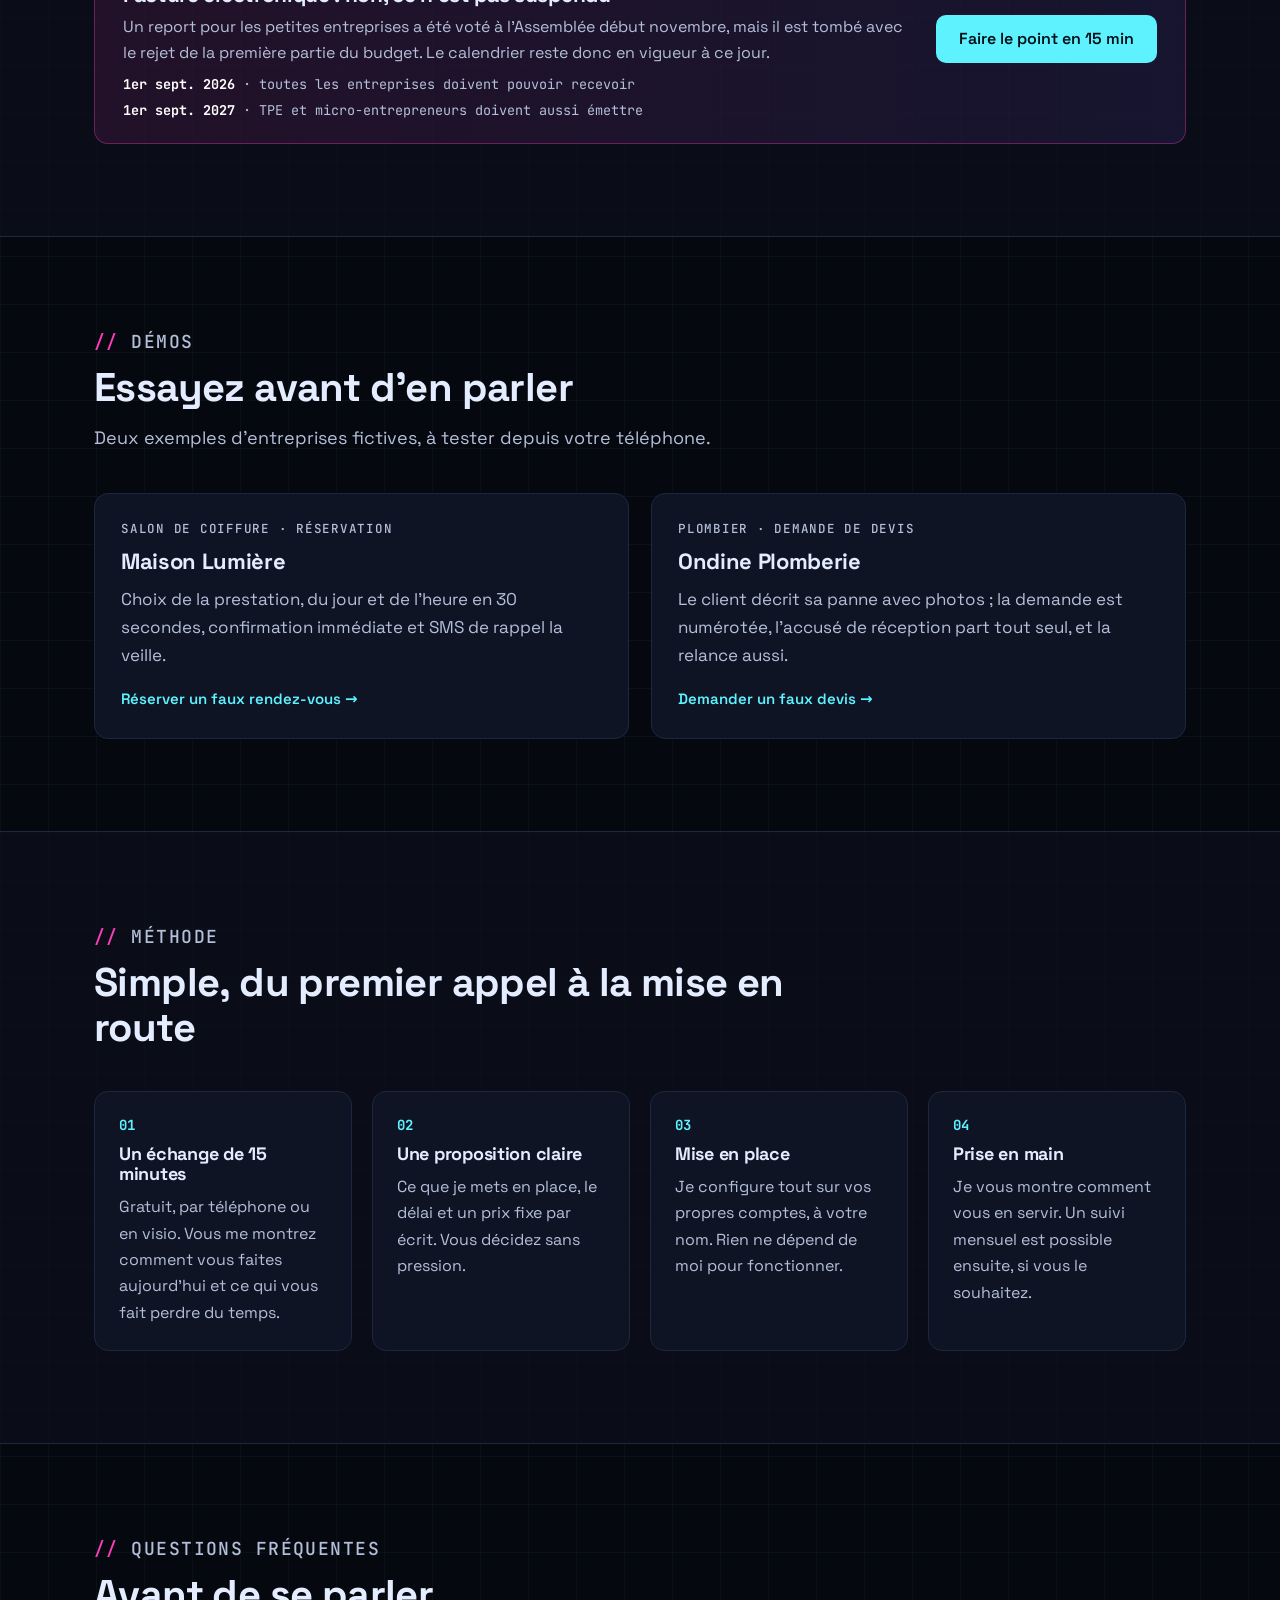
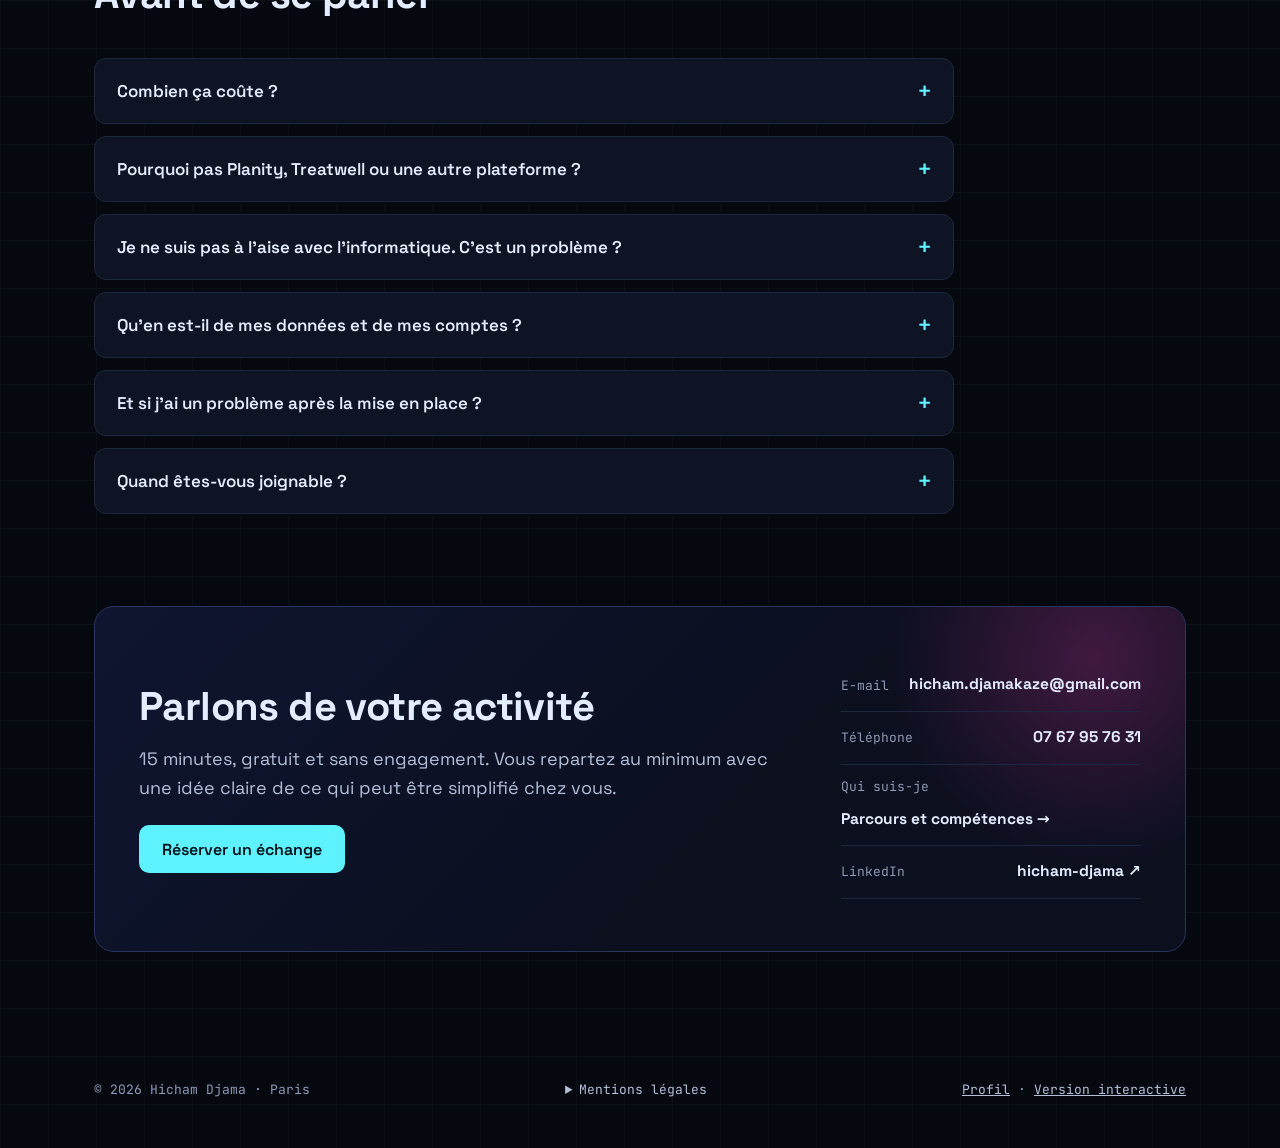
<file: services.html>
<!doctype html>
<html lang="fr">
<head>
<meta charset="utf-8">
<meta name="viewport" content="width=device-width, initial-scale=1">
<title>Offre pro — Sites, rendez-vous en ligne, automatisation et Microsoft 365 · Hicham Djama, Paris</title>
<meta name="description" content="Pour indépendants, commerces, artisans et TPE à Paris : site réparé ou refait, prise de rendez-vous en ligne avec rappels, demandes de devis centralisées, relances de factures, facture électronique, Microsoft 365 et réseau. Devis gratuit selon vos besoins, diagnostic de site offert.">
<link rel="canonical" href="https://hichamdjama.fr/services.html">
<meta property="og:type" content="website">
<meta property="og:title" content="Hicham Djama — Moins de paperasse, plus de temps pour vos clients">
<meta property="og:description" content="Site réparé, rendez-vous en ligne, devis centralisés, relances de factures, Microsoft 365. Devis gratuit selon vos besoins, diagnostic de site offert.">
<meta property="og:url" content="https://hichamdjama.fr/services.html">
<meta property="og:image" content="https://hichamdjama.fr/assets/og.jpg">
<meta name="twitter:card" content="summary_large_image">
<link rel="preload" as="font" type="font/woff2" href="assets/fonts/space-grotesk.woff2" crossorigin>
<link rel="stylesheet" href="assets/site.css">
<script type="application/ld+json">
{"@context":"https://schema.org","@type":"ProfessionalService","name":"Hicham Djama","url":"https://hichamdjama.fr/services.html","email":"hicham.djamakaze@gmail.com","telephone":"+33767957631","areaServed":["Paris","Île-de-France","France"],"address":{"@type":"PostalAddress","addressLocality":"Paris","addressCountry":"FR"},"founder":{"@type":"Person","name":"Hicham Djama"},"description":"Sites web, prise de rendez-vous en ligne, demandes de devis centralisées, relances de factures, facture électronique, Microsoft 365 et réseau pour indépendants et TPE."}
</script>
</head>
<body>
<a class="skip" href="#main">Aller au contenu</a>

<header class="top">
<div class="wrap nav">
<a class="brand" href="./">Hicham<span>.</span>Djama<small>automatisation · web · informatique</small></a>
<nav class="links" aria-label="Navigation principale">
<a class="hide-s" href="#offres">Offres</a>
<a class="hide-s" href="#demos">Démos</a>
<a class="hide-s" href="#methode">Méthode</a>
<a class="hide-s" href="#faq">Questions</a>
<span class="switch"><a href="./">Profil</a><a href="services.html" aria-current="page">Offre pro</a></span>
<a class="btn btn-p btn-sm js-book" href="#contact">Réserver 15 min</a>
</nav>
</div>
</header>

<main id="main">
<section class="hero" id="top">
<div class="wrap">
<div class="hero-txt">
<p class="eyebrow">Indépendants · commerces · artisans · TPE · Paris</p>
<h1>Moins de paperasse, <em>plus de temps</em> pour vos clients.</h1>
<p class="lead">Un site qui inspire confiance, des rendez-vous qui se prennent tout seuls, des demandes de devis qui ne se perdent plus, des factures payées à temps. Je m'en occupe, vous gardez la main.</p>
<div class="ctas">
<a class="btn btn-p js-book" href="#contact">Réserver un échange gratuit de 15 min</a>
<a class="btn btn-s" href="#offres">Voir les offres</a>
</div>
<p class="reassure">Devis gratuit · prix fixe confirmé par écrit avant de commencer · tout reste à votre nom</p>
</div>
<div class="hero-ph">
<figure class="ph">
<img src="assets/holo.webp" width="480" height="600" alt="Portrait de Hicham Djama">
<figcaption><b>Hicham Djama</b>admin réseaux & systèmes · dev web<br><i>●</i> disponible pour vos projets</figcaption>
</figure>
</div>
</div>
</section>

<div class="proof">
<ul class="wrap" aria-label="Pourquoi me faire confiance">
<li><b>Admin réseaux & systèmes</b>en poste, au quotidien</li>
<li><b>Microsoft 365</b>déployé de A à Z</li>
<li><b>Développeur web</b>+ designer UX/UI (Bac+3)</li>
<li><b>Un seul interlocuteur</b>du site jusqu'au Wi-Fi</li>
</ul>
</div>

<section class="blk" id="diagnostic">
<div class="wrap">
<div class="head">
<p class="eyebrow">Offert</p>
<h2>Le diagnostic gratuit de votre site</h2>
<p>Je passe votre site au crible, sur ordinateur et sur téléphone, et je vous envoie la liste des défauts qui font fuir vos clients. Vous décidez ensuite si vous voulez que je les corrige.</p>
</div>
<div class="card star">
<span class="tag">Ce que je vérifie</span>
<div class="ba">
<div class="bad">
<h4>Ce qu'on trouve souvent</h4>
<ul>
<li>Bouton « Appeler » qui compose un faux numéro</li>
<li>Textes du modèle oubliés (« Lorem ipsum », « My Site »)</li>
<li>Horaires différents d'une page à l'autre</li>
<li>« Prendre rendez-vous » qui ne mène nulle part</li>
<li>« Devis gratuit » sans aucun moyen de le demander</li>
<li>Compteurs à « 0 ans d'expérience », © 2019</li>
</ul>
</div>
<div class="good">
<h4>Après correction</h4>
<ul>
<li>Numéro, e-mail et adresse cliquables et justes</li>
<li>Informations à jour et cohérentes partout</li>
<li>Affichage net sur téléphone</li>
<li>Rendez-vous ou demande de devis en 30 secondes</li>
<li>Fiche Google alignée sur le site</li>
<li>Site sécurisé (HTTPS) et rapide</li>
</ul>
</div>
</div>
<div class="foot"><span class="price">Gratuit<small>liste écrite sous 48 h, sans engagement</small></span><a class="btn btn-p btn-sm js-book" href="#contact">Demander mon diagnostic</a></div>
</div>
</div>
</section>

<section class="blk alt" id="offres">
<div class="wrap">
<div class="head">
<p class="eyebrow">Offres</p>
<h2>Des prestations courtes, adaptées à votre besoin</h2>
<p>Chaque activité est différente : après un échange de 15 minutes, je vous envoie un devis gratuit avec un prix fixe par écrit. Il ne bouge plus.</p>
</div>
<div class="grid2">
<article class="card">
<span class="tag">Commerces · artisans · cabinets</span>
<h3>Votre site réparé</h3>
<p>On garde votre site, on corrige tout ce qui cloche.</p>
<ul class="checks">
<li>Liens, boutons, numéros et formulaires qui fonctionnent</li>
<li>Textes de modèle, fautes et horaires corrigés</li>
<li>Affichage propre sur téléphone, HTTPS</li>
</ul>
<div class="foot"><span class="price">Sur devis<small>2 à 5 jours</small></span><a class="js-book" href="#contact">En parler →</a></div>
</article>
<article class="card star">
<span class="tag">Salons · instituts · garages · auto-écoles</span>
<h3>Site + rendez-vous en ligne</h3>
<p>Vos clients réservent le soir, vous n'êtes plus dérangé en plein travail.</p>
<ul class="checks">
<li>Site clair et rapide, pensé pour le téléphone</li>
<li>Réservation reliée à votre agenda, sans commission</li>
<li>Rappel automatique la veille : moins de rendez-vous oubliés</li>
</ul>
<div class="foot"><span class="price">Sur devis<small>1 à 2 semaines</small></span><a href="demo-salon/">Voir la démo →</a></div>
</article>
<article class="card">
<span class="tag">Artisans · TPE</span>
<h3>Demandes de devis centralisées</h3>
<p>Plus aucune demande perdue entre le téléphone, les SMS et les e-mails.</p>
<ul class="checks">
<li>Formulaire de devis avec photos, sur votre site</li>
<li>Toutes les demandes au même endroit, numérotées</li>
<li>Accusé de réception au client et relance automatique des devis en attente</li>
</ul>
<div class="foot"><span class="price">Sur devis<small>1 semaine</small></span><a href="demo-artisan/">Voir la démo →</a></div>
</article>
<article class="card">
<span class="tag">Auto-entrepreneurs</span>
<h3>Payé à temps, sans y penser</h3>
<p>Je vous installe et vous apprends à vous servir d'outils simples, pour ne plus courir après vos clients.</p>
<ul class="checks">
<li>Devis et factures à votre image</li>
<li>Relances automatiques des impayés, au bon ton</li>
<li>Passage à la facture électronique sur une plateforme agréée</li>
</ul>
<div class="foot"><span class="price">Sur devis<small>2 à 3 jours · 1 h de prise en main</small></span><a class="js-book" href="#contact">En parler →</a></div>
</article>
<article class="card">
<span class="tag">Petites structures</span>
<h3>Microsoft 365, réseau et Wi-Fi</h3>
<p>Une informatique qui marche, sans service informatique.</p>
<ul class="checks">
<li>Adresses e-mail à votre nom de domaine, agenda et fichiers partagés</li>
<li>Réseau et Wi-Fi fiables, Wi-Fi invités séparé</li>
<li>Protection des postes, comptes et mots de passe</li>
</ul>
<div class="foot"><span class="price">Sur devis<small>selon le parc</small></span><a class="js-book" href="#contact">En parler →</a></div>
</article>
<article class="card">
<span class="tag">TPE · PME · agences web</span>
<h3>Automatisations et renfort technique</h3>
<p>Vos tâches répétitives tournent toutes seules ; les agences web peuvent me confier le côté technique.</p>
<ul class="checks">
<li>Documents générés en un clic, justificatifs classés pour le comptable</li>
<li>Alertes et rapports automatiques (n8n, Python, PowerShell)</li>
<li>Sous-traitance pour agences : intégration, automatisation, Microsoft 365</li>
</ul>
<div class="foot"><span class="price">Sur devis<small>selon le besoin</small></span><a class="js-book" href="#contact">En parler →</a></div>
</article>
</div>

<div class="callout" id="facture-electronique">
<div>
<span class="lbl">Obligation légale · point au 24 novembre 2026</span>
<h3>Facture électronique : non, ce n'est pas suspendu</h3>
<p>Un report pour les petites entreprises a été voté à l'Assemblée début novembre, mais il est tombé avec le rejet de la première partie du budget. Le calendrier reste donc en vigueur à ce jour.</p>
<div class="dates"><span><b>1er sept. 2026</b> · toutes les entreprises doivent pouvoir recevoir</span><span><b>1er sept. 2027</b> · TPE et micro-entrepreneurs doivent aussi émettre</span></div>
</div>
<a class="btn btn-p js-book" href="#contact">Faire le point en 15 min</a>
</div>
</div>
</section>

<section class="blk" id="demos">
<div class="wrap">
<div class="head">
<p class="eyebrow">Démos</p>
<h2>Essayez avant d'en parler</h2>
<p>Deux exemples d'entreprises fictives, à tester depuis votre téléphone.</p>
</div>
<div class="grid2">
<article class="card">
<p class="k">Salon de coiffure · réservation</p>
<h3>Maison Lumière</h3>
<p>Choix de la prestation, du jour et de l'heure en 30 secondes, confirmation immédiate et SMS de rappel la veille.</p>
<a class="more" href="demo-salon/">Réserver un faux rendez-vous →</a>
</article>
<article class="card">
<p class="k">Plombier · demande de devis</p>
<h3>Ondine Plomberie</h3>
<p>Le client décrit sa panne avec photos ; la demande est numérotée, l'accusé de réception part tout seul, et la relance aussi.</p>
<a class="more" href="demo-artisan/">Demander un faux devis →</a>
</article>
</div>
</div>
</section>

<section class="blk alt" id="methode">
<div class="wrap">
<div class="head">
<p class="eyebrow">Méthode</p>
<h2>Simple, du premier appel à la mise en route</h2>
</div>
<ol class="steps">
<li><h3>Un échange de 15 minutes</h3><p>Gratuit, par téléphone ou en visio. Vous me montrez comment vous faites aujourd'hui et ce qui vous fait perdre du temps.</p></li>
<li><h3>Une proposition claire</h3><p>Ce que je mets en place, le délai et un prix fixe par écrit. Vous décidez sans pression.</p></li>
<li><h3>Mise en place</h3><p>Je configure tout sur vos propres comptes, à votre nom. Rien ne dépend de moi pour fonctionner.</p></li>
<li><h3>Prise en main</h3><p>Je vous montre comment vous en servir. Un suivi mensuel est possible ensuite, si vous le souhaitez.</p></li>
</ol>
</div>
</section>

<section class="blk" id="faq">
<div class="wrap">
<div class="head"><p class="eyebrow">Questions fréquentes</p><h2>Avant de se parler</h2></div>
<div class="faq">
<details><summary>Combien ça coûte ?</summary><p>Ça dépend de ce dont vous avez besoin, c'est pourquoi tout est sur devis. Après l'échange de 15 minutes, je vous envoie gratuitement un prix fixe par écrit pour votre cas précis. Pas de facturation à l'heure qui s'envole, pas de surprise.</p></details>
<details><summary>Pourquoi pas Planity, Treatwell ou une autre plateforme ?</summary><p>Elles conviennent à certains. Avec votre propre réservation, il n'y a pas de commission par rendez-vous, vos clients restent les vôtres et la réservation se fait sur votre site, à votre image.</p></details>
<details><summary>Je ne suis pas à l'aise avec l'informatique. C'est un problème ?</summary><p>Non, c'est justement pour ça que j'existe. Je choisis des outils simples, je configure tout et je vous montre comment vous en servir, à votre rythme.</p></details>
<details><summary>Qu'en est-il de mes données et de mes comptes ?</summary><p>Tout est créé à votre nom, sur vos propres comptes. Vous gardez la main sur vos outils et vos données, même après la mission.</p></details>
<details><summary>Et si j'ai un problème après la mise en place ?</summary><p>La prise en main est incluse. Si vous voulez quelqu'un sous la main dans la durée, un suivi mensuel est possible en option.</p></details>
<details><summary>Quand êtes-vous joignable ?</summary><p>Je réponds aux messages chaque soir. Les interventions se font en soirée et le week-end, à distance partout en France ou sur place à Paris et en Île-de-France.</p></details>
</div>
</div>
</section>

<section class="blk" id="contact" style="padding-top:0">
<div class="wrap">
<div class="cta">
<div class="l">
<h2>Parlons de votre activité</h2>
<p>15 minutes, gratuit et sans engagement. Vous repartez au minimum avec une idée claire de ce qui peut être simplifié chez vous.</p>
<p style="margin-top:8px"><a class="btn btn-p js-book" href="mailto:hicham.djamakaze@gmail.com?subject=Demande%20d%27%C3%A9change%20de%2015%20minutes">Réserver un échange</a></p>
</div>
<div class="r">
<a class="line" href="mailto:hicham.djamakaze@gmail.com"><span>E-mail</span><b>hicham.djamakaze@gmail.com</b></a>
<a class="line" href="tel:+33767957631"><span>Téléphone</span><b>07 67 95 76 31</b></a>
<a class="line" href="./"><span>Qui suis-je</span><b>Parcours et compétences →</b></a>
<a class="line" href="https://www.linkedin.com/in/hicham-djama-5186291b6/" target="_blank" rel="noopener"><span>LinkedIn</span><b>hicham-djama ↗</b></a>
</div>
</div>
</div>
</section>
</main>

<footer>
<div class="wrap">
<p>© <span class="js-y">2026</span> Hicham Djama · Paris</p>
<details>
<summary>Mentions légales</summary>
<p>Éditeur du site : Hicham Djama, Paris · hicham.djamakaze@gmail.com.<!-- À ajouter dès l'immatriculation : « Entrepreneur individuel — SIRET … » --> Hébergement : GitHub Pages, GitHub, Inc. Ce site n'utilise aucun cookie ni outil de mesure d'audience.</p>
</details>
<p><a href="./">Profil</a> · <a href="interactif.html">Version interactive</a></p>
</div>
</footer>

<script src="assets/site.js"></script>
</body>
</html>
</file>
<file: assets/site.css>
/* Styles communs : index.html (présentation) et services.html (offre pro) */
/* Polices hébergées sur le site (licence OFL, voir assets/fonts) : aucune requête vers Google */
@font-face{font-family:"Space Grotesk";font-style:normal;font-weight:300 700;font-display:swap;src:url(fonts/space-grotesk.woff2) format("woff2-variations"),url(fonts/space-grotesk.woff2) format("woff2")}
@font-face{font-family:"JetBrains Mono";font-style:normal;font-weight:100 800;font-display:swap;src:url(fonts/jetbrains-mono.woff2) format("woff2-variations"),url(fonts/jetbrains-mono.woff2) format("woff2")}
:root{--bg:#06080F;--bg2:#0B0F1B;--panel:#0F1424;--panel2:#131A2E;--line:#1E2740;--line2:#2A3560;--ink:#E4ECFF;--ink2:#B4BFD9;--muted:#8D9AB8;--cyan:#5EF2FF;--violet:#8B5CFF;--pink:#FF3DBB;--green:#3DDC97;--r:14px;--max:1140px;--mono:"JetBrains Mono",ui-monospace,monospace;--sans:"Space Grotesk",Inter,system-ui,sans-serif}
*{box-sizing:border-box}
html{scroll-behavior:smooth;scroll-padding-top:84px}
@media (prefers-reduced-motion:reduce){html{scroll-behavior:auto}*{animation:none!important;transition:none!important}}
body{margin:0;background:var(--bg);color:var(--ink);font:400 17px/1.65 var(--sans);-webkit-font-smoothing:antialiased;
  background-image:linear-gradient(rgba(94,242,255,.035) 1px,transparent 1px),linear-gradient(90deg,rgba(94,242,255,.035) 1px,transparent 1px);background-size:48px 48px}
h1,h2,h3,h4{font-family:var(--sans);line-height:1.12;margin:0;letter-spacing:-.015em;font-weight:700}
p{margin:0}
a{color:var(--cyan)}a:hover{color:#fff}
img{max-width:100%;display:block}
strong{color:#fff;font-weight:600}
.wrap{max-width:var(--max);margin:0 auto;padding:0 24px}
@media (max-width:520px){.wrap{padding:0 16px}}
.skip{position:absolute;left:-999px;top:8px;background:var(--cyan);color:#000;padding:10px 14px;border-radius:8px;z-index:30}.skip:focus{left:8px}
:focus-visible{outline:2px solid var(--cyan);outline-offset:3px;border-radius:6px}
.eyebrow{font:500 13px/1.4 var(--mono);letter-spacing:.08em;text-transform:uppercase;color:var(--cyan)}
.eyebrow::before{content:"// ";color:var(--pink)}
.mono{font-family:var(--mono)}

/* header */
header.top{position:sticky;top:0;z-index:20;background:rgba(6,8,15,.86);backdrop-filter:saturate(1.3) blur(10px);-webkit-backdrop-filter:saturate(1.3) blur(10px);border-bottom:1px solid var(--line)}
.nav{display:flex;align-items:center;justify-content:space-between;gap:12px 20px;min-height:68px;flex-wrap:wrap;padding:8px 0}
.brand{font:700 19px var(--sans);color:var(--ink);text-decoration:none;letter-spacing:.01em}
.brand span{color:var(--cyan)}
.brand small{display:block;font:400 11.5px var(--mono);color:var(--muted);letter-spacing:.04em}
.links{display:flex;align-items:center;gap:6px 20px;flex-wrap:wrap;font-size:15px}
.links a{color:var(--ink2);text-decoration:none}.links a:hover,.links a[aria-current]{color:#fff}
.links a[aria-current]{box-shadow:inset 0 -2px 0 var(--cyan)}
.links a.btn-p,.links a.btn-p:hover{color:#041018}
@media (max-width:820px){.links a.hide-s{display:none}}
.switch{display:inline-flex;border:1px solid var(--line2);border-radius:10px;overflow:hidden;font-size:14px}
.switch a{padding:8px 12px;color:var(--ink2);text-decoration:none}
.switch a[aria-current]{background:rgba(94,242,255,.12);color:var(--cyan);box-shadow:none}

/* buttons */
.btn{display:inline-flex;align-items:center;justify-content:center;gap:8px;min-height:48px;padding:12px 22px;border-radius:10px;font:600 16px var(--sans);text-decoration:none;border:1px solid transparent;cursor:pointer;transition:box-shadow .2s,background .2s,border-color .2s,color .2s;text-align:center}
.btn-p{background:var(--cyan);color:#041018}.btn-p:hover{color:#041018;box-shadow:0 0 0 1px var(--cyan),0 0 28px rgba(94,242,255,.45)}
.btn-s{background:transparent;color:var(--ink);border-color:#33406A}.btn-s:hover{border-color:var(--cyan);color:#fff}
.btn-sm{min-height:42px;padding:9px 15px;font-size:15px}
.ctas{display:flex;flex-wrap:wrap;gap:12px}

/* hero */
.hero{padding:72px 0 60px;position:relative;overflow:hidden}
.hero::before{content:"";position:absolute;right:-160px;top:-120px;width:620px;height:620px;border-radius:50%;background:radial-gradient(closest-side,rgba(139,92,255,.28),transparent);pointer-events:none}
.hero::after{content:"";position:absolute;left:-200px;bottom:-260px;width:560px;height:560px;border-radius:50%;background:radial-gradient(closest-side,rgba(94,242,255,.12),transparent);pointer-events:none}
.hero .wrap{display:flex;flex-wrap:wrap;gap:44px;align-items:center;position:relative;z-index:1}
.hero-txt{flex:999 1 520px;min-width:0;display:flex;flex-direction:column;gap:22px}
.hero h1{font-size:clamp(36px,5.4vw,60px)}
.hero h1 em,.grad{font-style:normal;background:linear-gradient(90deg,var(--cyan),var(--violet) 55%,var(--pink));-webkit-background-clip:text;background-clip:text;color:transparent}
.lead{font-size:19px;color:var(--ink2);max-width:640px}
.reassure{font:400 13px/1.6 var(--mono);color:var(--muted)}
.hero-ph{flex:1 1 260px;min-width:0;display:flex;justify-content:center}
.ph{width:300px;max-width:100%;margin:0;border-radius:18px;overflow:hidden;background:linear-gradient(180deg,#0D1530,#0A0E1C);border:1px solid #26325A;box-shadow:0 0 0 1px rgba(94,242,255,.08),0 30px 60px -30px rgba(139,92,255,.6)}
.ph img{width:100%;height:auto}
.ph figcaption{padding:14px 16px;font:400 13px/1.5 var(--mono);color:var(--muted);border-top:1px solid #26325A}
.ph figcaption b{display:block;font:700 16px var(--sans);color:var(--ink);margin-bottom:2px}
.ph figcaption i{font-style:normal;color:var(--green)}

/* stats strip */
.proof{border-top:1px solid var(--line);border-bottom:1px solid var(--line);background:rgba(11,15,27,.8)}
.proof ul{list-style:none;margin:0 auto;padding:22px 24px;display:grid;grid-template-columns:repeat(auto-fit,minmax(min(100%,210px),1fr));gap:16px 28px}
.proof li{font-size:15px;color:var(--ink2);display:flex;flex-direction:column;gap:2px}
.proof li b{color:var(--cyan);font-weight:600;font-size:16px}

/* sections */
section.blk{padding:92px 0}
@media (max-width:620px){section.blk{padding:64px 0}}
.head{max-width:760px;display:flex;flex-direction:column;gap:12px;margin-bottom:40px}
.head h2,.cta h2{font-size:clamp(28px,3.8vw,40px)}
.head p{color:var(--ink2);font-size:18px}
.alt{background:rgba(11,15,27,.75);border-top:1px solid var(--line);border-bottom:1px solid var(--line)}

/* grids & cards */
.grid2{display:grid;grid-template-columns:repeat(auto-fit,minmax(min(100%,420px),1fr));gap:22px}
.grid3{display:grid;grid-template-columns:repeat(auto-fit,minmax(min(100%,300px),1fr));gap:20px}
.card{background:var(--panel);border:1px solid var(--line);border-radius:var(--r);padding:26px;display:flex;flex-direction:column;gap:12px;min-width:0}
.card:hover{border-color:#34437A}
.card.star{background:linear-gradient(var(--panel),var(--panel)) padding-box,linear-gradient(135deg,var(--cyan),var(--violet),var(--pink)) border-box;border:1.5px solid transparent}
.tag{align-self:flex-start;font:500 12px var(--mono);letter-spacing:.05em;text-transform:uppercase;color:var(--cyan);border:1px solid rgba(94,242,255,.35);padding:4px 10px;border-radius:999px}
.card.star .tag{background:var(--cyan);color:#041018;border-color:var(--cyan)}
.card h3{font-size:22px}
.card p{color:var(--ink2)}
.checks{margin:0;padding:0;list-style:none;display:flex;flex-direction:column;gap:8px;font-size:15.5px;color:var(--ink2)}
.checks li{position:relative;padding-left:26px}
.checks li::before{content:"";position:absolute;left:2px;top:7px;width:12px;height:7px;border-left:2px solid var(--cyan);border-bottom:2px solid var(--cyan);transform:rotate(-45deg)}
.foot{margin-top:auto;padding-top:14px;border-top:1px solid var(--line);display:flex;justify-content:space-between;align-items:center;gap:10px 14px;flex-wrap:wrap;font-size:15px}
.price{font:700 20px var(--sans);color:#fff}
.price small{display:block;font:400 12.5px var(--mono);color:var(--muted)}
.foot a{font-weight:600;text-decoration:none}
.chips{display:flex;flex-wrap:wrap;gap:8px}
.chips span{font:400 12.5px var(--mono);padding:4px 10px;border-radius:6px;background:#141B30;border:1px solid var(--line);color:var(--ink2)}
.k{font:500 12.5px var(--mono);color:var(--pink);text-transform:uppercase;letter-spacing:.06em}
a.more{margin-top:auto;padding-top:6px;font-weight:600;text-decoration:none;font-size:15px}

/* timeline */
.tl{list-style:none;margin:0;padding:0 0 0 22px;display:flex;flex-direction:column;gap:26px;border-left:1px solid var(--line2)}
.tl>li{position:relative;display:flex;flex-direction:column;gap:6px}
.tl>li::before{content:"";position:absolute;left:-29px;top:7px;width:12px;height:12px;border-radius:50%;background:var(--bg);border:2px solid var(--cyan);box-shadow:0 0 10px rgba(94,242,255,.6)}
.tl>li.edu::before{border-color:var(--violet);box-shadow:0 0 10px rgba(139,92,255,.6)}
.tl h3{font-size:19px}
.tl .when{font:400 13px var(--mono);color:var(--muted)}
.tl ul{margin:4px 0 0;padding-left:18px;color:var(--ink2);font-size:15.5px;display:flex;flex-direction:column;gap:4px}

/* skills */
.skillgrid{display:grid;grid-template-columns:repeat(auto-fit,minmax(min(100%,250px),1fr));gap:18px}
.sk{background:var(--panel);border:1px solid var(--line);border-radius:var(--r);padding:22px;display:flex;flex-direction:column;gap:12px}
.sk h3{font-size:17px;display:flex;align-items:center;gap:10px}
.sk h3 i{font:500 12px var(--mono);font-style:normal;color:var(--pink)}
.sk ul{list-style:none;margin:0;padding:0;display:flex;flex-wrap:wrap;gap:8px}
.sk li{font:400 13px var(--mono);padding:6px 10px;border-radius:6px;background:rgba(94,242,255,.07);border:1px solid rgba(94,242,255,.22);color:var(--cyan)}

/* steps */
.steps{list-style:none;margin:0;padding:0;display:grid;grid-template-columns:repeat(auto-fit,minmax(min(100%,240px),1fr));gap:20px;counter-reset:s}
.steps li{background:var(--panel);border:1px solid var(--line);border-radius:var(--r);padding:24px;display:flex;flex-direction:column;gap:10px;counter-increment:s}
.steps li::before{content:"0" counter(s);font:700 14px var(--mono);color:var(--cyan)}
.steps h3{font-size:18px}
.steps p{color:var(--ink2);font-size:16px}

/* callout */
.callout{margin-top:28px;background:linear-gradient(90deg,rgba(255,61,187,.10),rgba(139,92,255,.10));border:1px solid rgba(255,61,187,.35);border-radius:var(--r);padding:24px 28px;display:flex;flex-wrap:wrap;gap:18px 32px;align-items:center;justify-content:space-between}
.callout>div{flex:999 1 460px;min-width:0;display:flex;flex-direction:column;gap:8px}
.callout h3{font-size:21px}
.callout .lbl{font:500 12px var(--mono);color:var(--pink);letter-spacing:.06em;text-transform:uppercase}
.callout p{color:var(--ink2);font-size:16px}
.dates{display:flex;flex-wrap:wrap;gap:8px 18px;font:400 13.5px var(--mono);color:var(--ink2)}
.dates b{color:#fff}

/* before / after */
.ba{display:grid;grid-template-columns:repeat(auto-fit,minmax(min(100%,300px),1fr));gap:18px;margin-top:8px}
.ba>div{border-radius:12px;padding:18px;border:1px solid var(--line);background:var(--bg2);display:flex;flex-direction:column;gap:10px}
.ba h4{font:600 13px var(--mono);letter-spacing:.06em;text-transform:uppercase}
.ba .bad h4{color:#FF7A90}.ba .good h4{color:var(--green)}
.ba ul{margin:0;padding-left:18px;color:var(--ink2);font-size:15px;display:flex;flex-direction:column;gap:6px}

/* faq */
.faq{display:flex;flex-direction:column;gap:12px;max-width:860px}
.faq details{background:var(--panel);border:1px solid var(--line);border-radius:12px;padding:0 22px}
.faq details[open]{border-color:#34437A}
.faq summary{cursor:pointer;list-style:none;padding:18px 0;font-weight:600;font-size:17px;display:flex;justify-content:space-between;gap:16px;align-items:center}
.faq summary::-webkit-details-marker{display:none}
.faq summary::after{content:"+";font:500 22px var(--mono);color:var(--cyan);line-height:1}
.faq details[open] summary::after{content:"−"}
.faq details p{padding:0 0 18px;color:var(--ink2)}

/* contact */
.cta{position:relative;overflow:hidden;background:linear-gradient(135deg,#0E1530,#0B0F1E 60%);border:1px solid var(--line2);border-radius:20px;padding:52px 44px;display:flex;flex-wrap:wrap;gap:36px;align-items:center;justify-content:space-between}
@media (max-width:620px){.cta{padding:32px 20px}}
.cta::before{content:"";position:absolute;right:-120px;top:-160px;width:420px;height:420px;border-radius:50%;background:radial-gradient(closest-side,rgba(255,61,187,.22),transparent);pointer-events:none}
.cta .l{flex:999 1 420px;min-width:0;display:flex;flex-direction:column;gap:14px;position:relative}
.cta p{color:var(--ink2);font-size:18px}
.cta .r{flex:1 1 300px;min-width:0;display:flex;flex-direction:column;position:relative}
.cta .line{display:flex;justify-content:space-between;gap:12px;padding:13px 0;border-bottom:1px solid var(--line);color:var(--ink);text-decoration:none;font-size:15.5px;flex-wrap:wrap}
.cta .line span{font:400 13px var(--mono);color:var(--muted);align-self:center}
.cta .line b{overflow-wrap:anywhere}
.cta .line:hover{color:var(--cyan)}

/* two-door (index → services) */
.door{display:flex;flex-wrap:wrap;gap:18px 28px;align-items:center;justify-content:space-between;background:linear-gradient(90deg,rgba(94,242,255,.08),rgba(139,92,255,.10));border:1px solid rgba(94,242,255,.3);border-radius:var(--r);padding:26px 28px}
.door>div{flex:999 1 420px;min-width:0;display:flex;flex-direction:column;gap:6px}
.door h3{font-size:22px}
.door p{color:var(--ink2)}

footer{padding:36px 0 48px;color:var(--muted);font:400 13px/1.6 var(--mono)}
footer .wrap{display:flex;flex-wrap:wrap;gap:14px 28px;justify-content:space-between;align-items:flex-start}
footer a{color:var(--ink2)}
footer details{max-width:640px}
footer summary{cursor:pointer;color:var(--ink2)}
footer details p{margin-top:10px}
</file>
